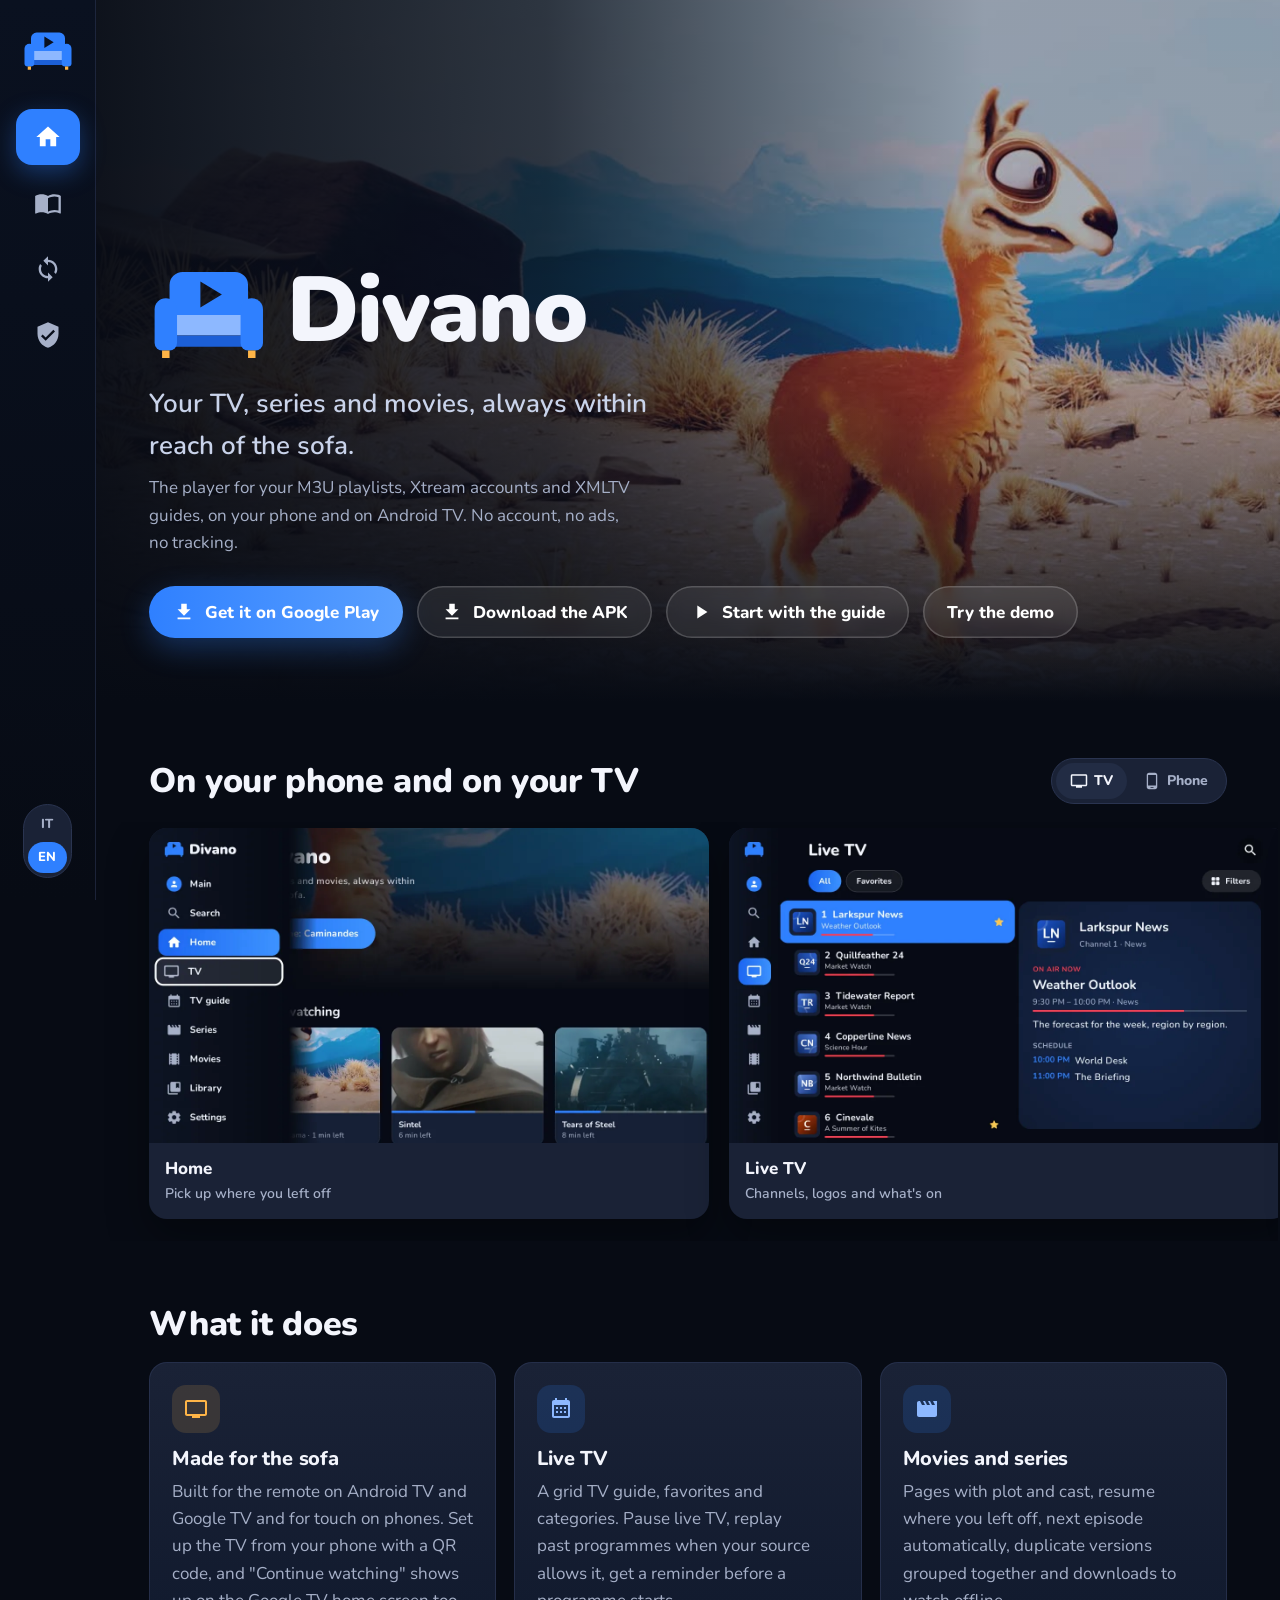
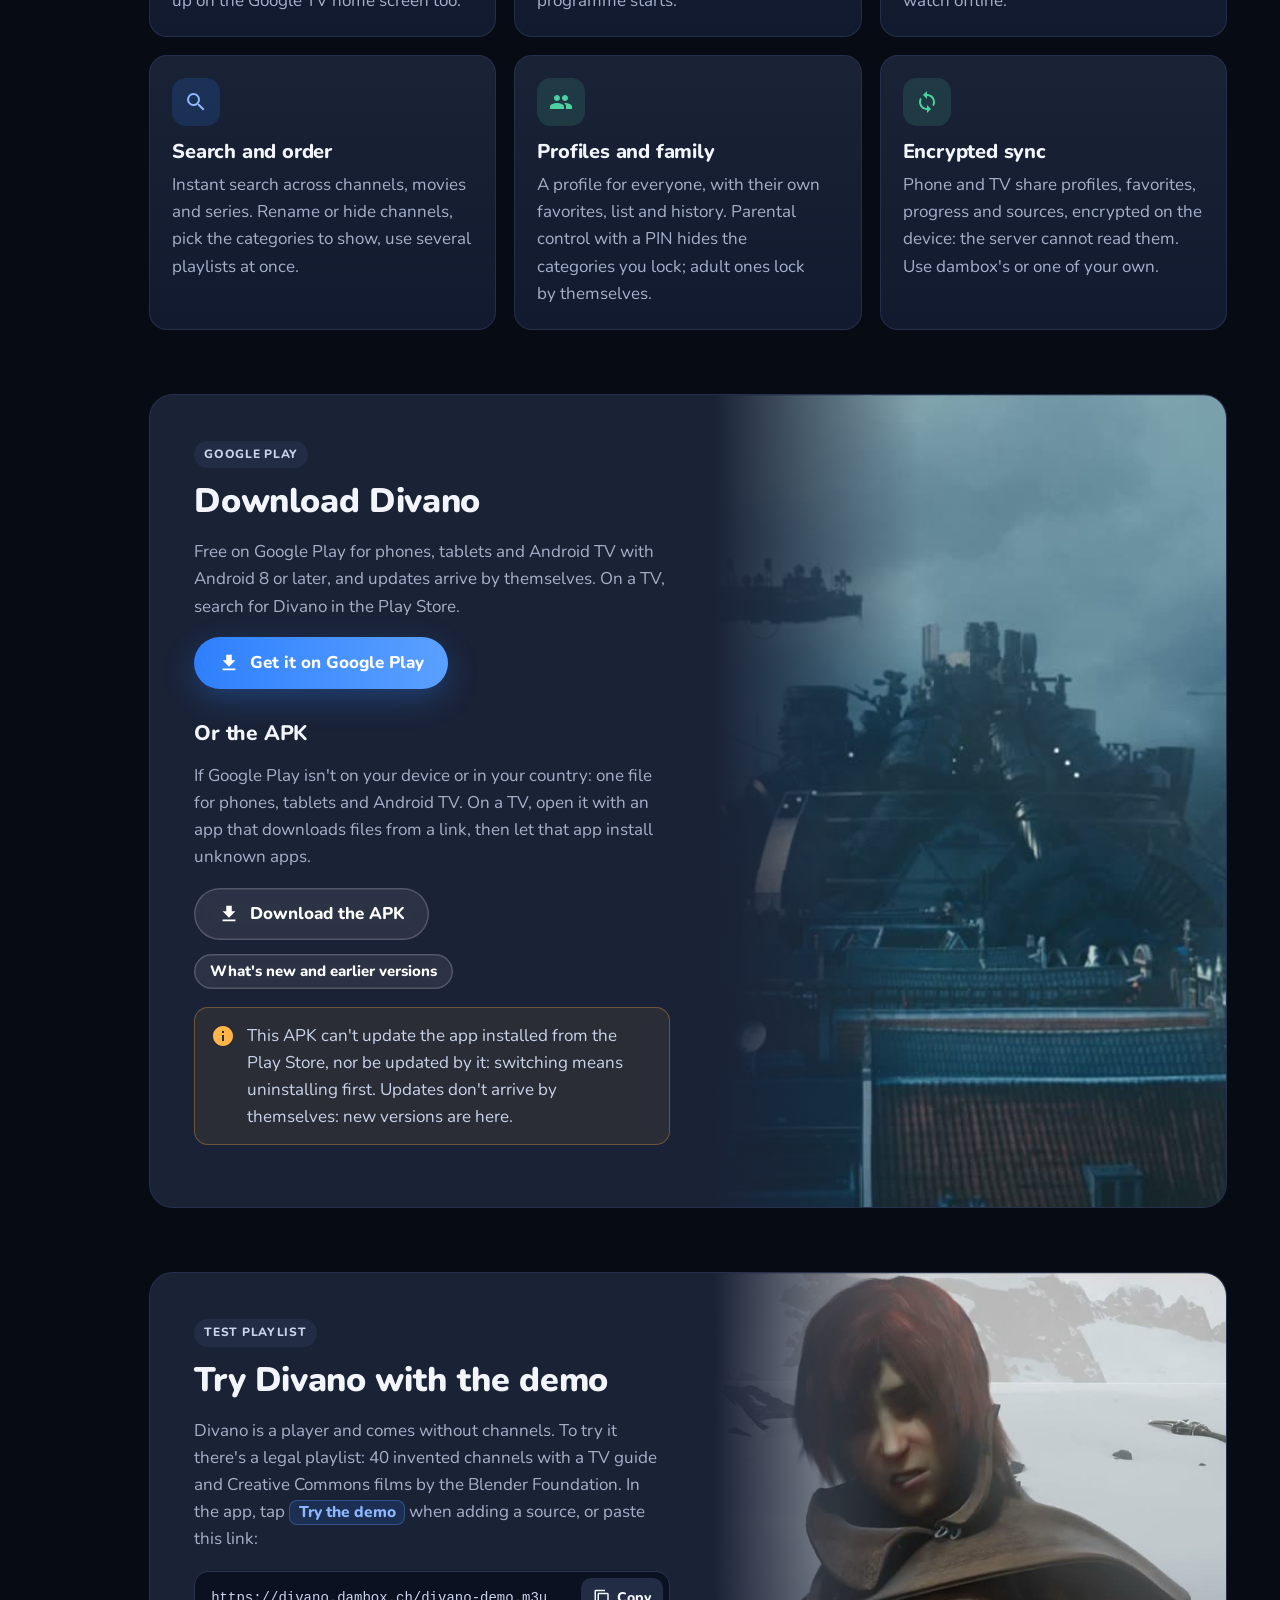
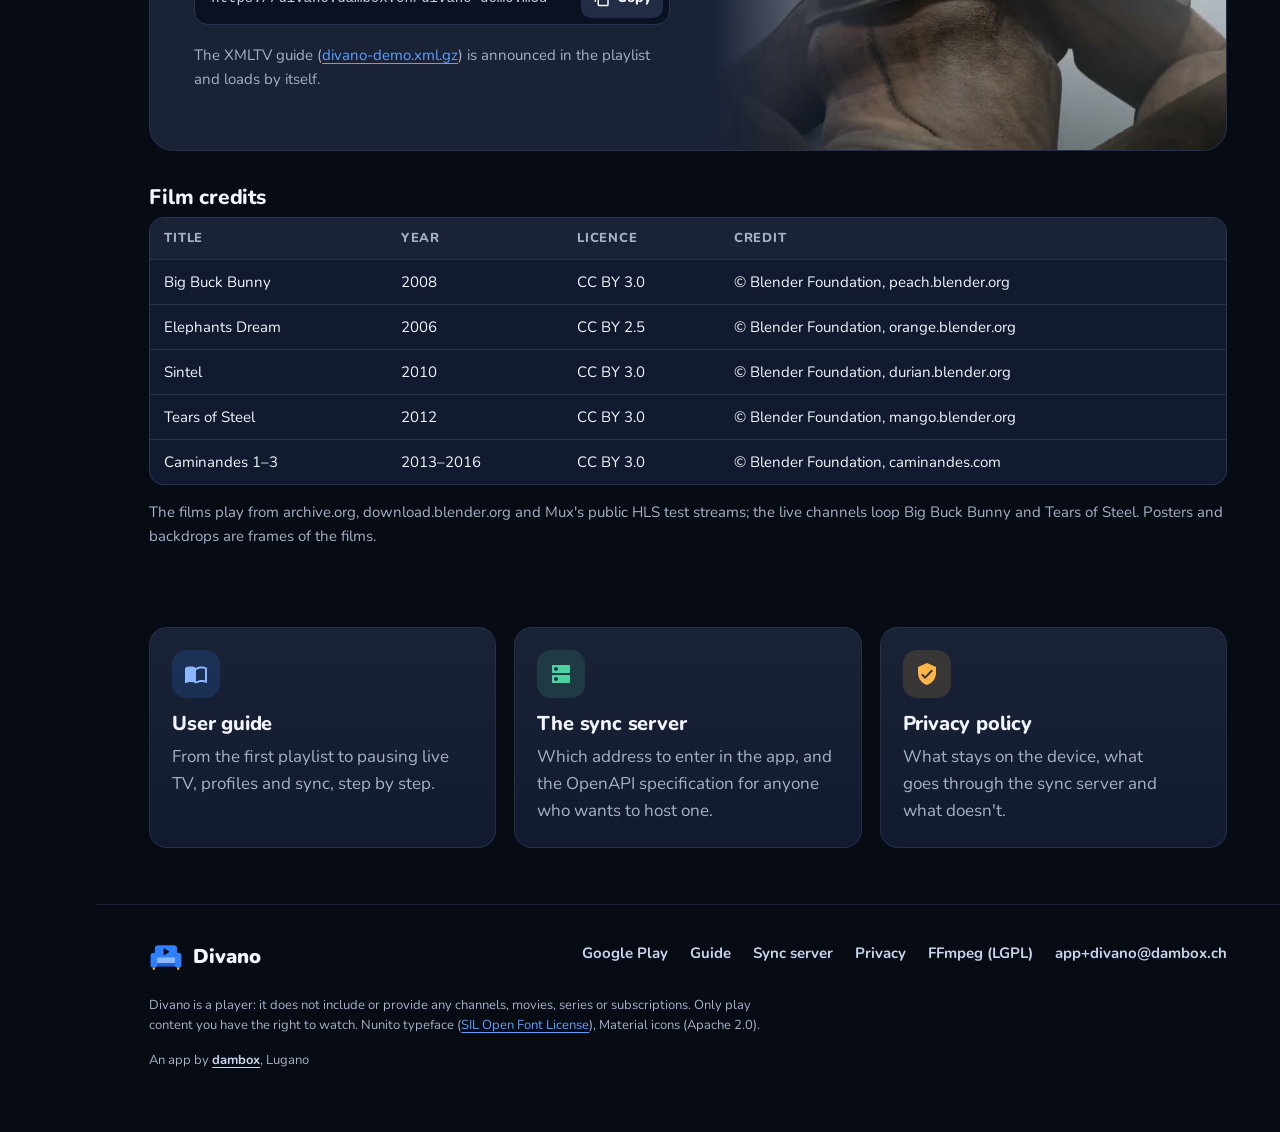
<file: index.html>
<!doctype html>
<html lang="it" data-title-it="Divano – Lettore IPTV per telefono e Android TV" data-title-en="Divano – IPTV player for phone and Android TV" data-description-it="Divano riproduce playlist M3U, account Xtream e guide XMLTV su telefono e Android TV. Gratis, senza account, pubblicità né tracciamento." data-description-en="Divano plays M3U playlists, Xtream accounts and XMLTV guides on phones and Android TV. Free, with no account, no ads and no tracking.">
<head>
<meta charset="utf-8">
<meta name="viewport" content="width=device-width, initial-scale=1, viewport-fit=cover">
<title>Divano – Lettore IPTV per telefono e Android TV</title>
<meta name="description" content="Divano riproduce playlist M3U, account Xtream e guide XMLTV su telefono e Android TV. Gratis, senza account, pubblicità né tracciamento.">
<meta name="theme-color" content="#070B14">
<link rel="alternate" hreflang="it" href="https://divano.dambox.ch/?lang=it">
<link rel="alternate" hreflang="en" href="https://divano.dambox.ch/?lang=en">
<link rel="alternate" hreflang="x-default" href="https://divano.dambox.ch/">
<meta property="og:type" content="website">
<meta property="og:site_name" content="Divano">
<meta property="og:url" content="https://divano.dambox.ch/">
<meta property="og:title" content="Divano – Lettore IPTV per telefono e Android TV">
<meta property="og:description" content="Divano riproduce playlist M3U, account Xtream e guide XMLTV su telefono e Android TV. Gratis, senza account, pubblicità né tracciamento.">
<meta property="og:locale" content="it_IT">
<meta property="og:locale:alternate" content="en_US">
<meta property="og:image" content="https://divano.dambox.ch/assets/og.jpg">
<meta property="og:image:width" content="1024">
<meta property="og:image:height" content="500">
<meta property="og:image:alt" content="Divano">
<meta name="twitter:card" content="summary_large_image">
<link rel="icon" href="assets/favicon-32.png" sizes="32x32">
<link rel="apple-touch-icon" href="assets/icon-180.png">
<link rel="preload" href="assets/nunito.ttf" as="font" type="font/ttf" crossorigin>
<link rel="stylesheet" href="assets/site.css?v=fe857396">
<script>!function(){var d=document.documentElement,q=new URLSearchParams(location.search).get("lang"),l=q;if(l!=="it"&&l!=="en"){try{l=localStorage.getItem("divano-lang")}catch(e){}}if(l!=="it"&&l!=="en")l=/^it\b/i.test(navigator.language||"")?"it":"en";d.dataset.lang=l;d.lang=l;var c=document.createElement("link"),a;c.rel="canonical";a=document.querySelector('link[hreflang="'+(q==="it"||q==="en"?q:"x-default")+'"]');if(a){c.href=a.href;document.head.appendChild(c)}}()</script>
<script src="assets/site.js?v=cee8cc9e" defer></script>
<script type="application/ld+json">{"@context": "https://schema.org", "@graph": [{"@type": "WebSite", "@id": "https://divano.dambox.ch/#website", "url": "https://divano.dambox.ch/", "name": "Divano", "inLanguage": ["it", "en"], "publisher": {"@id": "https://dambox.ch/#organization"}}, {"@type": "SoftwareApplication", "@id": "https://divano.dambox.ch/#app", "name": "Divano", "url": "https://divano.dambox.ch/", "description": "Divano riproduce playlist M3U, account Xtream e guide XMLTV su telefono e Android TV. Gratis, senza account, pubblicità né tracciamento.", "applicationCategory": "MultimediaApplication", "operatingSystem": "Android, Android TV", "installUrl": "https://play.google.com/store/apps/details?id=ch.dambox.divano", "offers": {"@type": "Offer", "price": "0", "priceCurrency": "CHF"}, "screenshot": ["https://divano.dambox.ch/assets/shots/it/tv-01-home.webp", "https://divano.dambox.ch/assets/shots/it/phone-01-home.webp"], "publisher": {"@id": "https://dambox.ch/#organization"}}, {"@type": "Organization", "@id": "https://dambox.ch/#organization", "name": "dambox Sagl", "url": "https://dambox.ch/"}]}</script>
</head>
<body>

<aside class="rail">
  <a class="brand" href="./" aria-label="Divano"><svg aria-hidden="true"><use href="assets/icons.svg#sofa"/></svg></a>
  <nav aria-label="Menu">
    <a class="tab" href="./" aria-current="page"><svg class="icon" aria-hidden="true"><use href="assets/icons.svg#home"/></svg><span class="tip"><span class="it">Home</span><span class="en">Home</span></span></a>
    <a class="tab" href="guide/"><svg class="icon" aria-hidden="true"><use href="assets/icons.svg#book"/></svg><span class="tip"><span class="it">Guida</span><span class="en">Guide</span></span></a>
    <a class="tab" href="sync/"><svg class="icon" aria-hidden="true"><use href="assets/icons.svg#sync"/></svg><span class="tip"><span class="it">Server di sincronizzazione</span><span class="en">Sync server</span></span></a>
    <a class="tab" href="privacy/"><svg class="icon" aria-hidden="true"><use href="assets/icons.svg#shield"/></svg><span class="tip">Privacy</span></a>
  </nav>
  <div class="spacer"></div>
  <div class="lang" role="group" aria-label="Lingua / Language"><button data-set-lang="it" aria-pressed="true">IT</button><button data-set-lang="en" aria-pressed="false">EN</button></div>
</aside>

<header class="topbar">
  <a class="brand" href="./"><svg aria-hidden="true"><use href="assets/icons.svg#sofa"/></svg>Divano</a>
  <div class="lang" role="group" aria-label="Lingua / Language"><button data-set-lang="it" aria-pressed="true">IT</button><button data-set-lang="en" aria-pressed="false">EN</button></div>
</header>

<main>
  <section class="hero">
    <div class="backdrop" style="background-image: url('art/backdrops/caminandes.jpg')"></div>
    <div class="wrap">
      <h1 class="logo"><svg aria-hidden="true"><use href="assets/icons.svg#sofa"/></svg>Divano</h1>
      <p class="tagline"><span class="it">TV, serie e film: sempre a portata di divano.</span><span class="en">Your TV, series and movies, always within reach of the sofa.</span></p>
      <p class="lead">
        <span class="it">Il lettore per le tue playlist M3U, i tuoi account Xtream e le guide XMLTV, sul telefono e su Android TV. Niente account, niente pubblicità, niente tracciamento.</span>
        <span class="en">The player for your M3U playlists, Xtream accounts and XMLTV guides, on your phone and on Android TV. No account, no ads, no tracking.</span>
      </p>
      <div class="actions">
        <a class="btn" href="https://play.google.com/store/apps/details?id=ch.dambox.divano"><svg class="icon" aria-hidden="true"><use href="assets/icons.svg#download"/></svg><span class="it">Scarica da Google Play</span><span class="en">Get it on Google Play</span></a>
        <a class="btn ghost" href="#apk"><svg class="icon" aria-hidden="true"><use href="assets/icons.svg#download"/></svg><span class="it">Scarica l'APK</span><span class="en">Download the APK</span></a>
        <a class="btn ghost" href="guide/"><svg class="icon" aria-hidden="true"><use href="assets/icons.svg#play"/></svg><span class="it">Inizia dalla guida</span><span class="en">Start with the guide</span></a>
        <a class="btn ghost" href="#demo"><span class="it">Prova la demo</span><span class="en">Try the demo</span></a>
      </div>
    </div>
  </section>

  <section class="block">
    <div class="wrap">
      <div class="row-title">
        <h2><span class="it">Sul telefono e sulla TV</span><span class="en">On your phone and on your TV</span></h2>
        <div class="segmented" role="group" data-shelf-switch="shots" aria-label="Device">
          <button data-device="tv" aria-pressed="true"><svg class="icon" aria-hidden="true"><use href="assets/icons.svg#tv"/></svg>TV</button>
          <button data-device="phone" aria-pressed="false"><svg class="icon" aria-hidden="true"><use href="assets/icons.svg#phone"/></svg><span class="it">Telefono</span><span class="en">Phone</span></button>
        </div>
      </div>
      <div class="shelf" id="shots">
        <figure class="shot tv" data-device="tv"><img loading="lazy" width="1280" height="720" src="assets/shots/it/tv-01-home.webp" data-shot="assets/shots/*/tv-01-home.webp" alt="La Home di Divano sulla TV: il menu laterale e Continua a guardare con Sintel e Tears of Steel" data-alt-it="La Home di Divano sulla TV: il menu laterale e Continua a guardare con Sintel e Tears of Steel" data-alt-en="Divano's Home on a TV: the side menu and Continue watching with Sintel and Tears of Steel"><figcaption>Home<small><span class="it">Riprendi da dove eri</span><span class="en">Pick up where you left off</span></small></figcaption></figure>
        <figure class="shot tv" data-device="tv"><img loading="lazy" width="1280" height="720" src="assets/shots/it/tv-02-live.webp" data-shot="assets/shots/*/tv-02-live.webp" alt="La lista dei canali in diretta sulla TV, con il programma in onda sul canale scelto" data-alt-it="La lista dei canali in diretta sulla TV, con il programma in onda sul canale scelto" data-alt-en="The live channel list on a TV, with what's on the selected channel"><figcaption><span class="it">TV in diretta</span><span class="en">Live TV</span><small><span class="it">Canali, loghi e cosa va in onda</span><span class="en">Channels, logos and what's on</span></small></figcaption></figure>
        <figure class="shot tv" data-device="tv"><img loading="lazy" width="1280" height="720" src="assets/shots/it/tv-03-guide.webp" data-shot="assets/shots/*/tv-03-guide.webp" alt="La guida TV a griglia sulla TV, con i programmi di ogni canale per orario" data-alt-it="La guida TV a griglia sulla TV, con i programmi di ogni canale per orario" data-alt-en="The grid TV guide on a TV, with each channel's programmes by time"><figcaption><span class="it">Guida TV</span><span class="en">TV guide</span><small><span class="it">La griglia dei programmi</span><span class="en">The programme grid</span></small></figcaption></figure>
        <figure class="shot tv" data-device="tv"><img loading="lazy" width="1280" height="720" src="assets/shots/it/tv-04-movie.webp" data-shot="assets/shots/*/tv-04-movie.webp" alt="La scheda del film Sintel sulla TV: trama, anno, genere, regia e cast" data-alt-it="La scheda del film Sintel sulla TV: trama, anno, genere, regia e cast" data-alt-en="The page of the film Sintel on a TV: plot, year, genre, director and cast"><figcaption><span class="it">Film</span><span class="en">Movies</span><small><span class="it">Trama, anno, genere e cast</span><span class="en">Plot, year, genre and cast</span></small></figcaption></figure>
        <figure class="shot tv" data-device="tv"><img loading="lazy" width="1280" height="720" src="assets/shots/it/tv-05-series.webp" data-shot="assets/shots/*/tv-05-series.webp" alt="La scheda della serie Caminandes sulla TV, con gli episodi visti e da vedere" data-alt-it="La scheda della serie Caminandes sulla TV, con gli episodi visti e da vedere" data-alt-en="The page of the series Caminandes on a TV, with watched and unwatched episodes"><figcaption><span class="it">Serie</span><span class="en">Series</span><small><span class="it">Stagioni ed episodi visti</span><span class="en">Seasons and watched episodes</span></small></figcaption></figure>
        <figure class="shot tv" data-device="tv"><img loading="lazy" width="1280" height="720" src="assets/shots/it/tv-08-profiles.webp" data-shot="assets/shots/*/tv-08-profiles.webp" alt="Chi guarda? sulla TV, con i profili Principale, Anna e Luca" data-alt-it="Chi guarda? sulla TV, con i profili Principale, Anna e Luca" data-alt-en="Who's watching? on a TV, with the profiles Main, Anna and Luca"><figcaption><span class="it">Profili</span><span class="en">Profiles</span><small><span class="it">Preferiti e cronologia per ognuno</span><span class="en">Favorites and history for everyone</span></small></figcaption></figure>
        <figure class="shot tv" data-device="tv"><img loading="lazy" width="1280" height="720" src="assets/shots/it/tv-09-together.webp" data-shot="assets/shots/*/tv-09-together.webp" alt="Una serie guardata insieme ad Anna sulla TV: Anna è avanti di un episodio" data-alt-it="Una serie guardata insieme ad Anna sulla TV: Anna è avanti di un episodio" data-alt-en="A series watched together with Anna on a TV: Anna is one episode ahead"><figcaption><span class="it">Guarda insieme</span><span class="en">Watch together</span><small><span class="it">Una serie, i progressi di tutti</span><span class="en">One series, everyone's progress</span></small></figcaption></figure>
        <figure class="shot tv" data-device="tv"><img loading="lazy" width="1280" height="720" src="assets/shots/it/tv-06-qr-setup.webp" data-shot="assets/shots/*/tv-06-qr-setup.webp" alt="La schermata Aggiungi una sorgente sulla TV, con il codice QR da inquadrare col telefono" data-alt-it="La schermata Aggiungi una sorgente sulla TV, con il codice QR da inquadrare col telefono" data-alt-en="The Add a source screen on a TV, with the QR code to scan with a phone"><figcaption><span class="it">Configura dal telefono</span><span class="en">Set up from your phone</span><small><span class="it">Un codice QR, niente telecomando</span><span class="en">A QR code, no remote typing</span></small></figcaption></figure>
        <figure class="shot tv" data-device="tv"><img loading="lazy" width="1280" height="720" src="assets/shots/it/tv-07-player.webp" data-shot="assets/shots/*/tv-07-player.webp" alt="Il player sulla TV durante la diretta: canale, programma ora e dopo, pausa e replay" data-alt-it="Il player sulla TV durante la diretta: canale, programma ora e dopo, pausa e replay" data-alt-en="The player on a TV during live TV: channel, now and next, pause and replay"><figcaption>Player<small><span class="it">Ora e dopo, pausa e replay</span><span class="en">Now and next, pause and replay</span></small></figcaption></figure>
        <figure class="shot phone" data-device="phone" hidden><img loading="lazy" width="540" height="960" src="assets/shots/it/phone-01-home.webp" data-shot="assets/shots/*/phone-01-home.webp" alt="La Home di Divano sul telefono, con Continua a guardare" data-alt-it="La Home di Divano sul telefono, con Continua a guardare" data-alt-en="Divano's Home on a phone, with Continue watching"><figcaption>Home</figcaption></figure>
        <figure class="shot phone" data-device="phone" hidden><img loading="lazy" width="540" height="960" src="assets/shots/it/phone-02-live.webp" data-shot="assets/shots/*/phone-02-live.webp" alt="La lista dei canali in diretta sul telefono" data-alt-it="La lista dei canali in diretta sul telefono" data-alt-en="The live channel list on a phone"><figcaption><span class="it">TV in diretta</span><span class="en">Live TV</span></figcaption></figure>
        <figure class="shot phone" data-device="phone" hidden><img loading="lazy" width="540" height="960" src="assets/shots/it/phone-03-guide.webp" data-shot="assets/shots/*/phone-03-guide.webp" alt="La guida TV a griglia sul telefono" data-alt-it="La guida TV a griglia sul telefono" data-alt-en="The grid TV guide on a phone"><figcaption><span class="it">Guida TV</span><span class="en">TV guide</span></figcaption></figure>
        <figure class="shot phone" data-device="phone" hidden><img loading="lazy" width="540" height="960" src="assets/shots/it/phone-04-movie.webp" data-shot="assets/shots/*/phone-04-movie.webp" alt="La scheda del film Sintel sul telefono" data-alt-it="La scheda del film Sintel sul telefono" data-alt-en="The page of the film Sintel on a phone"><figcaption><span class="it">Film</span><span class="en">Movies</span></figcaption></figure>
        <figure class="shot phone" data-device="phone" hidden><img loading="lazy" width="540" height="960" src="assets/shots/it/phone-05-series.webp" data-shot="assets/shots/*/phone-05-series.webp" alt="La scheda della serie Caminandes sul telefono, con gli episodi" data-alt-it="La scheda della serie Caminandes sul telefono, con gli episodi" data-alt-en="The page of the series Caminandes on a phone, with its episodes"><figcaption><span class="it">Serie</span><span class="en">Series</span></figcaption></figure>
        <figure class="shot phone" data-device="phone" hidden><img loading="lazy" width="540" height="960" src="assets/shots/it/phone-07-profiles.webp" data-shot="assets/shots/*/phone-07-profiles.webp" alt="Chi guarda? sul telefono, con tre profili" data-alt-it="Chi guarda? sul telefono, con tre profili" data-alt-en="Who's watching? on a phone, with three profiles"><figcaption><span class="it">Profili</span><span class="en">Profiles</span></figcaption></figure>
        <figure class="shot phone" data-device="phone" hidden><img loading="lazy" width="540" height="960" src="assets/shots/it/phone-08-together.webp" data-shot="assets/shots/*/phone-08-together.webp" alt="Una serie guardata insieme ad Anna sul telefono" data-alt-it="Una serie guardata insieme ad Anna sul telefono" data-alt-en="A series watched together with Anna on a phone"><figcaption><span class="it">Guarda insieme</span><span class="en">Watch together</span></figcaption></figure>
        <figure class="shot tv land" data-device="phone" hidden><div class="frame"><img class="ghost" loading="lazy" src="assets/shots/it/phone-06-player.webp" data-shot="assets/shots/*/phone-06-player.webp" alt="" aria-hidden="true"><img loading="lazy" width="1280" height="720" src="assets/shots/it/phone-06-player.webp" data-shot="assets/shots/*/phone-06-player.webp" alt="Il player sul telefono in orizzontale, durante la diretta" data-alt-it="Il player sul telefono in orizzontale, durante la diretta" data-alt-en="The player on a phone in landscape, during live TV"></div><figcaption>Player</figcaption></figure>
      </div>
    </div>
  </section>

  <section class="block">
    <div class="wrap">
      <div class="row-title"><h2><span class="it">Cosa fa</span><span class="en">What it does</span></h2></div>
      <div class="grid">
        <div class="card">
          <div class="glyph warm"><svg class="icon" aria-hidden="true"><use href="assets/icons.svg#tv"/></svg></div>
          <h3><span class="it">Comodo sul divano</span><span class="en">Made for the sofa</span></h3>
          <p class="it">Pensato per il telecomando su Android TV e Google TV e per il tocco sul telefono. Configuri la TV dal telefono con un codice QR, e "Continua a guardare" compare anche nella home di Google TV.</p>
          <p class="en">Built for the remote on Android TV and Google TV and for touch on phones. Set up the TV from your phone with a QR code, and "Continue watching" shows up on the Google TV home screen too.</p>
        </div>
        <div class="card">
          <div class="glyph"><svg class="icon" aria-hidden="true"><use href="assets/icons.svg#guide"/></svg></div>
          <h3><span class="it">TV in diretta</span><span class="en">Live TV</span></h3>
          <p class="it">Guida TV a griglia, preferiti e categorie. Metti in pausa la diretta, rivedi i programmi passati se la sorgente lo permette, ricevi un promemoria prima che inizi un programma.</p>
          <p class="en">A grid TV guide, favorites and categories. Pause live TV, replay past programmes when your source allows it, get a reminder before a programme starts.</p>
        </div>
        <div class="card">
          <div class="glyph"><svg class="icon" aria-hidden="true"><use href="assets/icons.svg#movie"/></svg></div>
          <h3><span class="it">Film e serie</span><span class="en">Movies and series</span></h3>
          <p class="it">Schede con trama e cast, ripresa da dove eri, episodio successivo automatico, versioni doppie raggruppate e download per guardare offline.</p>
          <p class="en">Pages with plot and cast, resume where you left off, next episode automatically, duplicate versions grouped together and downloads to watch offline.</p>
        </div>
        <div class="card">
          <div class="glyph"><svg class="icon" aria-hidden="true"><use href="assets/icons.svg#search"/></svg></div>
          <h3><span class="it">Ricerca e ordine</span><span class="en">Search and order</span></h3>
          <p class="it">Ricerca istantanea su canali, film e serie. Rinomina o nascondi canali, scegli le categorie da mostrare, usa più playlist insieme.</p>
          <p class="en">Instant search across channels, movies and series. Rename or hide channels, pick the categories to show, use several playlists at once.</p>
        </div>
        <div class="card">
          <div class="glyph green"><svg class="icon" aria-hidden="true"><use href="assets/icons.svg#people"/></svg></div>
          <h3><span class="it">Profili e famiglia</span><span class="en">Profiles and family</span></h3>
          <p class="it">Un profilo per ognuno, con preferiti, lista e cronologia propri. Il controllo parentale con PIN nasconde le categorie che blocchi; quelle per adulti si bloccano da sole.</p>
          <p class="en">A profile for everyone, with their own favorites, list and history. Parental control with a PIN hides the categories you lock; adult ones lock by themselves.</p>
        </div>
        <div class="card">
          <div class="glyph green"><svg class="icon" aria-hidden="true"><use href="assets/icons.svg#sync"/></svg></div>
          <h3><span class="it">Sincronizzazione cifrata</span><span class="en">Encrypted sync</span></h3>
          <p class="it">Telefono e TV condividono profili, preferiti, progressi e sorgenti, cifrati sul dispositivo: il server non può leggerli. Usa quello di dambox o uno tuo.</p>
          <p class="en">Phone and TV share profiles, favorites, progress and sources, encrypted on the device: the server cannot read them. Use dambox's or one of your own.</p>
        </div>
      </div>
    </div>
  </section>

  <section class="block" id="download">
    <div class="wrap">
      <div class="feature">
        <div class="text">
          <span class="badge">Google Play</span>
          <h2 style="margin-top:14px"><span class="it">Scarica Divano</span><span class="en">Download Divano</span></h2>
          <p class="it muted">Gratis su Google Play per telefoni, tablet e Android TV con Android 8 o successivo, e gli aggiornamenti arrivano da soli. Sulla TV cerca Divano nel Play Store.</p>
          <p class="en muted">Free on Google Play for phones, tablets and Android TV with Android 8 or later, and updates arrive by themselves. On a TV, search for Divano in the Play Store.</p>
          <div class="actions">
            <a class="btn" href="https://play.google.com/store/apps/details?id=ch.dambox.divano"><svg class="icon" aria-hidden="true"><use href="assets/icons.svg#download"/></svg><span class="it">Scarica da Google Play</span><span class="en">Get it on Google Play</span></a>
          </div>
          <h3 id="apk" style="margin-top:32px"><span class="it">Oppure l'APK</span><span class="en">Or the APK</span></h3>
          <p class="it muted">Se Google Play non c'è sul tuo dispositivo o nel tuo paese: un solo file per telefoni, tablet e Android TV. Sulla TV aprilo con un'app che scarica file da un link, poi consenti a quell'app di installare app sconosciute.</p>
          <p class="en muted">If Google Play isn't on your device or in your country: one file for phones, tablets and Android TV. On a TV, open it with an app that downloads files from a link, then let that app install unknown apps.</p>
          <div class="actions">
            <a class="btn ghost" href="https://github.com/davidnussio/divano-demo/releases/latest/download/divano.apk"><svg class="icon" aria-hidden="true"><use href="assets/icons.svg#download"/></svg><span class="it">Scarica l'APK</span><span class="en">Download the APK</span></a>
            <a class="btn ghost small" href="https://github.com/davidnussio/divano-demo/releases"><span class="it">Novità e versioni precedenti</span><span class="en">What's new and earlier versions</span></a>
          </div>
          <div class="note warm"><svg class="icon" aria-hidden="true"><use href="assets/icons.svg#info"/></svg><p><span class="it">Questo APK non aggiorna l'app installata dal Play Store e non viene aggiornato da essa: per passare dall'una all'altra va prima disinstallata. Gli aggiornamenti non arrivano da soli: le nuove versioni sono qui.</span><span class="en">This APK can't update the app installed from the Play Store, nor be updated by it: switching means uninstalling first. Updates don't arrive by themselves: new versions are here.</span></p></div>
        </div>
        <div class="art" style="background-image: url('art/backdrops/tos.jpg')"></div>
      </div>
    </div>
  </section>

  <section class="block" id="demo">
    <div class="wrap">
      <div class="feature">
        <div class="text">
          <span class="badge"><span class="it">Playlist di prova</span><span class="en">Test playlist</span></span>
          <h2 style="margin-top:14px"><span class="it">Prova Divano con la demo</span><span class="en">Try Divano with the demo</span></h2>
          <p class="it muted">Divano è un lettore e non contiene canali. Per provarlo c'è una playlist legale: 40 canali inventati con guida TV e film del Blender Foundation in Creative Commons. Nell'app tocca <span class="ui">Prova la demo</span> quando aggiungi una sorgente, oppure incolla questo link:</p>
          <p class="en muted">Divano is a player and comes without channels. To try it there's a legal playlist: 40 invented channels with a TV guide and Creative Commons films by the Blender Foundation. In the app, tap <span class="ui">Try the demo</span> when adding a source, or paste this link:</p>
          <div class="copy-field">
            <code>https://divano.dambox.ch/divano-demo.m3u</code>
            <button type="button" data-copy="https://divano.dambox.ch/divano-demo.m3u"><svg class="icon" aria-hidden="true"><use href="assets/icons.svg#copy"/></svg><span class="it">Copia</span><span class="en">Copy</span></button>
          </div>
          <p class="muted" style="font-size:15px"><span class="it">La guida XMLTV (<a href="divano-demo.xml.gz">divano-demo.xml.gz</a>) è annunciata nella playlist e si carica da sola.</span><span class="en">The XMLTV guide (<a href="divano-demo.xml.gz">divano-demo.xml.gz</a>) is announced in the playlist and loads by itself.</span></p>
        </div>
        <div class="art" style="background-image: url('art/backdrops/sintel.jpg')"></div>
      </div>

      <h3><span class="it">Crediti dei film</span><span class="en">Film credits</span></h3>
      <div class="table">
        <table>
          <thead><tr><th><span class="it">Titolo</span><span class="en">Title</span></th><th><span class="it">Anno</span><span class="en">Year</span></th><th><span class="it">Licenza</span><span class="en">Licence</span></th><th><span class="it">Crediti</span><span class="en">Credit</span></th></tr></thead>
          <tbody>
            <tr><td>Big Buck Bunny</td><td>2008</td><td>CC BY 3.0</td><td>© Blender Foundation, peach.blender.org</td></tr>
            <tr><td>Elephants Dream</td><td>2006</td><td>CC BY 2.5</td><td>© Blender Foundation, orange.blender.org</td></tr>
            <tr><td>Sintel</td><td>2010</td><td>CC BY 3.0</td><td>© Blender Foundation, durian.blender.org</td></tr>
            <tr><td>Tears of Steel</td><td>2012</td><td>CC BY 3.0</td><td>© Blender Foundation, mango.blender.org</td></tr>
            <tr><td>Caminandes 1–3</td><td>2013–2016</td><td>CC BY 3.0</td><td>© Blender Foundation, caminandes.com</td></tr>
          </tbody>
        </table>
      </div>
      <p class="muted" style="font-size:15px">
        <span class="it">I film vengono riprodotti da archive.org, download.blender.org e dai flussi HLS di prova pubblici di Mux; i canali in diretta ripetono Big Buck Bunny e Tears of Steel. Locandine e sfondi sono fotogrammi dei film.</span>
        <span class="en">The films play from archive.org, download.blender.org and Mux's public HLS test streams; the live channels loop Big Buck Bunny and Tears of Steel. Posters and backdrops are frames of the films.</span>
      </p>
    </div>
  </section>

  <section class="block">
    <div class="wrap">
      <div class="grid">
        <a class="card" href="guide/">
          <div class="glyph"><svg class="icon" aria-hidden="true"><use href="assets/icons.svg#book"/></svg></div>
          <h3><span class="it">Guida all'uso</span><span class="en">User guide</span></h3>
          <p class="it">Dalla prima playlist alla pausa della diretta, ai profili e alla sincronizzazione, passo per passo.</p>
          <p class="en">From the first playlist to pausing live TV, profiles and sync, step by step.</p>
        </a>
        <a class="card" href="sync/">
          <div class="glyph green"><svg class="icon" aria-hidden="true"><use href="assets/icons.svg#server"/></svg></div>
          <h3><span class="it">Il server di sincronizzazione</span><span class="en">The sync server</span></h3>
          <p class="it">Quale indirizzo scrivere nell'app, e la specifica OpenAPI per chi vuole ospitarne uno da sé.</p>
          <p class="en">Which address to enter in the app, and the OpenAPI specification for anyone who wants to host one.</p>
        </a>
        <a class="card" href="privacy/">
          <div class="glyph warm"><svg class="icon" aria-hidden="true"><use href="assets/icons.svg#shield"/></svg></div>
          <h3><span class="it">Informativa sulla privacy</span><span class="en">Privacy policy</span></h3>
          <p class="it">Quali dati restano sul dispositivo, cosa passa dal server di sincronizzazione e cosa no.</p>
          <p class="en">What stays on the device, what goes through the sync server and what doesn't.</p>
        </a>
      </div>
    </div>
  </section>

  <footer class="site">
    <div class="wrap">
      <div class="cols">
        <div class="brandline"><svg aria-hidden="true"><use href="assets/icons.svg#sofa"/></svg>Divano</div>
        <nav aria-label="Footer">
          <a href="https://play.google.com/store/apps/details?id=ch.dambox.divano">Google Play</a>
          <a href="guide/"><span class="it">Guida</span><span class="en">Guide</span></a>
          <a href="sync/"><span class="it">Server di sincronizzazione</span><span class="en">Sync server</span></a>
          <a href="privacy/">Privacy</a>
          <a href="ffmpeg/">FFmpeg (LGPL)</a>
          <a href="mailto:app+divano@dambox.ch">app+divano@dambox.ch</a>
        </nav>
      </div>
      <p class="fine">
        <span class="it">Divano è un lettore: non contiene e non fornisce canali, film, serie o abbonamenti. Usa solo contenuti che hai il diritto di guardare.</span>
        <span class="en">Divano is a player: it does not include or provide any channels, movies, series or subscriptions. Only play content you have the right to watch.</span>
        <span class="it">Carattere Nunito (<a href="assets/NUNITO_OFL.txt">SIL Open Font License</a>), icone Material (Apache 2.0).</span>
        <span class="en">Nunito typeface (<a href="assets/NUNITO_OFL.txt">SIL Open Font License</a>), Material icons (Apache 2.0).</span>
      </p>
      <p class="by"><span class="it">Un'app di</span><span class="en">An app by</span> <a href="https://dambox.ch/">dambox</a>, Lugano</p>
    </div>
  </footer>
</main>

<nav class="tabbar" aria-label="Menu">
  <a href="./" aria-current="page"><span class="pill"><svg class="icon" aria-hidden="true"><use href="assets/icons.svg#home"/></svg></span>Home</a>
  <a href="guide/"><span class="pill"><svg class="icon" aria-hidden="true"><use href="assets/icons.svg#book"/></svg></span><span class="it">Guida</span><span class="en">Guide</span></a>
  <a href="sync/"><span class="pill"><svg class="icon" aria-hidden="true"><use href="assets/icons.svg#sync"/></svg></span>Sync</a>
  <a href="privacy/"><span class="pill"><svg class="icon" aria-hidden="true"><use href="assets/icons.svg#shield"/></svg></span>Privacy</a>
</nav>
</body>
</html>
</file>
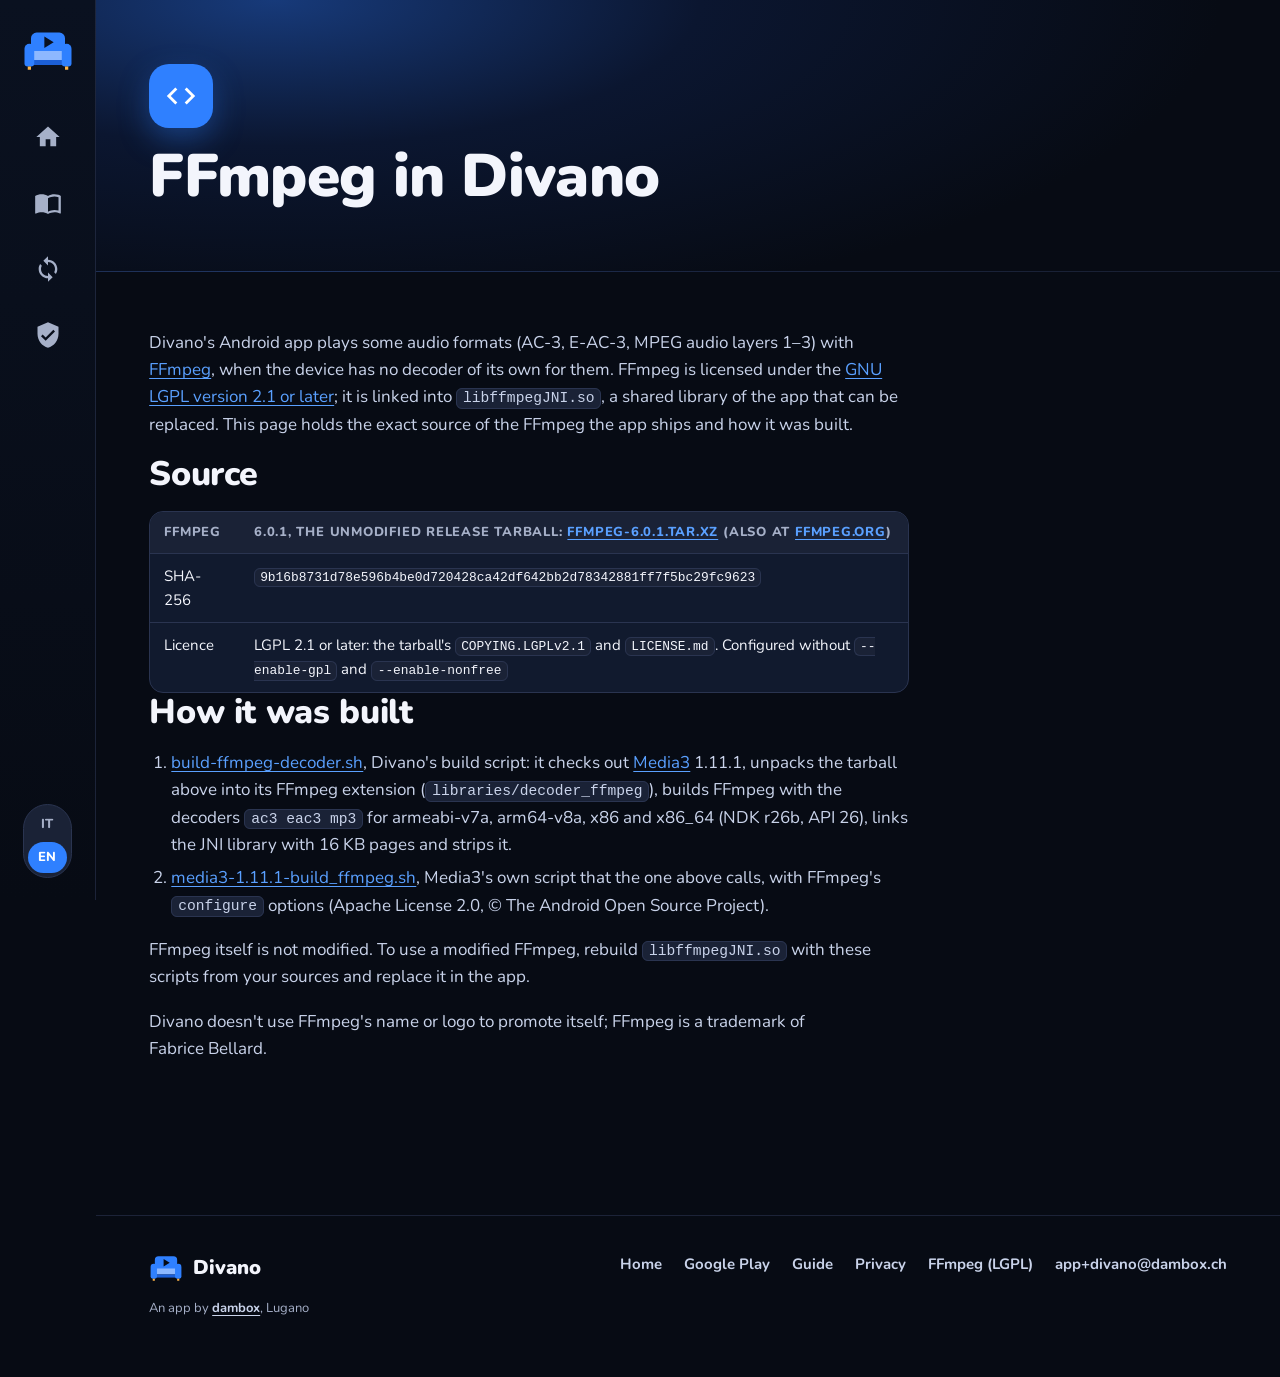
<file: ffmpeg/index.html>
<!doctype html>
<html lang="it" data-title-it="FFmpeg in Divano: LGPL source" data-title-en="FFmpeg in Divano: LGPL source" data-description-it="The exact LGPL source of the FFmpeg that Divano ships, and how it was built." data-description-en="The exact LGPL source of the FFmpeg that Divano ships, and how it was built.">
<head>
<meta charset="utf-8">
<meta name="viewport" content="width=device-width, initial-scale=1, viewport-fit=cover">
<title>FFmpeg in Divano: LGPL source</title>
<meta name="description" content="The exact LGPL source of the FFmpeg that Divano ships, and how it was built.">
<meta name="theme-color" content="#070B14">
<link rel="canonical" href="https://divano.dambox.ch/ffmpeg/">
<meta property="og:type" content="website">
<meta property="og:site_name" content="Divano">
<meta property="og:url" content="https://divano.dambox.ch/ffmpeg/">
<meta property="og:title" content="FFmpeg in Divano: LGPL source">
<meta property="og:description" content="The exact LGPL source of the FFmpeg that Divano ships, and how it was built.">
<meta property="og:locale" content="en_US">
<meta property="og:image" content="https://divano.dambox.ch/assets/og.jpg">
<meta property="og:image:width" content="1024">
<meta property="og:image:height" content="500">
<meta property="og:image:alt" content="Divano">
<meta name="twitter:card" content="summary_large_image">
<link rel="icon" href="../assets/favicon-32.png" sizes="32x32">
<link rel="apple-touch-icon" href="../assets/icon-180.png">
<link rel="preload" href="../assets/nunito.ttf" as="font" type="font/ttf" crossorigin>
<link rel="stylesheet" href="../assets/site.css?v=fe857396">
<script>!function(){var d=document.documentElement,q=new URLSearchParams(location.search).get("lang"),l=q;if(l!=="it"&&l!=="en"){try{l=localStorage.getItem("divano-lang")}catch(e){}}if(l!=="it"&&l!=="en")l=/^it\b/i.test(navigator.language||"")?"it":"en";d.dataset.lang=l;d.lang=l;var c=document.createElement("link"),a;c.rel="canonical";a=document.querySelector('link[hreflang="'+(q==="it"||q==="en"?q:"x-default")+'"]');if(a){c.href=a.href;document.head.appendChild(c)}}()</script>
<script src="../assets/site.js?v=cee8cc9e" defer></script>
</head>
<body>

<aside class="rail">
  <a class="brand" href="../" aria-label="Divano"><svg aria-hidden="true"><use href="../assets/icons.svg#sofa"/></svg></a>
  <nav aria-label="Menu">
    <a class="tab" href="../"><svg class="icon" aria-hidden="true"><use href="../assets/icons.svg#home"/></svg><span class="tip">Home</span></a>
    <a class="tab" href="../guide/"><svg class="icon" aria-hidden="true"><use href="../assets/icons.svg#book"/></svg><span class="tip"><span class="it">Guida</span><span class="en">Guide</span></span></a>
    <a class="tab" href="../sync/"><svg class="icon" aria-hidden="true"><use href="../assets/icons.svg#sync"/></svg><span class="tip"><span class="it">Server di sincronizzazione</span><span class="en">Sync server</span></span></a>
    <a class="tab" href="../privacy/"><svg class="icon" aria-hidden="true"><use href="../assets/icons.svg#shield"/></svg><span class="tip">Privacy</span></a>
  </nav>
  <div class="spacer"></div>
  <div class="lang" role="group" aria-label="Lingua / Language"><button data-set-lang="it" aria-pressed="true">IT</button><button data-set-lang="en" aria-pressed="false">EN</button></div>
</aside>

<header class="topbar">
  <a class="brand" href="../"><svg aria-hidden="true"><use href="../assets/icons.svg#sofa"/></svg>Divano</a>
  <div class="lang" role="group" aria-label="Lingua / Language"><button data-set-lang="it" aria-pressed="true">IT</button><button data-set-lang="en" aria-pressed="false">EN</button></div>
</header>

<main>
  <section class="page-hero">
    <div class="wrap">
      <div class="icon-badge"><svg class="icon" aria-hidden="true"><use href="../assets/icons.svg#code"/></svg></div>
      <h1>FFmpeg in Divano</h1>
    </div>
  </section>
  <div class="wrap"><div class="prose" style="padding-top:40px;padding-bottom:72px">
<section lang="en"><p>Divano's Android app plays some audio formats (AC-3, E-AC-3, MPEG audio layers 1–3) with <a href="https://ffmpeg.org">FFmpeg</a>, when the device has no decoder of its own for them. FFmpeg is licensed under the <a href="https://www.gnu.org/licenses/old-licenses/lgpl-2.1.html">GNU LGPL version 2.1 or later</a>; it is linked into <code>libffmpegJNI.so</code>, a shared library of the app that can be replaced. This page holds the exact source of the FFmpeg the app ships and how it was built.</p>
<h2>Source</h2>
<div class="table"><table><thead><tr><th>FFmpeg</th><th>6.0.1, the unmodified release tarball: <a href="ffmpeg-6.0.1.tar.xz">ffmpeg-6.0.1.tar.xz</a> (also at <a href="https://ffmpeg.org/releases/ffmpeg-6.0.1.tar.xz">ffmpeg.org</a>)</th></tr></thead><tbody><tr><td>SHA-256</td><td><code>9b16b8731d78e596b4be0d720428ca42df642bb2d78342881ff7f5bc29fc9623</code></td></tr><tr><td>Licence</td><td>LGPL 2.1 or later: the tarball's <code>COPYING.LGPLv2.1</code> and <code>LICENSE.md</code>. Configured without <code>--enable-gpl</code> and <code>--enable-nonfree</code></td></tr></tbody></table></div>
<h2>How it was built</h2>
<ol><li><a href="build-ffmpeg-decoder.sh">build-ffmpeg-decoder.sh</a>, Divano's build script: it checks out <a href="https://github.com/androidx/media">Media3</a> 1.11.1, unpacks the tarball above into its FFmpeg extension (<code>libraries/decoder_ffmpeg</code>), builds FFmpeg with the decoders <code>ac3 eac3 mp3</code> for armeabi-v7a, arm64-v8a, x86 and x86_64 (NDK r26b, API 26), links the JNI library with 16 KB pages and strips it.</li><li><a href="media3-1.11.1-build_ffmpeg.sh">media3-1.11.1-build_ffmpeg.sh</a>, Media3's own script that the one above calls, with FFmpeg's <code>configure</code> options (Apache License 2.0, © The Android Open Source Project).</li></ol>
<p>FFmpeg itself is not modified. To use a modified FFmpeg, rebuild <code>libffmpegJNI.so</code> with these scripts from your sources and replace it in the app.</p>
<p>Divano doesn't use FFmpeg's name or logo to promote itself; FFmpeg is a trademark of Fabrice Bellard.</p></section>
  </div></div>

  <footer class="site">
    <div class="wrap">
      <div class="cols">
        <div class="brandline"><svg aria-hidden="true"><use href="../assets/icons.svg#sofa"/></svg>Divano</div>
        <nav aria-label="Footer">
          <a href="../">Home</a>
          <a href="https://play.google.com/store/apps/details?id=ch.dambox.divano">Google Play</a>
          <a href="../guide/"><span class="it">Guida</span><span class="en">Guide</span></a>
          <a href="../privacy/">Privacy</a>
          <a href="../ffmpeg/">FFmpeg (LGPL)</a>
          <a href="mailto:app+divano@dambox.ch">app+divano@dambox.ch</a>
        </nav>
      </div>
      <p class="by"><span class="it">Un'app di</span><span class="en">An app by</span> <a href="https://dambox.ch/">dambox</a>, Lugano</p>
    </div>
  </footer>
</main>

<nav class="tabbar" aria-label="Menu">
  <a href="../"><span class="pill"><svg class="icon" aria-hidden="true"><use href="../assets/icons.svg#home"/></svg></span>Home</a>
  <a href="../guide/"><span class="pill"><svg class="icon" aria-hidden="true"><use href="../assets/icons.svg#book"/></svg></span><span class="it">Guida</span><span class="en">Guide</span></a>
  <a href="../sync/"><span class="pill"><svg class="icon" aria-hidden="true"><use href="../assets/icons.svg#sync"/></svg></span>Sync</a>
  <a href="../privacy/"><span class="pill"><svg class="icon" aria-hidden="true"><use href="../assets/icons.svg#shield"/></svg></span>Privacy</a>
</nav>
</body>
</html>
</file>
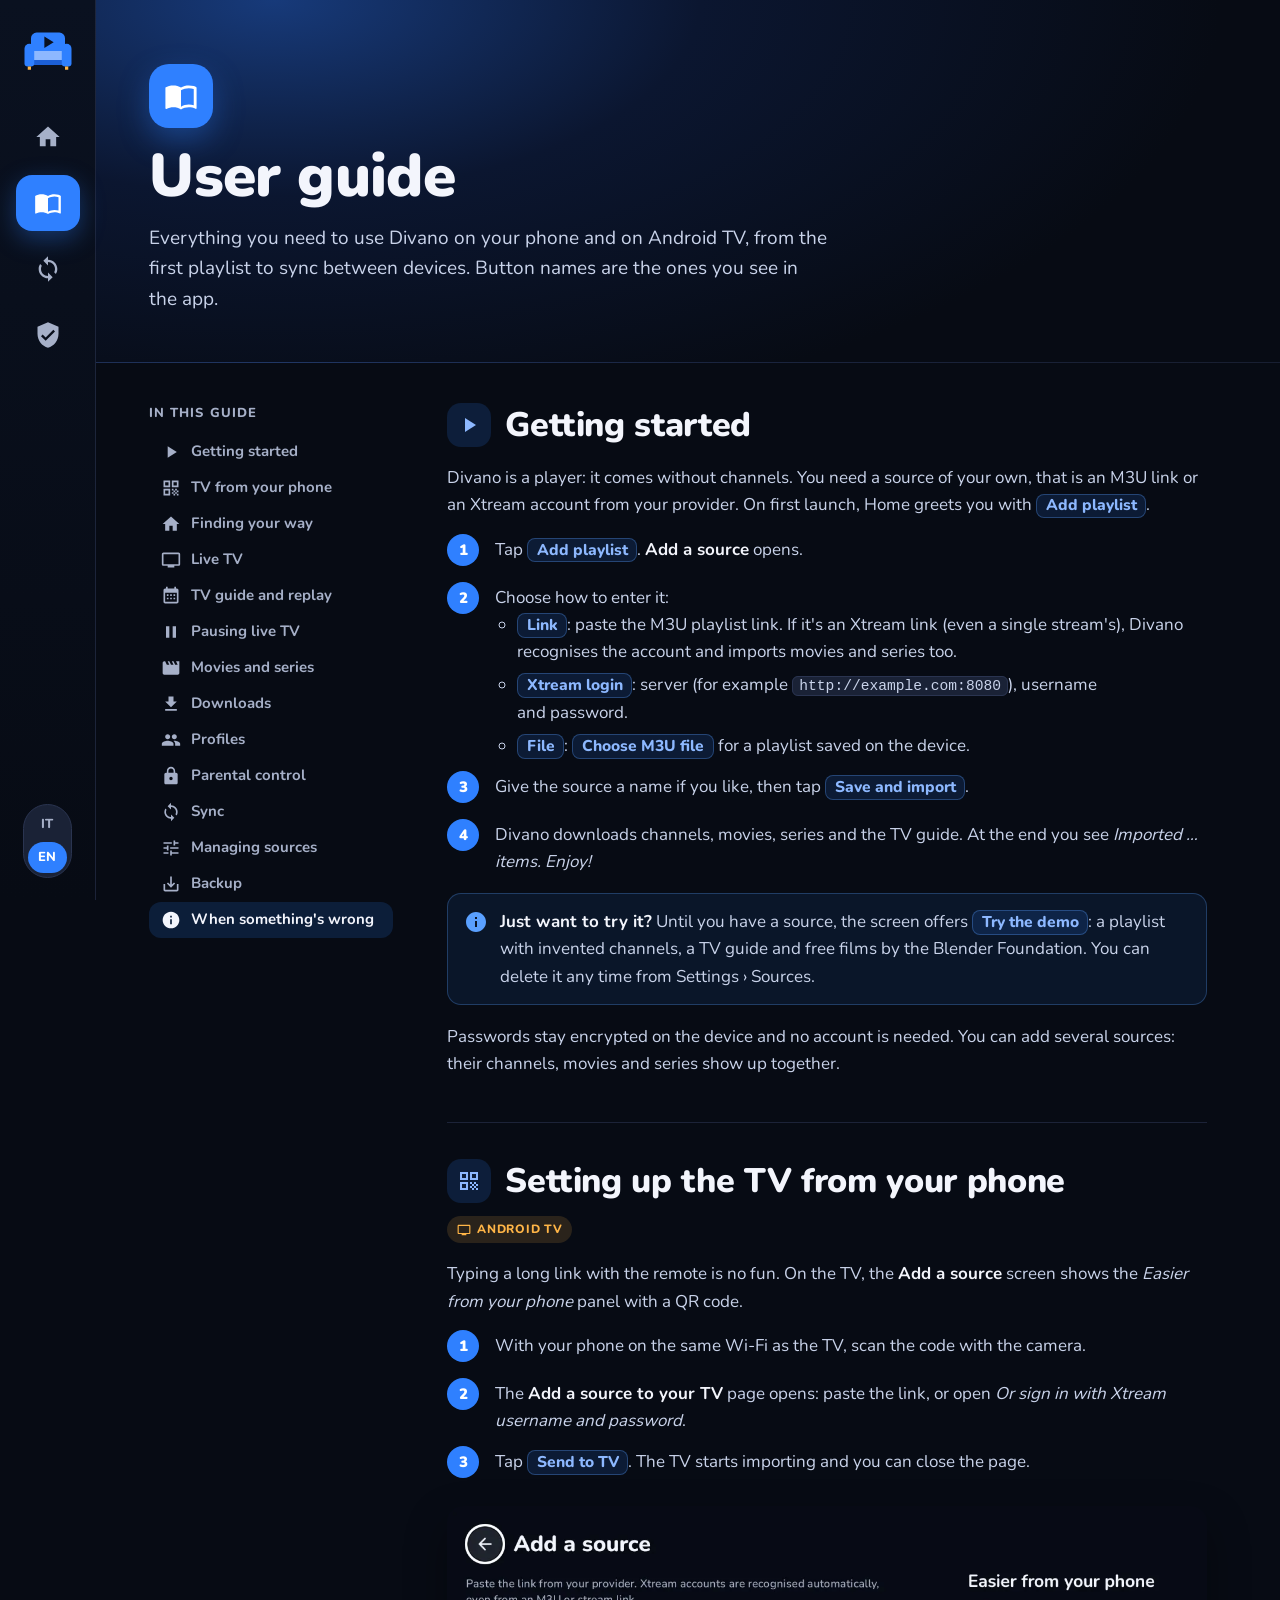
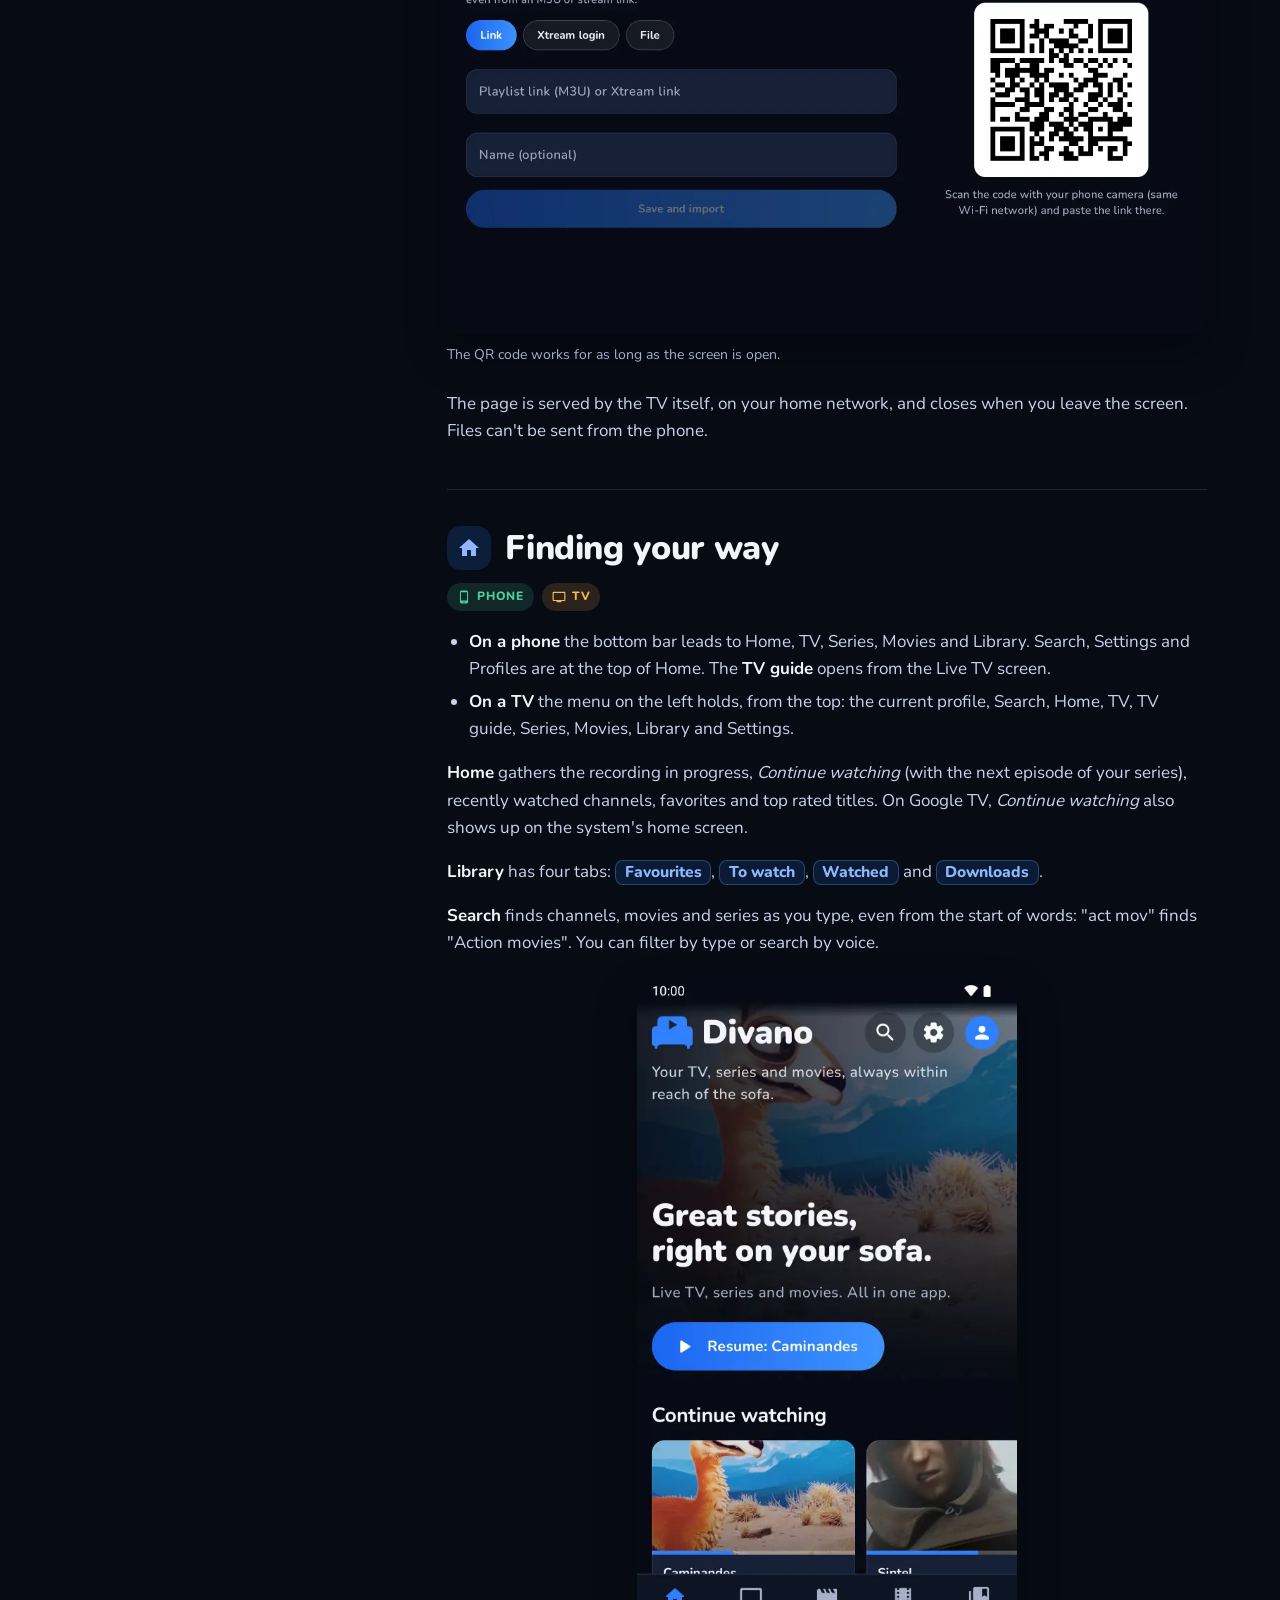
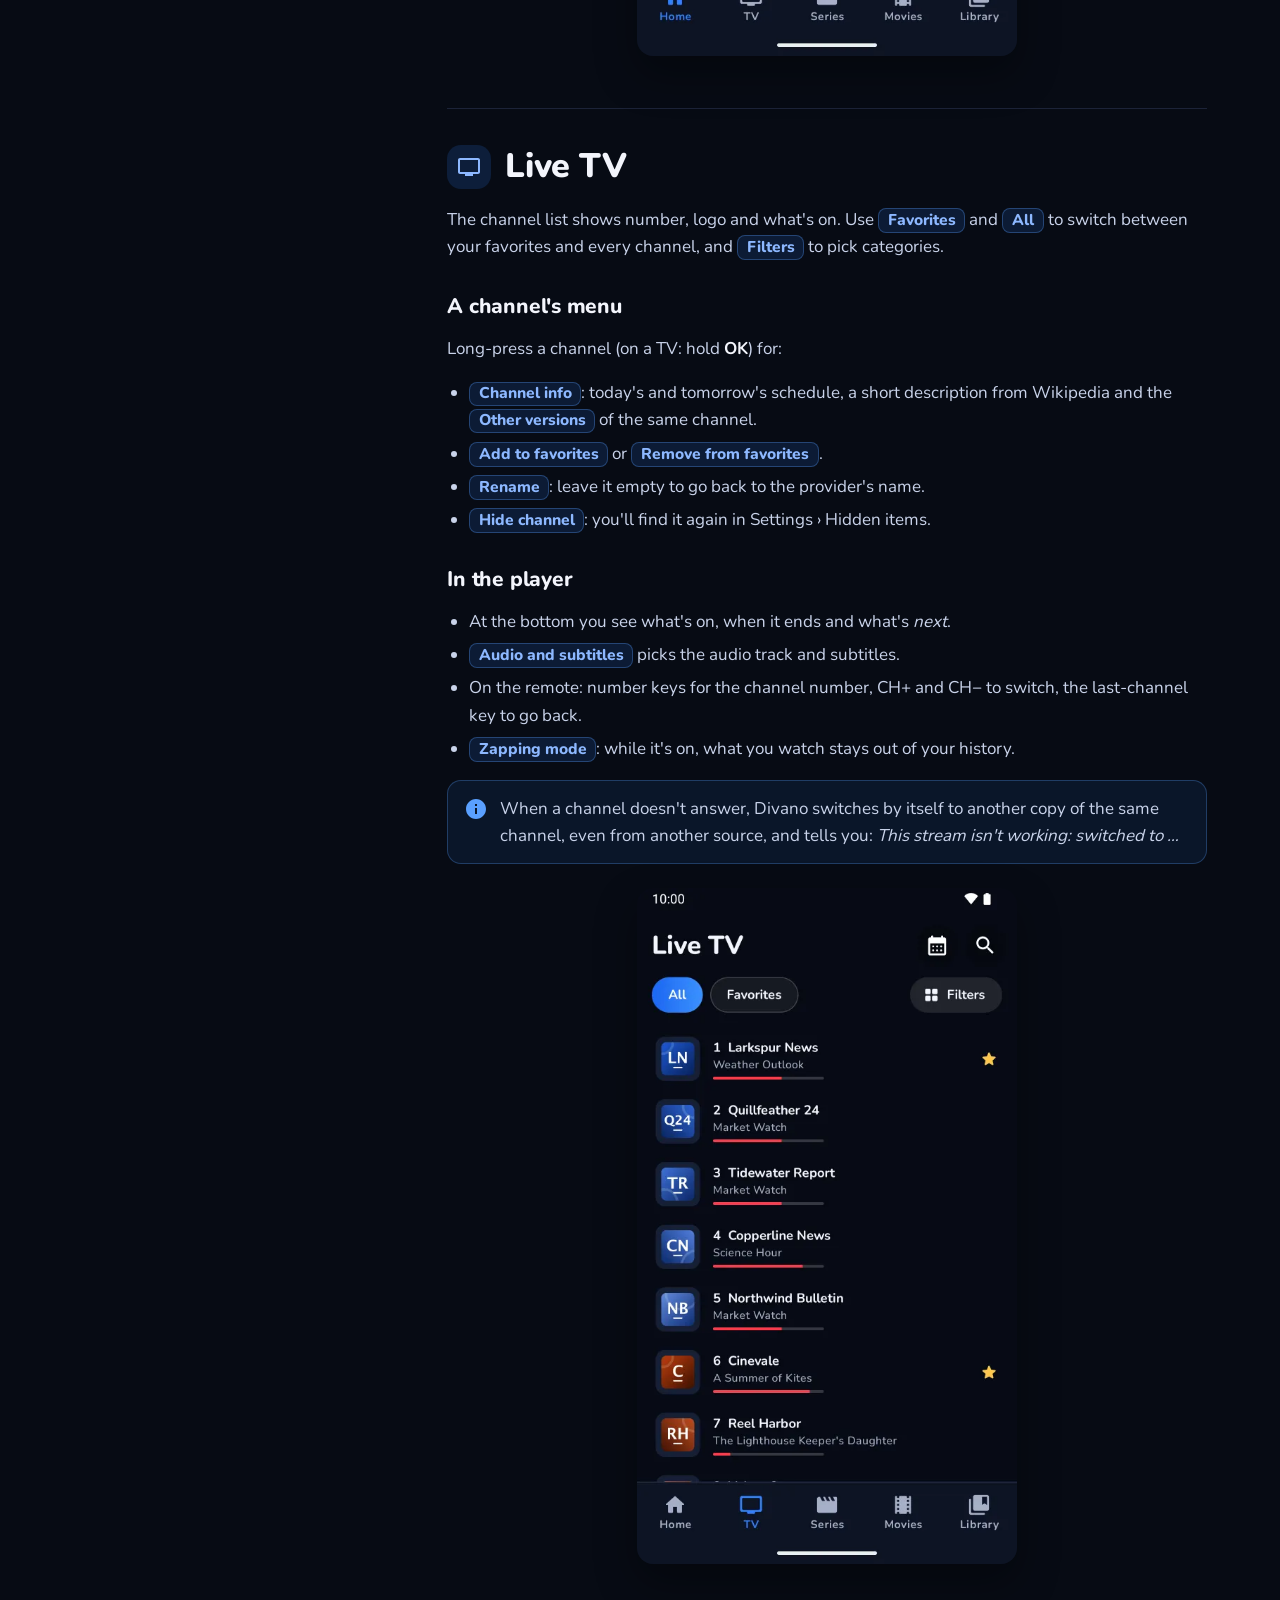
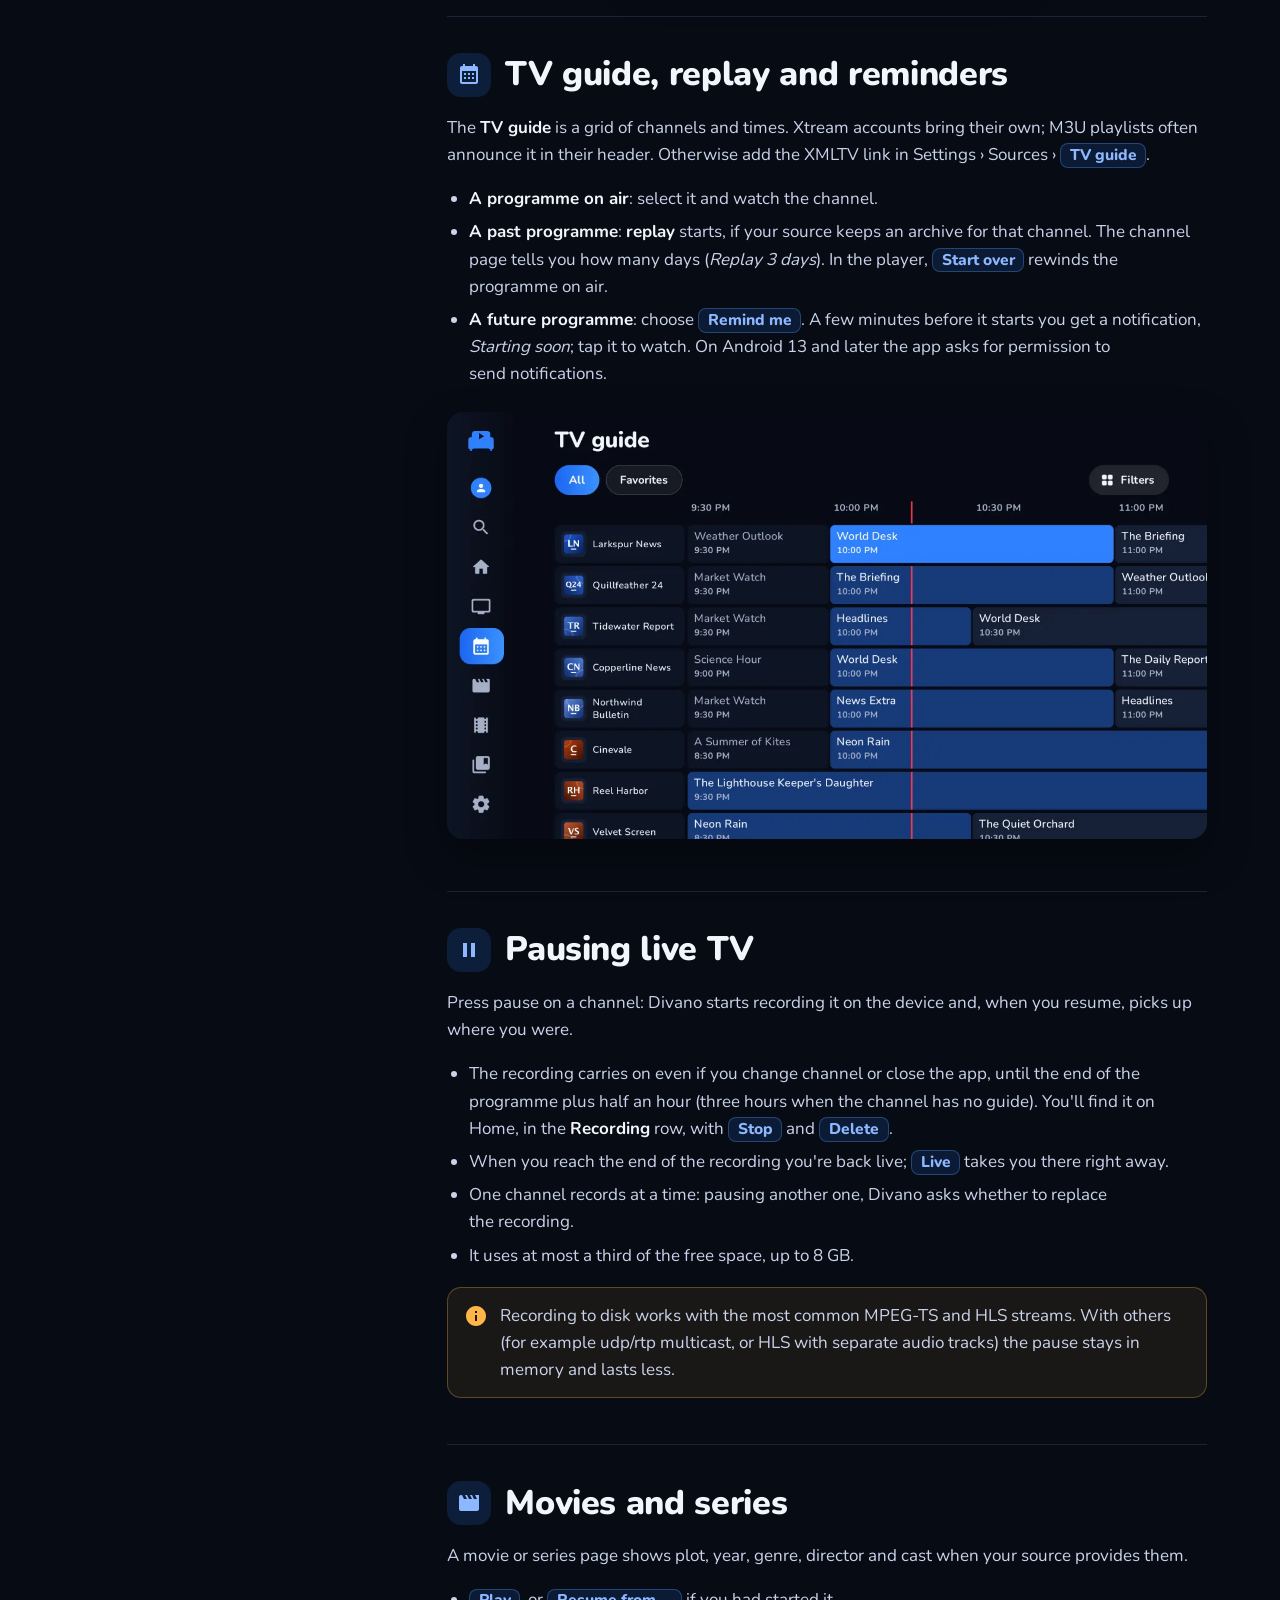
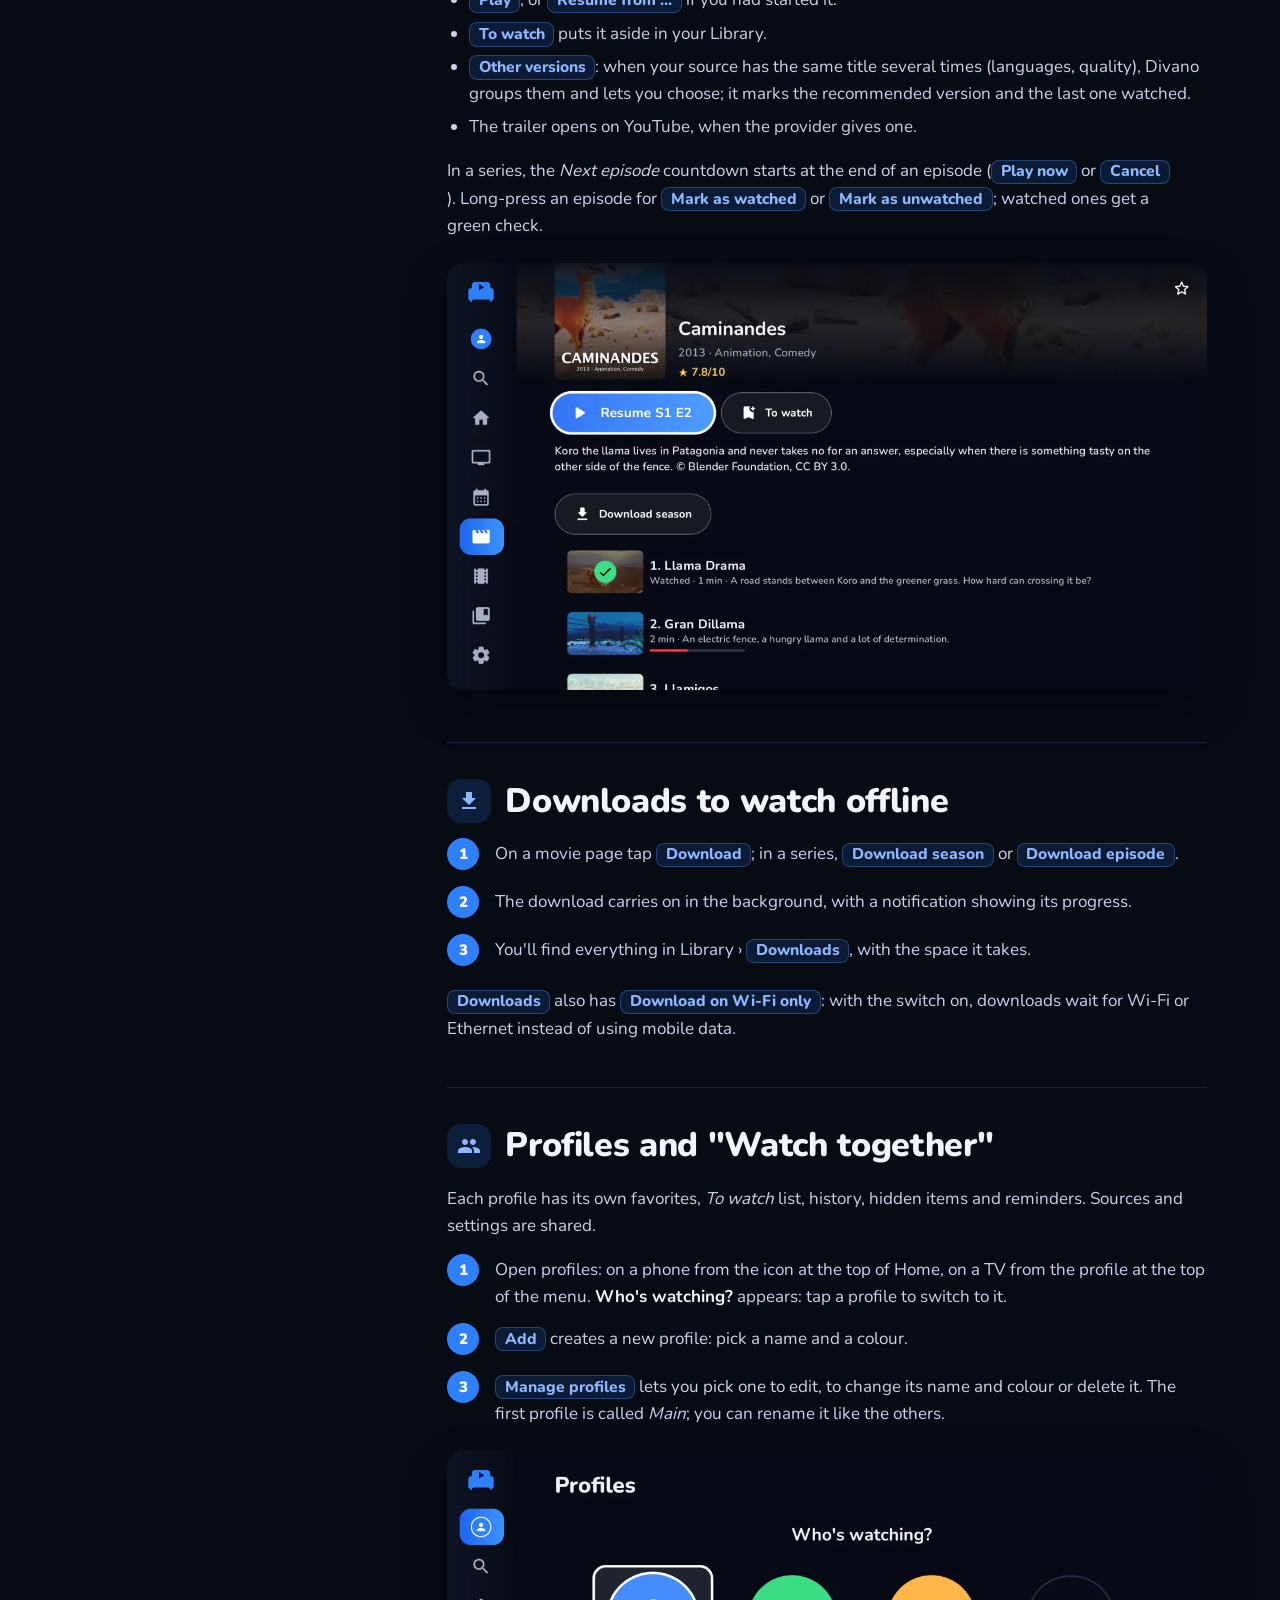
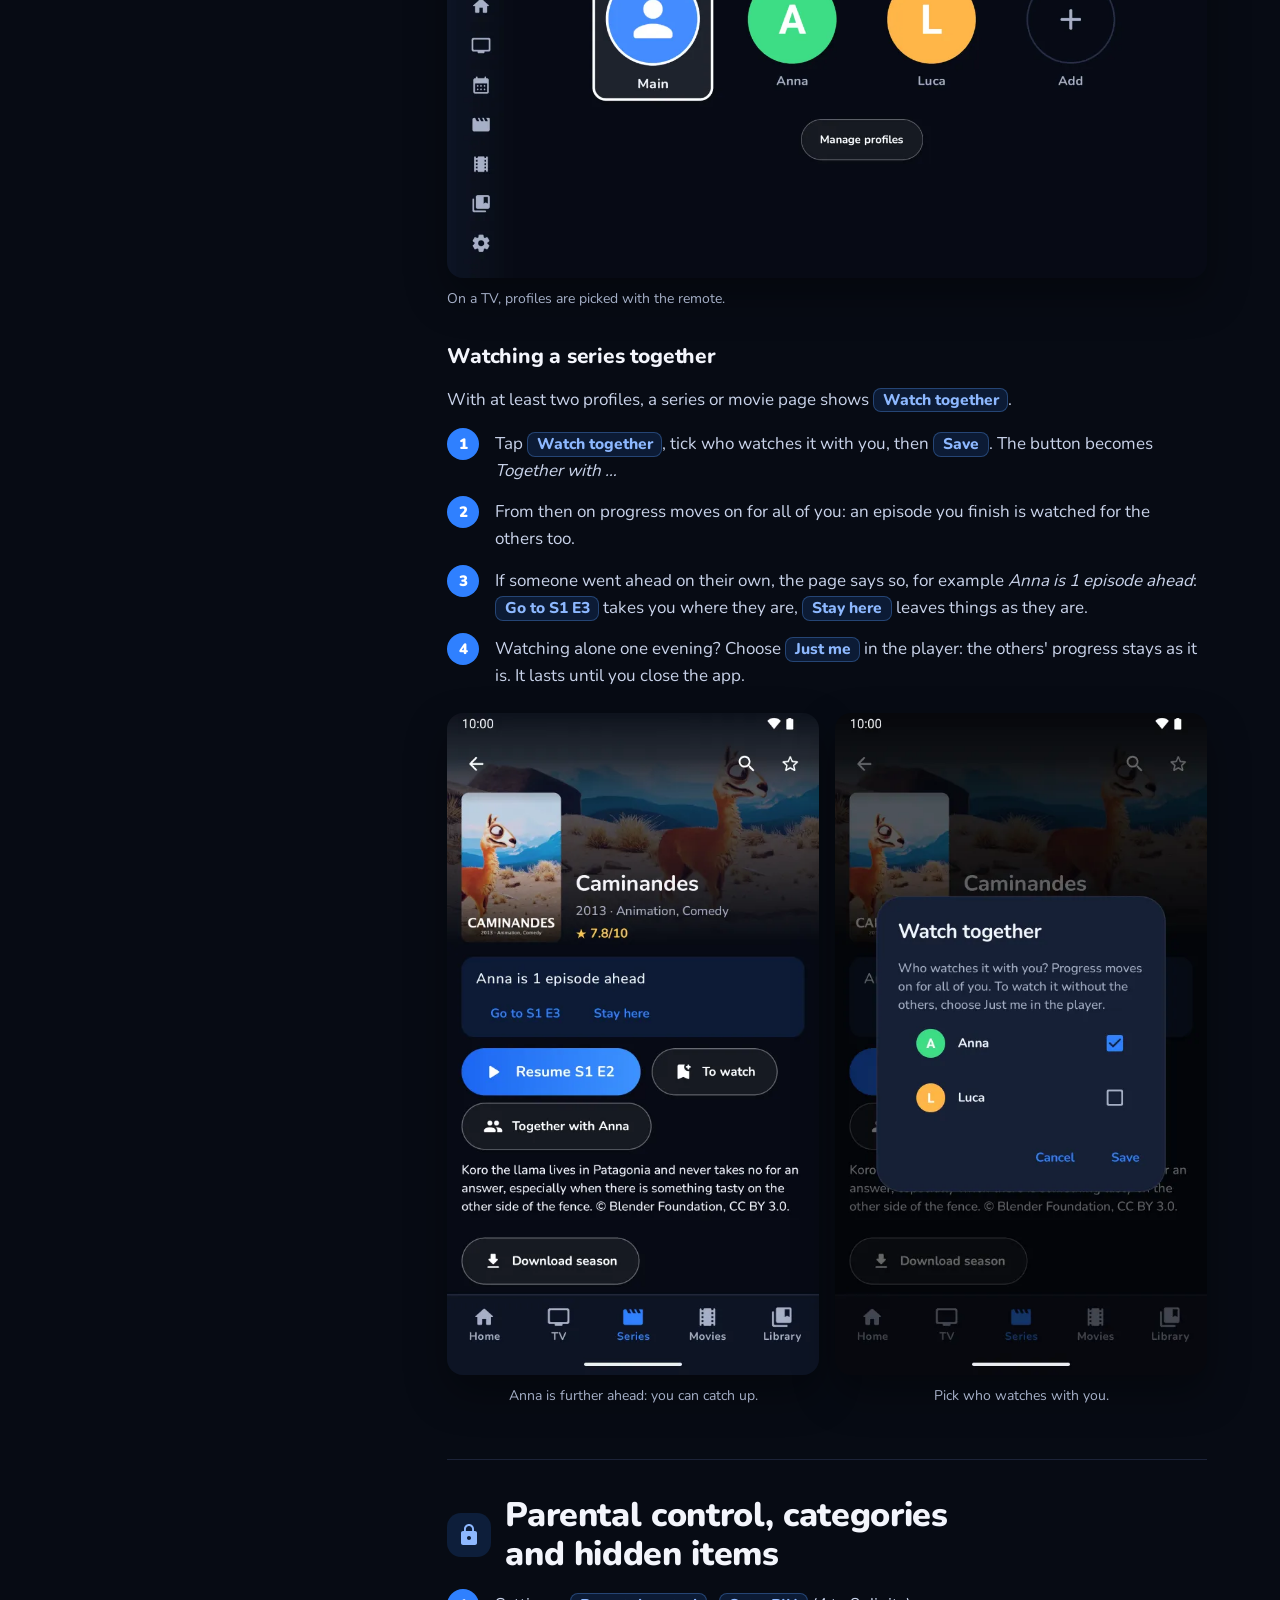
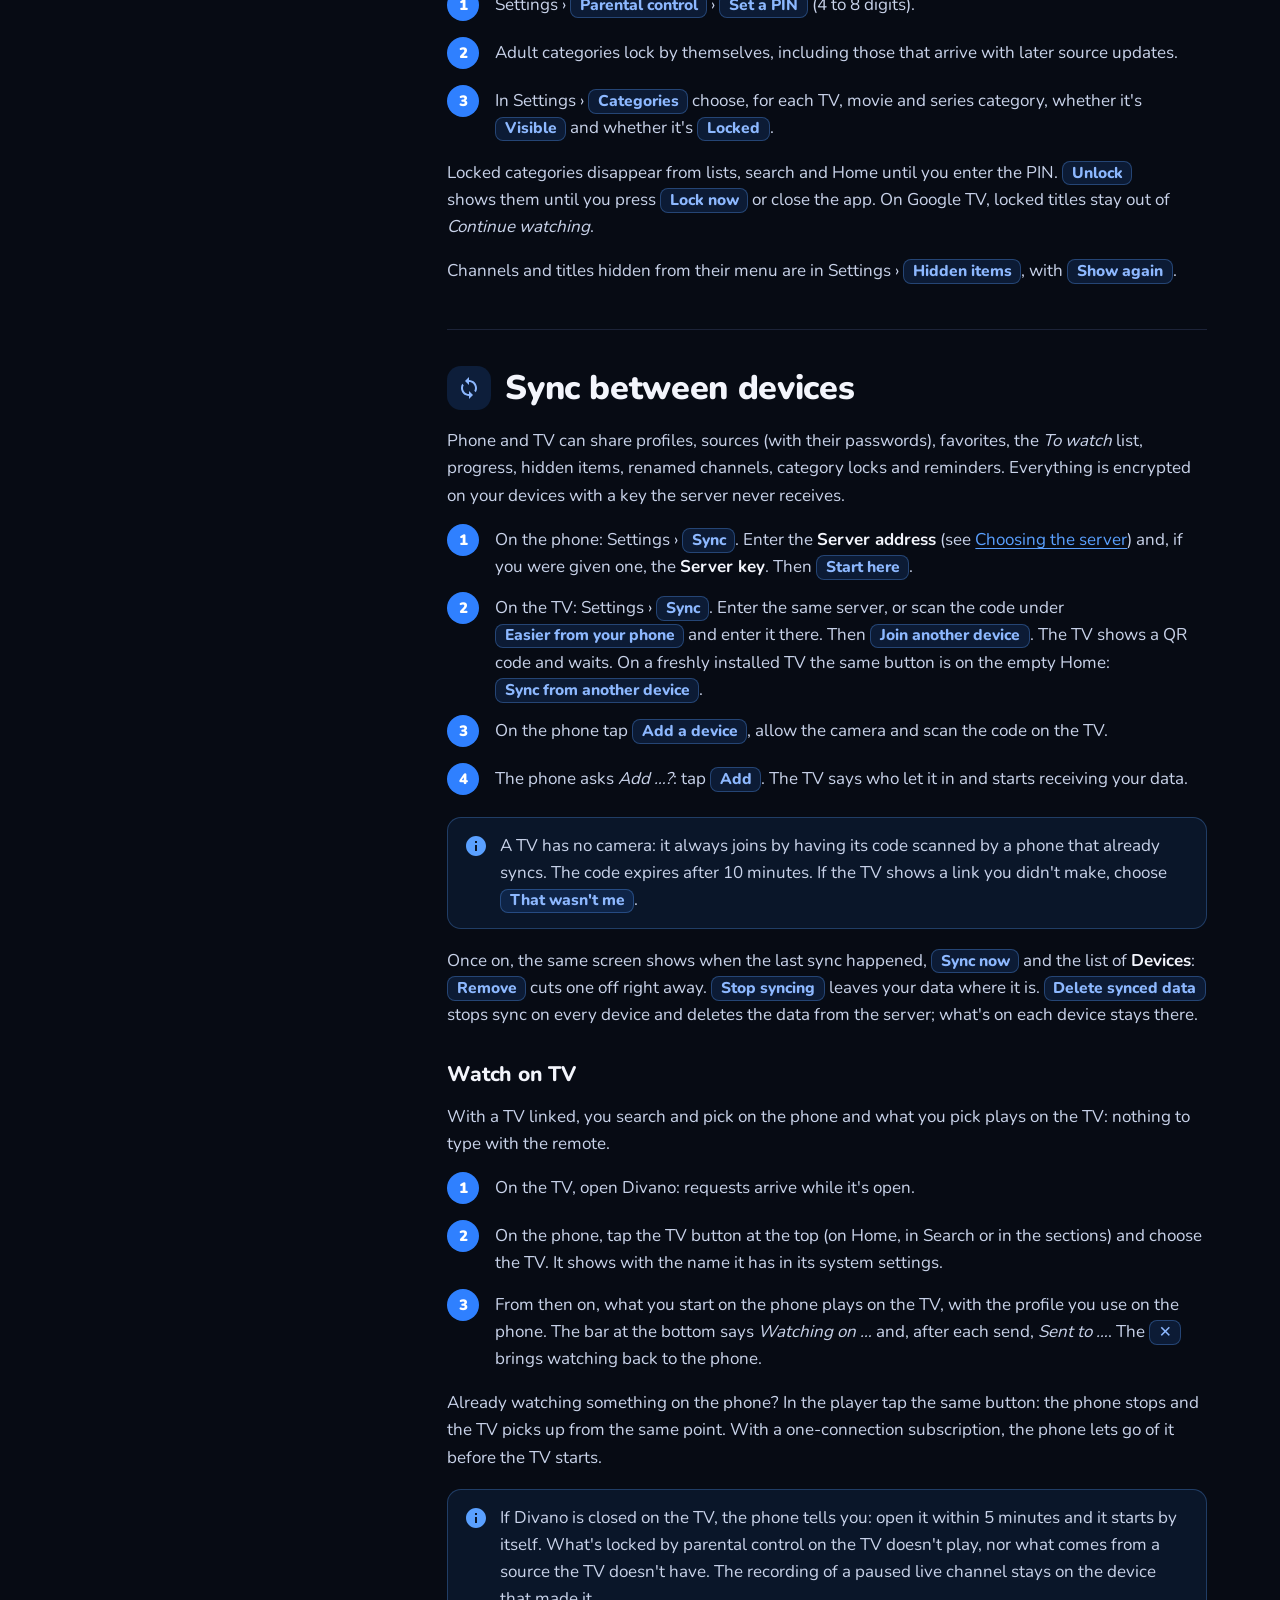
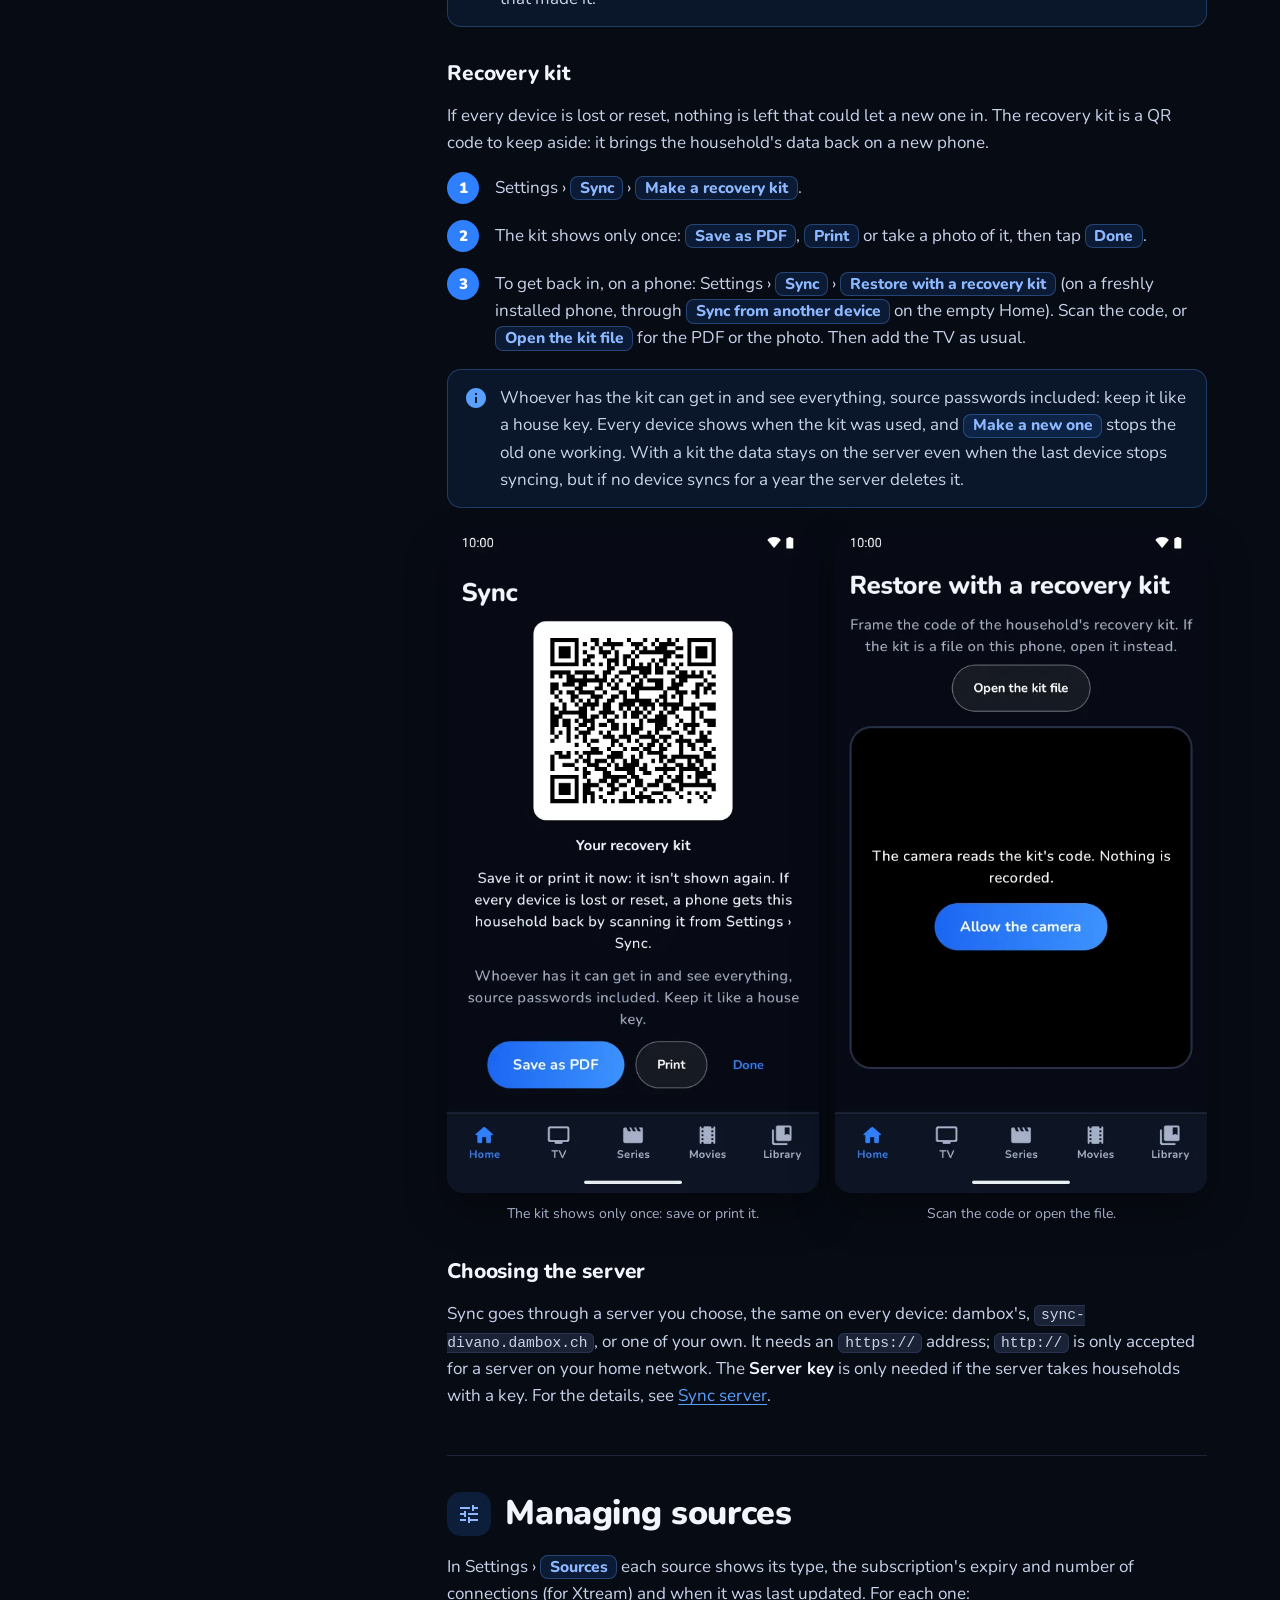
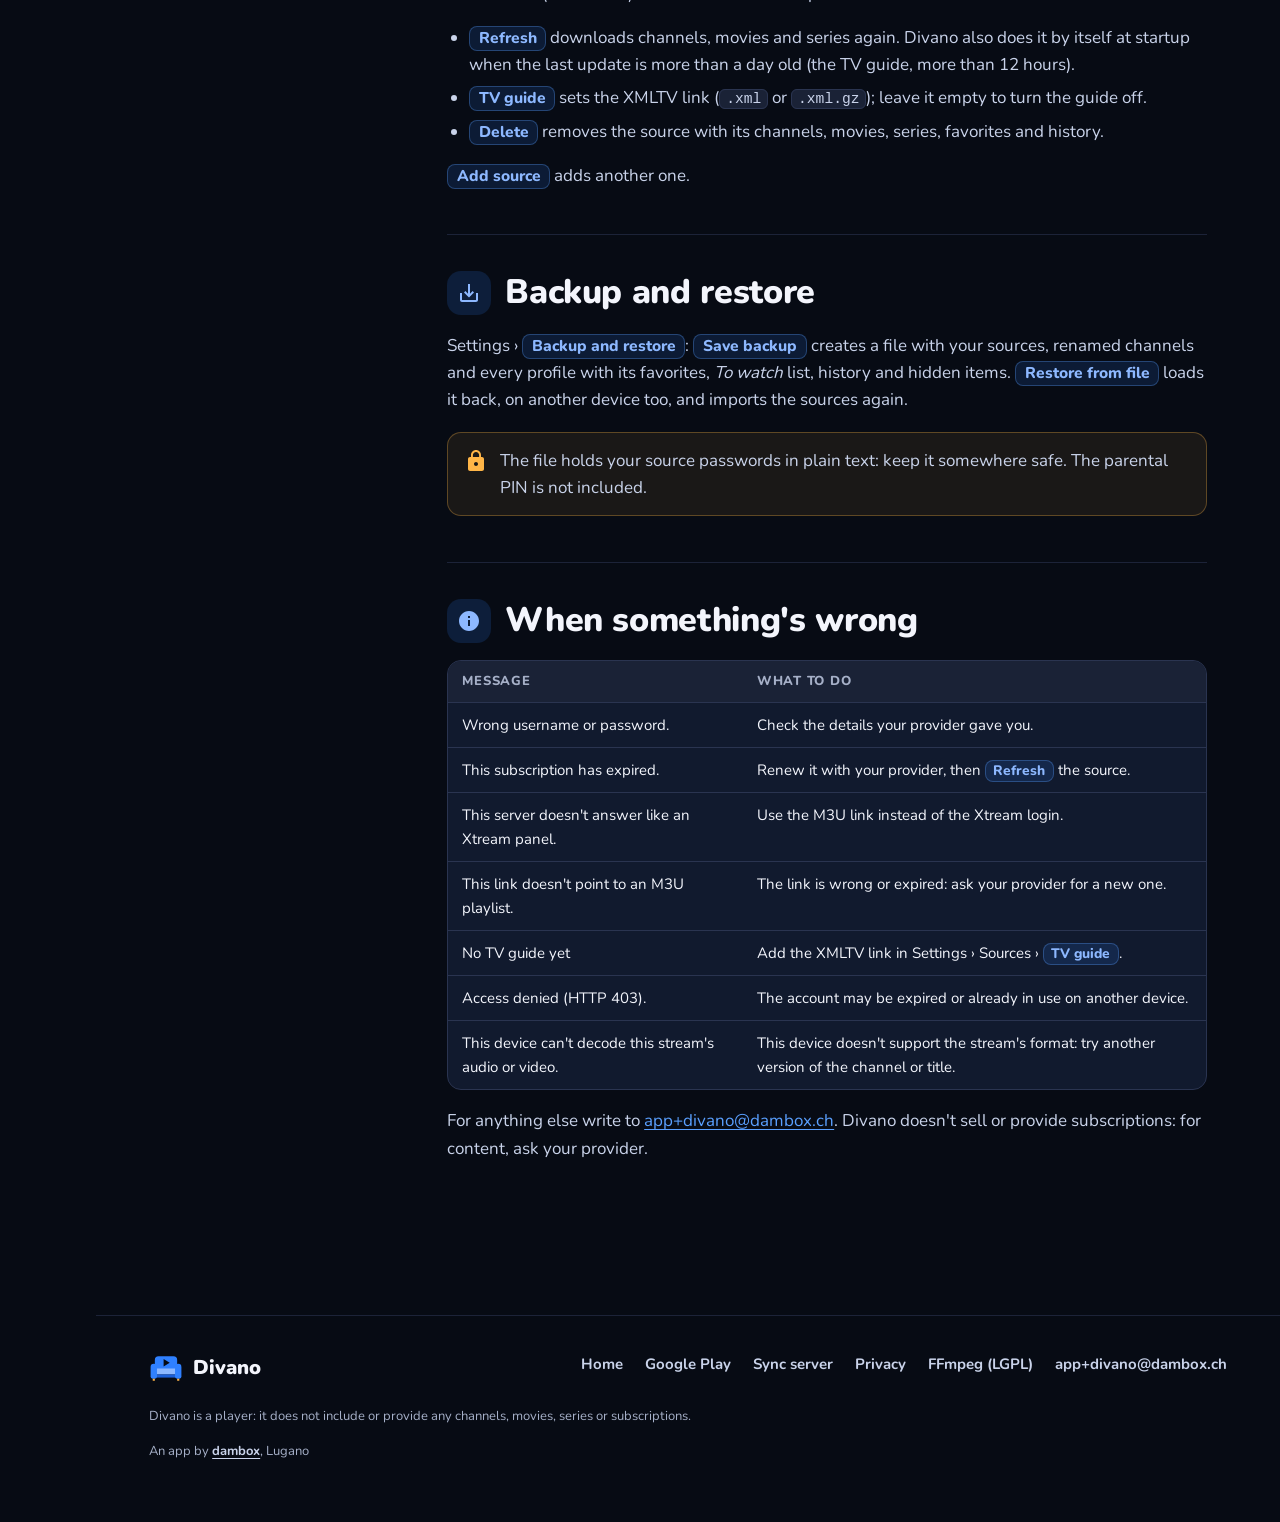
<file: guide/index.html>
<!doctype html>
<html lang="it" data-title-it="Guida all'uso – Divano, lettore IPTV" data-title-en="User guide – Divano IPTV player" data-description-it="Come usare Divano su telefono e Android TV: aggiungere una playlist, guida TV, pausa della diretta, film e serie, profili e sincronizzazione." data-description-en="How to use Divano on phones and Android TV: adding a playlist, the TV guide, pausing live TV, movies and series, profiles and sync.">
<head>
<meta charset="utf-8">
<meta name="viewport" content="width=device-width, initial-scale=1, viewport-fit=cover">
<title>Guida all'uso – Divano, lettore IPTV</title>
<meta name="description" content="Come usare Divano su telefono e Android TV: aggiungere una playlist, guida TV, pausa della diretta, film e serie, profili e sincronizzazione.">
<meta name="theme-color" content="#070B14">
<link rel="alternate" hreflang="it" href="https://divano.dambox.ch/guide/?lang=it">
<link rel="alternate" hreflang="en" href="https://divano.dambox.ch/guide/?lang=en">
<link rel="alternate" hreflang="x-default" href="https://divano.dambox.ch/guide/">
<meta property="og:type" content="website">
<meta property="og:site_name" content="Divano">
<meta property="og:url" content="https://divano.dambox.ch/guide/">
<meta property="og:title" content="Guida all'uso – Divano, lettore IPTV">
<meta property="og:description" content="Come usare Divano su telefono e Android TV: aggiungere una playlist, guida TV, pausa della diretta, film e serie, profili e sincronizzazione.">
<meta property="og:locale" content="it_IT">
<meta property="og:locale:alternate" content="en_US">
<meta property="og:image" content="https://divano.dambox.ch/assets/og.jpg">
<meta property="og:image:width" content="1024">
<meta property="og:image:height" content="500">
<meta property="og:image:alt" content="Divano">
<meta name="twitter:card" content="summary_large_image">
<link rel="icon" href="../assets/favicon-32.png" sizes="32x32">
<link rel="apple-touch-icon" href="../assets/icon-180.png">
<link rel="preload" href="../assets/nunito.ttf" as="font" type="font/ttf" crossorigin>
<link rel="stylesheet" href="../assets/site.css?v=fe857396">
<script>!function(){var d=document.documentElement,q=new URLSearchParams(location.search).get("lang"),l=q;if(l!=="it"&&l!=="en"){try{l=localStorage.getItem("divano-lang")}catch(e){}}if(l!=="it"&&l!=="en")l=/^it\b/i.test(navigator.language||"")?"it":"en";d.dataset.lang=l;d.lang=l;var c=document.createElement("link"),a;c.rel="canonical";a=document.querySelector('link[hreflang="'+(q==="it"||q==="en"?q:"x-default")+'"]');if(a){c.href=a.href;document.head.appendChild(c)}}()</script>
<script src="../assets/site.js?v=cee8cc9e" defer></script>
</head>
<body>

<aside class="rail">
  <a class="brand" href="../" aria-label="Divano"><svg aria-hidden="true"><use href="../assets/icons.svg#sofa"/></svg></a>
  <nav aria-label="Menu">
    <a class="tab" href="../"><svg class="icon" aria-hidden="true"><use href="../assets/icons.svg#home"/></svg><span class="tip">Home</span></a>
    <a class="tab" href="./" aria-current="page"><svg class="icon" aria-hidden="true"><use href="../assets/icons.svg#book"/></svg><span class="tip"><span class="it">Guida</span><span class="en">Guide</span></span></a>
    <a class="tab" href="../sync/"><svg class="icon" aria-hidden="true"><use href="../assets/icons.svg#sync"/></svg><span class="tip"><span class="it">Server di sincronizzazione</span><span class="en">Sync server</span></span></a>
    <a class="tab" href="../privacy/"><svg class="icon" aria-hidden="true"><use href="../assets/icons.svg#shield"/></svg><span class="tip">Privacy</span></a>
  </nav>
  <div class="spacer"></div>
  <div class="lang" role="group" aria-label="Lingua / Language"><button data-set-lang="it" aria-pressed="true">IT</button><button data-set-lang="en" aria-pressed="false">EN</button></div>
</aside>

<header class="topbar">
  <a class="brand" href="../"><svg aria-hidden="true"><use href="../assets/icons.svg#sofa"/></svg>Divano</a>
  <div class="lang" role="group" aria-label="Lingua / Language"><button data-set-lang="it" aria-pressed="true">IT</button><button data-set-lang="en" aria-pressed="false">EN</button></div>
</header>

<main>
  <section class="page-hero">
    <div class="wrap">
      <div class="icon-badge"><svg class="icon" aria-hidden="true"><use href="../assets/icons.svg#book"/></svg></div>
      <h1><span class="it">Guida all'uso</span><span class="en">User guide</span></h1>
      <p class="it">Tutto quello che serve per usare Divano sul telefono e su Android TV, dalla prima playlist alla sincronizzazione tra dispositivi. I nomi dei pulsanti sono quelli che vedi nell'app.</p>
      <p class="en">Everything you need to use Divano on your phone and on Android TV, from the first playlist to sync between devices. Button names are the ones you see in the app.</p>
    </div>
  </section>

  <div class="wrap doc">
    <nav class="toc" aria-label="Indice / Contents">
      <p><span class="it">In questa guida</span><span class="en">In this guide</span></p>
      <ol>
        <li><a href="#start"><svg class="icon" aria-hidden="true"><use href="../assets/icons.svg#play"/></svg><span class="it">Primi passi</span><span class="en">Getting started</span></a></li>
        <li><a href="#phone-setup"><svg class="icon" aria-hidden="true"><use href="../assets/icons.svg#qr"/></svg><span class="it">TV dal telefono</span><span class="en">TV from your phone</span></a></li>
        <li><a href="#navigation"><svg class="icon" aria-hidden="true"><use href="../assets/icons.svg#home"/></svg><span class="it">Muoversi nell'app</span><span class="en">Finding your way</span></a></li>
        <li><a href="#live"><svg class="icon" aria-hidden="true"><use href="../assets/icons.svg#tv"/></svg><span class="it">TV in diretta</span><span class="en">Live TV</span></a></li>
        <li><a href="#epg"><svg class="icon" aria-hidden="true"><use href="../assets/icons.svg#guide"/></svg><span class="it">Guida TV e replay</span><span class="en">TV guide and replay</span></a></li>
        <li><a href="#pause"><svg class="icon" aria-hidden="true"><use href="../assets/icons.svg#pause"/></svg><span class="it">Pausa della diretta</span><span class="en">Pausing live TV</span></a></li>
        <li><a href="#vod"><svg class="icon" aria-hidden="true"><use href="../assets/icons.svg#movie"/></svg><span class="it">Film e serie</span><span class="en">Movies and series</span></a></li>
        <li><a href="#downloads"><svg class="icon" aria-hidden="true"><use href="../assets/icons.svg#download"/></svg><span class="it">Download</span><span class="en">Downloads</span></a></li>
        <li><a href="#profiles"><svg class="icon" aria-hidden="true"><use href="../assets/icons.svg#people"/></svg><span class="it">Profili</span><span class="en">Profiles</span></a></li>
        <li><a href="#parental"><svg class="icon" aria-hidden="true"><use href="../assets/icons.svg#lock"/></svg><span class="it">Controllo parentale</span><span class="en">Parental control</span></a></li>
        <li><a href="#sync"><svg class="icon" aria-hidden="true"><use href="../assets/icons.svg#sync"/></svg><span class="it">Sincronizzazione</span><span class="en">Sync</span></a></li>
        <li><a href="#sources"><svg class="icon" aria-hidden="true"><use href="../assets/icons.svg#tune"/></svg><span class="it">Gestire le sorgenti</span><span class="en">Managing sources</span></a></li>
        <li><a href="#backup"><svg class="icon" aria-hidden="true"><use href="../assets/icons.svg#backup"/></svg><span class="it">Backup</span><span class="en">Backup</span></a></li>
        <li><a href="#problems"><svg class="icon" aria-hidden="true"><use href="../assets/icons.svg#info"/></svg><span class="it">Se qualcosa non va</span><span class="en">When something's wrong</span></a></li>
      </ol>
    </nav>

    <div class="prose">

      <!-- 1 -->
      <section id="start">
        <div class="it" lang="it">
          <h2><span class="glyph"><svg class="icon" aria-hidden="true"><use href="../assets/icons.svg#play"/></svg></span>Primi passi</h2>
          <p>Divano è un lettore: non contiene canali. Ti serve una sorgente tua, cioè un link M3U o un account Xtream del tuo fornitore. Al primo avvio la Home ti accoglie con <span class="ui">Aggiungi playlist</span>.</p>
          <ol class="steps">
            <li>Tocca <span class="ui">Aggiungi playlist</span>. Si apre <strong>Aggiungi una sorgente</strong>.</li>
            <li>Scegli come inserirla:
              <ul>
                <li><span class="ui">Link</span>: incolla il link della playlist M3U. Se è un link Xtream (anche quello di uno stream), Divano riconosce l'account da solo e importa anche film e serie.</li>
                <li><span class="ui">Login Xtream</span>: server (per esempio <code>http://esempio.com:8080</code>), nome utente e password.</li>
                <li><span class="ui">File</span>: <span class="ui">Scegli file M3U</span> per una playlist salvata sul dispositivo.</li>
              </ul>
            </li>
            <li>Se vuoi, dai un nome alla sorgente, poi tocca <span class="ui">Salva e importa</span>.</li>
            <li>Divano scarica canali, film, serie e guida TV. Alla fine vedi <em>Importati … elementi. Buona visione!</em></li>
          </ol>
          <div class="note"><svg class="icon" aria-hidden="true"><use href="../assets/icons.svg#info"/></svg><p><strong>Vuoi solo provare?</strong> Finché non hai sorgenti, la schermata offre <span class="ui">Prova la demo</span>: una playlist con canali inventati, guida TV e film liberi del Blender Foundation. Puoi eliminarla quando vuoi da Impostazioni › Sorgenti.</p></div>
          <p>Le password restano cifrate sul dispositivo e non serve nessun account. Puoi aggiungere più sorgenti: canali, film e serie compaiono insieme.</p>
        </div>
        <div class="en" lang="en">
          <h2><span class="glyph"><svg class="icon" aria-hidden="true"><use href="../assets/icons.svg#play"/></svg></span>Getting started</h2>
          <p>Divano is a player: it comes without channels. You need a source of your own, that is an M3U link or an Xtream account from your provider. On first launch, Home greets you with <span class="ui">Add playlist</span>.</p>
          <ol class="steps">
            <li>Tap <span class="ui">Add playlist</span>. <strong>Add a source</strong> opens.</li>
            <li>Choose how to enter it:
              <ul>
                <li><span class="ui">Link</span>: paste the M3U playlist link. If it's an Xtream link (even a single stream's), Divano recognises the account and imports movies and series too.</li>
                <li><span class="ui">Xtream login</span>: server (for example <code>http://example.com:8080</code>), username and password.</li>
                <li><span class="ui">File</span>: <span class="ui">Choose M3U file</span> for a playlist saved on the device.</li>
              </ul>
            </li>
            <li>Give the source a name if you like, then tap <span class="ui">Save and import</span>.</li>
            <li>Divano downloads channels, movies, series and the TV guide. At the end you see <em>Imported … items. Enjoy!</em></li>
          </ol>
          <div class="note"><svg class="icon" aria-hidden="true"><use href="../assets/icons.svg#info"/></svg><p><strong>Just want to try it?</strong> Until you have a source, the screen offers <span class="ui">Try the demo</span>: a playlist with invented channels, a TV guide and free films by the Blender Foundation. You can delete it any time from Settings › Sources.</p></div>
          <p>Passwords stay encrypted on the device and no account is needed. You can add several sources: their channels, movies and series show up together.</p>
        </div>
      </section>

      <!-- 2 -->
      <section id="phone-setup">
        <div class="it" lang="it">
          <h2><span class="glyph"><svg class="icon" aria-hidden="true"><use href="../assets/icons.svg#qr"/></svg></span>Configurare la TV dal telefono</h2>
          <div class="platforms"><span class="badge tv"><svg class="icon" aria-hidden="true"><use href="../assets/icons.svg#tv"/></svg>Android TV</span></div>
          <p>Scrivere un link lungo con il telecomando è scomodo. Sulla TV, la schermata <strong>Aggiungi una sorgente</strong> mostra il riquadro <em>Più comodo dal telefono</em> con un codice QR.</p>
          <ol class="steps">
            <li>Con il telefono sulla stessa rete Wi-Fi della TV, inquadra il codice con la fotocamera.</li>
            <li>Si apre la pagina <strong>Aggiungi una sorgente alla TV</strong>: incolla il link, oppure apri <em>Oppure accedi con utente e password Xtream</em>.</li>
            <li>Tocca <span class="ui">Invia alla TV</span>. Sulla TV parte l'importazione e puoi chiudere la pagina.</li>
          </ol>
          <figure><img loading="lazy" width="1280" height="720" src="../assets/shots/it/tv-06-qr-setup.webp" data-shot="../assets/shots/*/tv-06-qr-setup.webp" alt="La schermata Aggiungi una sorgente sulla TV, con il codice QR"><figcaption>Il codice QR resta valido finché la schermata è aperta.</figcaption></figure>
          <p>La pagina è servita dalla TV stessa, sulla rete di casa, e si chiude quando esci dalla schermata. Dal telefono non si possono inviare file.</p>
        </div>
        <div class="en" lang="en">
          <h2><span class="glyph"><svg class="icon" aria-hidden="true"><use href="../assets/icons.svg#qr"/></svg></span>Setting up the TV from your phone</h2>
          <div class="platforms"><span class="badge tv"><svg class="icon" aria-hidden="true"><use href="../assets/icons.svg#tv"/></svg>Android TV</span></div>
          <p>Typing a long link with the remote is no fun. On the TV, the <strong>Add a source</strong> screen shows the <em>Easier from your phone</em> panel with a QR code.</p>
          <ol class="steps">
            <li>With your phone on the same Wi-Fi as the TV, scan the code with the camera.</li>
            <li>The <strong>Add a source to your TV</strong> page opens: paste the link, or open <em>Or sign in with Xtream username and password</em>.</li>
            <li>Tap <span class="ui">Send to TV</span>. The TV starts importing and you can close the page.</li>
          </ol>
          <figure><img loading="lazy" width="1280" height="720" src="../assets/shots/it/tv-06-qr-setup.webp" data-shot="../assets/shots/*/tv-06-qr-setup.webp" alt="The Add a source screen on the TV, with the QR code"><figcaption>The QR code works for as long as the screen is open.</figcaption></figure>
          <p>The page is served by the TV itself, on your home network, and closes when you leave the screen. Files can't be sent from the phone.</p>
        </div>
      </section>

      <!-- 3 -->
      <section id="navigation">
        <div class="it" lang="it">
          <h2><span class="glyph"><svg class="icon" aria-hidden="true"><use href="../assets/icons.svg#home"/></svg></span>Muoversi nell'app</h2>
          <div class="platforms"><span class="badge phone"><svg class="icon" aria-hidden="true"><use href="../assets/icons.svg#phone"/></svg>Telefono</span><span class="badge tv"><svg class="icon" aria-hidden="true"><use href="../assets/icons.svg#tv"/></svg>TV</span></div>
          <ul>
            <li><strong>Sul telefono</strong> la barra in basso porta a Home, TV, Serie TV, Film e Libreria. In cima alla Home trovi Cerca, Impostazioni e i Profili. La <strong>Guida TV</strong> si apre dalla schermata TV in diretta.</li>
            <li><strong>Sulla TV</strong> il menu a sinistra contiene, dall'alto: il profilo in uso, Cerca, Home, TV, Guida TV, Serie TV, Film, Libreria e Impostazioni.</li>
          </ul>
          <p><strong>Home</strong> raccoglie la registrazione in corso, <em>Continua a guardare</em> (con il prossimo episodio delle serie), i canali visti di recente, i preferiti e i titoli più votati. Su Google TV, <em>Continua a guardare</em> compare anche nella home del sistema.</p>
          <p><strong>Libreria</strong> ha quattro schede: <span class="ui">Preferiti</span>, <span class="ui">Da vedere</span>, <span class="ui">Visti</span> e <span class="ui">Scaricati</span>.</p>
          <p><strong>Cerca</strong> trova canali, film e serie mentre scrivi, anche con l'inizio delle parole: "film az" trova "Film d'azione". Puoi filtrare per tipo o cercare con la voce.</p>
          <figure class="phone"><img loading="lazy" width="540" height="960" src="../assets/shots/it/phone-01-home.webp" data-shot="../assets/shots/*/phone-01-home.webp" alt="La Home sul telefono"></figure>
        </div>
        <div class="en" lang="en">
          <h2><span class="glyph"><svg class="icon" aria-hidden="true"><use href="../assets/icons.svg#home"/></svg></span>Finding your way</h2>
          <div class="platforms"><span class="badge phone"><svg class="icon" aria-hidden="true"><use href="../assets/icons.svg#phone"/></svg>Phone</span><span class="badge tv"><svg class="icon" aria-hidden="true"><use href="../assets/icons.svg#tv"/></svg>TV</span></div>
          <ul>
            <li><strong>On a phone</strong> the bottom bar leads to Home, TV, Series, Movies and Library. Search, Settings and Profiles are at the top of Home. The <strong>TV guide</strong> opens from the Live TV screen.</li>
            <li><strong>On a TV</strong> the menu on the left holds, from the top: the current profile, Search, Home, TV, TV guide, Series, Movies, Library and Settings.</li>
          </ul>
          <p><strong>Home</strong> gathers the recording in progress, <em>Continue watching</em> (with the next episode of your series), recently watched channels, favorites and top rated titles. On Google TV, <em>Continue watching</em> also shows up on the system's home screen.</p>
          <p><strong>Library</strong> has four tabs: <span class="ui">Favourites</span>, <span class="ui">To watch</span>, <span class="ui">Watched</span> and <span class="ui">Downloads</span>.</p>
          <p><strong>Search</strong> finds channels, movies and series as you type, even from the start of words: "act mov" finds "Action movies". You can filter by type or search by voice.</p>
          <figure class="phone"><img loading="lazy" width="540" height="960" src="../assets/shots/it/phone-01-home.webp" data-shot="../assets/shots/*/phone-01-home.webp" alt="Home on a phone"></figure>
        </div>
      </section>

      <!-- 4 -->
      <section id="live">
        <div class="it" lang="it">
          <h2><span class="glyph"><svg class="icon" aria-hidden="true"><use href="../assets/icons.svg#tv"/></svg></span>TV in diretta</h2>
          <p>La lista dei canali mostra numero, logo e programma in onda. Usa <span class="ui">Preferiti</span> e <span class="ui">Tutti</span> per passare dai preferiti a tutti i canali, e <span class="ui">Filtri</span> per scegliere le categorie.</p>
          <h3>Il menu di un canale</h3>
          <p>Tieni premuto su un canale (sulla TV: tieni premuto <strong>OK</strong>) per:</p>
          <ul>
            <li><span class="ui">Info canale</span>: programmazione di oggi e domani, una breve descrizione da Wikipedia e le <span class="ui">Altre versioni</span> dello stesso canale.</li>
            <li><span class="ui">Aggiungi ai preferiti</span> o <span class="ui">Rimuovi dai preferiti</span>.</li>
            <li><span class="ui">Rinomina</span>: lascia vuoto per tornare al nome del fornitore.</li>
            <li><span class="ui">Nascondi canale</span>: lo ritrovi in Impostazioni › Elementi nascosti.</li>
          </ul>
          <h3>Nel player</h3>
          <ul>
            <li>In basso vedi cosa va in onda, quando finisce e cosa viene <em>dopo</em>.</li>
            <li><span class="ui">Audio e sottotitoli</span> sceglie la traccia audio e i sottotitoli.</li>
            <li>Sul telecomando: tasti numerici per il numero del canale, CH+ e CH− per cambiare, il tasto dell'ultimo canale per tornare indietro.</li>
            <li><span class="ui">Modalità zapping</span>: mentre è attiva, quello che guardi non finisce nella cronologia.</li>
          </ul>
          <div class="note"><svg class="icon" aria-hidden="true"><use href="../assets/icons.svg#info"/></svg><p>Se un canale non risponde, Divano passa da solo a un'altra copia dello stesso canale, anche di un'altra sorgente, e te lo dice: <em>Questo stream non funziona, passo a …</em></p></div>
          <figure class="phone"><img loading="lazy" width="540" height="960" src="../assets/shots/it/phone-02-live.webp" data-shot="../assets/shots/*/phone-02-live.webp" alt="La lista dei canali sul telefono"></figure>
        </div>
        <div class="en" lang="en">
          <h2><span class="glyph"><svg class="icon" aria-hidden="true"><use href="../assets/icons.svg#tv"/></svg></span>Live TV</h2>
          <p>The channel list shows number, logo and what's on. Use <span class="ui">Favorites</span> and <span class="ui">All</span> to switch between your favorites and every channel, and <span class="ui">Filters</span> to pick categories.</p>
          <h3>A channel's menu</h3>
          <p>Long-press a channel (on a TV: hold <strong>OK</strong>) for:</p>
          <ul>
            <li><span class="ui">Channel info</span>: today's and tomorrow's schedule, a short description from Wikipedia and the <span class="ui">Other versions</span> of the same channel.</li>
            <li><span class="ui">Add to favorites</span> or <span class="ui">Remove from favorites</span>.</li>
            <li><span class="ui">Rename</span>: leave it empty to go back to the provider's name.</li>
            <li><span class="ui">Hide channel</span>: you'll find it again in Settings › Hidden items.</li>
          </ul>
          <h3>In the player</h3>
          <ul>
            <li>At the bottom you see what's on, when it ends and what's <em>next</em>.</li>
            <li><span class="ui">Audio and subtitles</span> picks the audio track and subtitles.</li>
            <li>On the remote: number keys for the channel number, CH+ and CH− to switch, the last-channel key to go back.</li>
            <li><span class="ui">Zapping mode</span>: while it's on, what you watch stays out of your history.</li>
          </ul>
          <div class="note"><svg class="icon" aria-hidden="true"><use href="../assets/icons.svg#info"/></svg><p>When a channel doesn't answer, Divano switches by itself to another copy of the same channel, even from another source, and tells you: <em>This stream isn't working: switched to …</em></p></div>
          <figure class="phone"><img loading="lazy" width="540" height="960" src="../assets/shots/it/phone-02-live.webp" data-shot="../assets/shots/*/phone-02-live.webp" alt="The channel list on a phone"></figure>
        </div>
      </section>

      <!-- 5 -->
      <section id="epg">
        <div class="it" lang="it">
          <h2><span class="glyph"><svg class="icon" aria-hidden="true"><use href="../assets/icons.svg#guide"/></svg></span>Guida TV, replay e promemoria</h2>
          <p>La <strong>Guida TV</strong> è una griglia di canali e orari. Gli account Xtream la portano con sé; le playlist M3U spesso la annunciano nell'intestazione. Altrimenti aggiungi il link XMLTV in Impostazioni › Sorgenti › <span class="ui">Guida TV</span>.</p>
          <ul>
            <li><strong>Un programma in onda</strong>: lo selezioni e guardi il canale.</li>
            <li><strong>Un programma passato</strong>: parte il <strong>replay</strong>, se la sorgente conserva l'archivio di quel canale. Nella scheda del canale vedi per quanti giorni (<em>Replay 3 giorni</em>). Nel player, <span class="ui">Dall'inizio</span> riavvolge il programma in corso.</li>
            <li><strong>Un programma futuro</strong>: scegli <span class="ui">Ricordamelo</span>. Pochi minuti prima arriva una notifica, <em>Sta per iniziare</em>; toccala per guardare. Su Android 13 e successivi l'app chiede il permesso per le notifiche.</li>
          </ul>
          <figure><img loading="lazy" width="1280" height="720" src="../assets/shots/it/tv-03-guide.webp" data-shot="../assets/shots/*/tv-03-guide.webp" alt="La guida TV a griglia sulla TV"></figure>
        </div>
        <div class="en" lang="en">
          <h2><span class="glyph"><svg class="icon" aria-hidden="true"><use href="../assets/icons.svg#guide"/></svg></span>TV guide, replay and reminders</h2>
          <p>The <strong>TV guide</strong> is a grid of channels and times. Xtream accounts bring their own; M3U playlists often announce it in their header. Otherwise add the XMLTV link in Settings › Sources › <span class="ui">TV guide</span>.</p>
          <ul>
            <li><strong>A programme on air</strong>: select it and watch the channel.</li>
            <li><strong>A past programme</strong>: <strong>replay</strong> starts, if your source keeps an archive for that channel. The channel page tells you how many days (<em>Replay 3 days</em>). In the player, <span class="ui">Start over</span> rewinds the programme on air.</li>
            <li><strong>A future programme</strong>: choose <span class="ui">Remind me</span>. A few minutes before it starts you get a notification, <em>Starting soon</em>; tap it to watch. On Android 13 and later the app asks for permission to send notifications.</li>
          </ul>
          <figure><img loading="lazy" width="1280" height="720" src="../assets/shots/it/tv-03-guide.webp" data-shot="../assets/shots/*/tv-03-guide.webp" alt="The grid TV guide on a TV"></figure>
        </div>
      </section>

      <!-- 6 -->
      <section id="pause">
        <div class="it" lang="it">
          <h2><span class="glyph"><svg class="icon" aria-hidden="true"><use href="../assets/icons.svg#pause"/></svg></span>Mettere in pausa la diretta</h2>
          <p>Premi pausa su un canale: Divano inizia a registrarlo sul dispositivo e, quando riprendi, riparte da dove eri.</p>
          <ul>
            <li>La registrazione continua anche se cambi canale o chiudi l'app, fino alla fine del programma più mezz'ora (tre ore se il canale non ha guida). La ritrovi in Home, nella riga <strong>Registrazione</strong>, con <span class="ui">Interrompi</span> ed <span class="ui">Elimina</span>.</li>
            <li>Arrivato alla fine della registrazione torni in diretta; <span class="ui">Diretta</span> ci torna subito.</li>
            <li>Si registra un canale alla volta: mettendone in pausa un altro, Divano chiede se sostituire la registrazione.</li>
            <li>Usa al massimo un terzo dello spazio libero, fino a 8 GB.</li>
          </ul>
          <div class="note warm"><svg class="icon" aria-hidden="true"><use href="../assets/icons.svg#info"/></svg><p>La registrazione su disco funziona con i flussi MPEG-TS e HLS più comuni. Con gli altri (per esempio multicast udp/rtp, o HLS con tracce audio separate) la pausa resta in memoria e dura meno.</p></div>
        </div>
        <div class="en" lang="en">
          <h2><span class="glyph"><svg class="icon" aria-hidden="true"><use href="../assets/icons.svg#pause"/></svg></span>Pausing live TV</h2>
          <p>Press pause on a channel: Divano starts recording it on the device and, when you resume, picks up where you were.</p>
          <ul>
            <li>The recording carries on even if you change channel or close the app, until the end of the programme plus half an hour (three hours when the channel has no guide). You'll find it on Home, in the <strong>Recording</strong> row, with <span class="ui">Stop</span> and <span class="ui">Delete</span>.</li>
            <li>When you reach the end of the recording you're back live; <span class="ui">Live</span> takes you there right away.</li>
            <li>One channel records at a time: pausing another one, Divano asks whether to replace the recording.</li>
            <li>It uses at most a third of the free space, up to 8 GB.</li>
          </ul>
          <div class="note warm"><svg class="icon" aria-hidden="true"><use href="../assets/icons.svg#info"/></svg><p>Recording to disk works with the most common MPEG-TS and HLS streams. With others (for example udp/rtp multicast, or HLS with separate audio tracks) the pause stays in memory and lasts less.</p></div>
        </div>
      </section>

      <!-- 7 -->
      <section id="vod">
        <div class="it" lang="it">
          <h2><span class="glyph"><svg class="icon" aria-hidden="true"><use href="../assets/icons.svg#movie"/></svg></span>Film e serie</h2>
          <p>La scheda di un film o di una serie mostra trama, anno, genere, regia e cast quando la sorgente li fornisce.</p>
          <ul>
            <li><span class="ui">Riproduci</span>, oppure <span class="ui">Riprendi da …</span> se l'avevi iniziato.</li>
            <li><span class="ui">Da vedere</span> lo mette da parte nella Libreria.</li>
            <li><span class="ui">Altre versioni</span>: se la sorgente ha lo stesso titolo più volte (lingue, qualità), Divano li raggruppa e ti fa scegliere; segna la versione consigliata e l'ultima vista.</li>
            <li>Il trailer si apre su YouTube, se il fornitore lo indica.</li>
          </ul>
          <p>Nelle serie, a fine episodio parte il conto alla rovescia del <em>Prossimo episodio</em> (<span class="ui">Guarda ora</span> o <span class="ui">Annulla</span>). Tieni premuto un episodio per <span class="ui">Segna come visto</span> o <span class="ui">Segna come non visto</span>; quelli visti hanno la spunta verde.</p>
          <figure><img loading="lazy" width="1280" height="720" src="../assets/shots/it/tv-05-series.webp" data-shot="../assets/shots/*/tv-05-series.webp" alt="La scheda di una serie sulla TV"></figure>
        </div>
        <div class="en" lang="en">
          <h2><span class="glyph"><svg class="icon" aria-hidden="true"><use href="../assets/icons.svg#movie"/></svg></span>Movies and series</h2>
          <p>A movie or series page shows plot, year, genre, director and cast when your source provides them.</p>
          <ul>
            <li><span class="ui">Play</span>, or <span class="ui">Resume from …</span> if you had started it.</li>
            <li><span class="ui">To watch</span> puts it aside in your Library.</li>
            <li><span class="ui">Other versions</span>: when your source has the same title several times (languages, quality), Divano groups them and lets you choose; it marks the recommended version and the last one watched.</li>
            <li>The trailer opens on YouTube, when the provider gives one.</li>
          </ul>
          <p>In a series, the <em>Next episode</em> countdown starts at the end of an episode (<span class="ui">Play now</span> or <span class="ui">Cancel</span>). Long-press an episode for <span class="ui">Mark as watched</span> or <span class="ui">Mark as unwatched</span>; watched ones get a green check.</p>
          <figure><img loading="lazy" width="1280" height="720" src="../assets/shots/it/tv-05-series.webp" data-shot="../assets/shots/*/tv-05-series.webp" alt="A series page on a TV"></figure>
        </div>
      </section>

      <!-- 8 -->
      <section id="downloads">
        <div class="it" lang="it">
          <h2><span class="glyph"><svg class="icon" aria-hidden="true"><use href="../assets/icons.svg#download"/></svg></span>Download per guardare offline</h2>
          <ol class="steps">
            <li>Nella scheda di un film tocca <span class="ui">Scarica</span>; in una serie, <span class="ui">Scarica la stagione</span> o <span class="ui">Scarica l'episodio</span>.</li>
            <li>Il download continua anche in background, con una notifica che mostra l'avanzamento.</li>
            <li>Ritrovi tutto in Libreria › <span class="ui">Scaricati</span>, con lo spazio occupato.</li>
          </ol>
          <p>In <span class="ui">Scaricati</span> c'è anche <span class="ui">Scarica solo con Wi-Fi</span>: con l'interruttore acceso, i download aspettano il Wi-Fi o la rete via cavo invece di usare i dati mobili.</p>
        </div>
        <div class="en" lang="en">
          <h2><span class="glyph"><svg class="icon" aria-hidden="true"><use href="../assets/icons.svg#download"/></svg></span>Downloads to watch offline</h2>
          <ol class="steps">
            <li>On a movie page tap <span class="ui">Download</span>; in a series, <span class="ui">Download season</span> or <span class="ui">Download episode</span>.</li>
            <li>The download carries on in the background, with a notification showing its progress.</li>
            <li>You'll find everything in Library › <span class="ui">Downloads</span>, with the space it takes.</li>
          </ol>
          <p><span class="ui">Downloads</span> also has <span class="ui">Download on Wi-Fi only</span>: with the switch on, downloads wait for Wi-Fi or Ethernet instead of using mobile data.</p>
        </div>
      </section>

      <!-- 9 -->
      <section id="profiles">
        <div class="it" lang="it">
          <h2><span class="glyph"><svg class="icon" aria-hidden="true"><use href="../assets/icons.svg#people"/></svg></span>Profili e "Guarda insieme"</h2>
          <p>Ogni profilo ha i suoi preferiti, la sua lista <em>Da vedere</em>, la cronologia, gli elementi nascosti e i promemoria. Le sorgenti e le impostazioni sono in comune.</p>
          <ol class="steps">
            <li>Apri i profili: sul telefono dall'icona in cima alla Home, sulla TV dal profilo in cima al menu. Compare <strong>Chi guarda?</strong>: tocca un profilo per passare a quello.</li>
            <li><span class="ui">Aggiungi</span> crea un profilo nuovo: scegli nome e colore.</li>
            <li><span class="ui">Gestisci profili</span> ti fa scegliere quale modificare, per cambiarne nome e colore o eliminarlo. Il primo profilo si chiama <em>Principale</em>; puoi rinominarlo come gli altri.</li>
          </ol>
          <figure><img loading="lazy" width="1280" height="720" src="../assets/shots/it/tv-08-profiles.webp" data-shot="../assets/shots/*/tv-08-profiles.webp" alt="Chi guarda? sulla TV, con tre profili"><figcaption>Sulla TV i profili si scelgono con il telecomando.</figcaption></figure>
          <h3>Guardare una serie insieme</h3>
          <p>Con almeno due profili, la scheda di una serie o di un film mostra <span class="ui">Guarda insieme</span>.</p>
          <ol class="steps">
            <li>Tocca <span class="ui">Guarda insieme</span> e spunta chi la guarda con te, poi <span class="ui">Salva</span>. Il pulsante diventa <em>Insieme a …</em></li>
            <li>Da quel momento i progressi avanzano per tutti: l'episodio che finisci risulta visto anche per gli altri.</li>
            <li>Se qualcuno è andato avanti da solo, la scheda lo dice, per esempio <em>Anna è avanti di 1 episodio</em>: <span class="ui">Vai a S1 E3</span> ti porta al suo punto, <span class="ui">Resta qui</span> lascia le cose come sono.</li>
            <li>Una sera guardi da solo? Nel player scegli <span class="ui">Solo io</span>: i progressi degli altri non cambiano. Vale finché non chiudi l'app.</li>
          </ol>
          <div class="pair">
            <figure class="phone"><img loading="lazy" width="540" height="960" src="../assets/shots/it/phone-08-together.webp" data-shot="../assets/shots/*/phone-08-together.webp" alt="La scheda di una serie guardata insieme ad Anna"><figcaption>Anna è più avanti: puoi raggiungerla.</figcaption></figure>
            <figure class="phone"><img loading="lazy" width="540" height="960" src="../assets/shots/it/phone-08-together-dialog.webp" data-shot="../assets/shots/*/phone-08-together-dialog.webp" alt="La finestra Guarda insieme con i profili da scegliere"><figcaption>Scegli chi guarda con te.</figcaption></figure>
          </div>
        </div>
        <div class="en" lang="en">
          <h2><span class="glyph"><svg class="icon" aria-hidden="true"><use href="../assets/icons.svg#people"/></svg></span>Profiles and "Watch together"</h2>
          <p>Each profile has its own favorites, <em>To watch</em> list, history, hidden items and reminders. Sources and settings are shared.</p>
          <ol class="steps">
            <li>Open profiles: on a phone from the icon at the top of Home, on a TV from the profile at the top of the menu. <strong>Who's watching?</strong> appears: tap a profile to switch to it.</li>
            <li><span class="ui">Add</span> creates a new profile: pick a name and a colour.</li>
            <li><span class="ui">Manage profiles</span> lets you pick one to edit, to change its name and colour or delete it. The first profile is called <em>Main</em>; you can rename it like the others.</li>
          </ol>
          <figure><img loading="lazy" width="1280" height="720" src="../assets/shots/it/tv-08-profiles.webp" data-shot="../assets/shots/*/tv-08-profiles.webp" alt="Who's watching? on a TV, with three profiles"><figcaption>On a TV, profiles are picked with the remote.</figcaption></figure>
          <h3>Watching a series together</h3>
          <p>With at least two profiles, a series or movie page shows <span class="ui">Watch together</span>.</p>
          <ol class="steps">
            <li>Tap <span class="ui">Watch together</span>, tick who watches it with you, then <span class="ui">Save</span>. The button becomes <em>Together with …</em></li>
            <li>From then on progress moves on for all of you: an episode you finish is watched for the others too.</li>
            <li>If someone went ahead on their own, the page says so, for example <em>Anna is 1 episode ahead</em>: <span class="ui">Go to S1 E3</span> takes you where they are, <span class="ui">Stay here</span> leaves things as they are.</li>
            <li>Watching alone one evening? Choose <span class="ui">Just me</span> in the player: the others' progress stays as it is. It lasts until you close the app.</li>
          </ol>
          <div class="pair">
            <figure class="phone"><img loading="lazy" width="540" height="960" src="../assets/shots/it/phone-08-together.webp" data-shot="../assets/shots/*/phone-08-together.webp" alt="A series page watched together with Anna"><figcaption>Anna is further ahead: you can catch up.</figcaption></figure>
            <figure class="phone"><img loading="lazy" width="540" height="960" src="../assets/shots/it/phone-08-together-dialog.webp" data-shot="../assets/shots/*/phone-08-together-dialog.webp" alt="The Watch together dialog with the profiles to pick"><figcaption>Pick who watches with you.</figcaption></figure>
          </div>
        </div>
      </section>

      <!-- 10 -->
      <section id="parental">
        <div class="it" lang="it">
          <h2><span class="glyph"><svg class="icon" aria-hidden="true"><use href="../assets/icons.svg#lock"/></svg></span>Controllo parentale, categorie ed elementi nascosti</h2>
          <ol class="steps">
            <li>Impostazioni › <span class="ui">Controllo parentale</span> › <span class="ui">Imposta un PIN</span> (da 4 a 8 cifre).</li>
            <li>Le categorie per adulti si bloccano da sole, anche quelle che arrivano con gli aggiornamenti della sorgente.</li>
            <li>In Impostazioni › <span class="ui">Categorie</span> scegli per ogni categoria di TV, film e serie se è <span class="ui">Visibile</span> e se è <span class="ui">Bloccata</span>.</li>
          </ol>
          <p>Le categorie bloccate spariscono da liste, ricerca e Home finché non inserisci il PIN. <span class="ui">Sblocca</span> le mostra fino a quando premi <span class="ui">Blocca ora</span> o chiudi l'app. Su Google TV i titoli bloccati restano fuori da <em>Continua a guardare</em>.</p>
          <p>Canali e titoli nascosti dal loro menu si ritrovano in Impostazioni › <span class="ui">Elementi nascosti</span>, con <span class="ui">Mostra di nuovo</span>.</p>
        </div>
        <div class="en" lang="en">
          <h2><span class="glyph"><svg class="icon" aria-hidden="true"><use href="../assets/icons.svg#lock"/></svg></span>Parental control, categories and hidden items</h2>
          <ol class="steps">
            <li>Settings › <span class="ui">Parental control</span> › <span class="ui">Set a PIN</span> (4 to 8 digits).</li>
            <li>Adult categories lock by themselves, including those that arrive with later source updates.</li>
            <li>In Settings › <span class="ui">Categories</span> choose, for each TV, movie and series category, whether it's <span class="ui">Visible</span> and whether it's <span class="ui">Locked</span>.</li>
          </ol>
          <p>Locked categories disappear from lists, search and Home until you enter the PIN. <span class="ui">Unlock</span> shows them until you press <span class="ui">Lock now</span> or close the app. On Google TV, locked titles stay out of <em>Continue watching</em>.</p>
          <p>Channels and titles hidden from their menu are in Settings › <span class="ui">Hidden items</span>, with <span class="ui">Show again</span>.</p>
        </div>
      </section>

      <!-- 11 -->
      <section id="sync">
        <div class="it" lang="it">
          <h2><span class="glyph"><svg class="icon" aria-hidden="true"><use href="../assets/icons.svg#sync"/></svg></span>Sincronizzazione tra dispositivi</h2>
          <p>Telefono e TV possono condividere profili, sorgenti (con le password), preferiti, lista <em>Da vedere</em>, progressi, elementi nascosti, canali rinominati, blocchi delle categorie e promemoria. Tutto è cifrato sui tuoi dispositivi con una chiave che il server non riceve mai.</p>
          <ol class="steps">
            <li>Sul telefono: Impostazioni › <span class="ui">Sincronizzazione</span>. Scrivi l'<strong>Indirizzo del server</strong> (vedi <a href="#sync-server">Scegliere il server</a>) e, se te ne hanno data una, la <strong>Chiave del server</strong>. Poi <span class="ui">Inizia qui</span>.</li>
            <li>Sulla TV: Impostazioni › <span class="ui">Sincronizzazione</span>. Scrivi lo stesso server, oppure inquadra il codice di <span class="ui">Più comodo dal telefono</span> e scrivilo lì. Poi <span class="ui">Collega a un altro dispositivo</span>. La TV mostra un codice QR e aspetta. Su una TV appena installata trovi lo stesso pulsante nella Home vuota: <span class="ui">Sincronizza da un altro dispositivo</span>.</li>
            <li>Sul telefono tocca <span class="ui">Aggiungi dispositivo</span>, consenti la fotocamera e inquadra il codice sulla TV.</li>
            <li>Il telefono chiede <em>Aggiungere …?</em>: tocca <span class="ui">Aggiungi</span>. La TV dice chi l'ha fatta entrare e inizia a ricevere i dati.</li>
          </ol>
          <div class="note"><svg class="icon" aria-hidden="true"><use href="../assets/icons.svg#info"/></svg><p>Una TV non ha fotocamera: si collega sempre facendo inquadrare il suo codice da un telefono che sincronizza già. Il codice scade dopo 10 minuti. Se sulla TV compare un collegamento che non hai fatto tu, scegli <span class="ui">Non sono stato io</span>.</p></div>
          <p>Quando è attiva, la stessa schermata mostra l'ora dell'ultima sincronizzazione, <span class="ui">Sincronizza ora</span> e l'elenco dei <strong>Dispositivi</strong>: <span class="ui">Rimuovi</span> ne scollega uno subito. <span class="ui">Disattiva la sincronizzazione</span> lascia i dati dove sono. <span class="ui">Elimina i dati sincronizzati</span> ferma la sincronizzazione su tutti i dispositivi e cancella i dati dal server; quello che c'è su ogni dispositivo resta lì.</p>
          <h3>Guarda sulla TV</h3>
          <p>Con una TV collegata cerchi e scegli sul telefono, e quello che scegli parte sulla TV: niente da scrivere col telecomando.</p>
          <ol class="steps">
            <li>Sulla TV apri Divano: le richieste arrivano mentre è aperto.</li>
            <li>Sul telefono tocca il pulsante della TV in alto (nella Home, in Cerca o nelle sezioni) e scegli la TV. Compare col nome che ha nelle sue impostazioni di sistema.</li>
            <li>Da quel momento quello che fai partire sul telefono parte sulla TV, col profilo che usi sul telefono. La barra in basso dice <em>Si guarda su …</em> e, dopo ogni invio, <em>Inviato a …</em>. La <span class="ui">✕</span> riporta la visione sul telefono.</li>
          </ol>
          <p>Stai già guardando qualcosa sul telefono? Nel player tocca lo stesso pulsante: il telefono si ferma e la TV riprende dallo stesso punto. Con un abbonamento a una sola connessione, il telefono la libera prima che la TV parta.</p>
          <div class="note"><svg class="icon" aria-hidden="true"><use href="../assets/icons.svg#info"/></svg><p>Se Divano è chiuso sulla TV, il telefono te lo dice: aprilo entro 5 minuti e parte da solo. Non parte quello che sulla TV è bloccato dal controllo parentale, né quello di una sorgente che la TV non ha. La registrazione di una diretta messa in pausa resta sul dispositivo che l'ha fatta.</p></div>
          <h3>Kit di recupero</h3>
          <p>Se tutti i dispositivi vanno persi o vengono ripristinati, non resta nessuno che possa farne entrare uno nuovo. Il kit di recupero è un codice QR da tenere da parte: riporta indietro i dati della famiglia su un telefono nuovo.</p>
          <ol class="steps">
            <li>Impostazioni › <span class="ui">Sincronizzazione</span> › <span class="ui">Crea un kit di recupero</span>.</li>
            <li>Il kit compare una volta sola: <span class="ui">Salva come PDF</span>, <span class="ui">Stampa</span> oppure fotografalo, poi tocca <span class="ui">Fatto</span>.</li>
            <li>Per rientrare, su un telefono: Impostazioni › <span class="ui">Sincronizzazione</span> › <span class="ui">Ripristina con il kit di recupero</span> (su un telefono appena installato ci arrivi da <span class="ui">Sincronizza da un altro dispositivo</span> nella Home vuota). Inquadra il codice, oppure <span class="ui">Apri il file del kit</span> per il PDF o la foto. Poi aggiungi la TV come sempre.</li>
          </ol>
          <div class="note"><svg class="icon" aria-hidden="true"><use href="../assets/icons.svg#info"/></svg><p>Chi ha il kit può entrare e vedere tutto, comprese le password delle sorgenti: custodiscilo come una chiave di casa. Ogni dispositivo mostra quando il kit è stato usato, e <span class="ui">Creane uno nuovo</span> fa smettere di funzionare il vecchio. Con un kit, i dati restano sul server anche quando l'ultimo dispositivo disattiva la sincronizzazione, ma se per un anno nessun dispositivo sincronizza il server li elimina.</p></div>
          <div class="pair">
            <figure class="phone"><img loading="lazy" width="540" height="960" src="../assets/shots/it/phone-09-recovery-kit.webp" data-shot="../assets/shots/*/phone-09-recovery-kit.webp" alt="Il kit di recupero appena creato, con il codice QR e i pulsanti Salva come PDF e Stampa"><figcaption>Il kit si vede una volta sola: salvalo o stampalo.</figcaption></figure>
            <figure class="phone"><img loading="lazy" width="540" height="960" src="../assets/shots/it/phone-10-recovery-restore.webp" data-shot="../assets/shots/*/phone-10-recovery-restore.webp" alt="La schermata Ripristina con il kit di recupero, con la fotocamera e Apri il file del kit"><figcaption>Inquadra il codice o apri il file.</figcaption></figure>
          </div>
          <h3 id="sync-server">Scegliere il server</h3>
          <p>La sincronizzazione passa da un server che scegli tu, lo stesso su tutti i dispositivi: quello di dambox, <code>sync-divano.dambox.ch</code>, oppure uno tuo. Serve un indirizzo <code>https://</code>; <code>http://</code> è accettato solo per un server sulla rete di casa. La <strong>Chiave del server</strong> serve solo se il server accetta famiglie con una chiave. Per tutti i dettagli, vedi <a href="../sync/">Server di sincronizzazione</a>.</p>
        </div>
        <div class="en" lang="en">
          <h2><span class="glyph"><svg class="icon" aria-hidden="true"><use href="../assets/icons.svg#sync"/></svg></span>Sync between devices</h2>
          <p>Phone and TV can share profiles, sources (with their passwords), favorites, the <em>To watch</em> list, progress, hidden items, renamed channels, category locks and reminders. Everything is encrypted on your devices with a key the server never receives.</p>
          <ol class="steps">
            <li>On the phone: Settings › <span class="ui">Sync</span>. Enter the <strong>Server address</strong> (see <a href="#sync-server-en">Choosing the server</a>) and, if you were given one, the <strong>Server key</strong>. Then <span class="ui">Start here</span>.</li>
            <li>On the TV: Settings › <span class="ui">Sync</span>. Enter the same server, or scan the code under <span class="ui">Easier from your phone</span> and enter it there. Then <span class="ui">Join another device</span>. The TV shows a QR code and waits. On a freshly installed TV the same button is on the empty Home: <span class="ui">Sync from another device</span>.</li>
            <li>On the phone tap <span class="ui">Add a device</span>, allow the camera and scan the code on the TV.</li>
            <li>The phone asks <em>Add …?</em>: tap <span class="ui">Add</span>. The TV says who let it in and starts receiving your data.</li>
          </ol>
          <div class="note"><svg class="icon" aria-hidden="true"><use href="../assets/icons.svg#info"/></svg><p>A TV has no camera: it always joins by having its code scanned by a phone that already syncs. The code expires after 10 minutes. If the TV shows a link you didn't make, choose <span class="ui">That wasn't me</span>.</p></div>
          <p>Once on, the same screen shows when the last sync happened, <span class="ui">Sync now</span> and the list of <strong>Devices</strong>: <span class="ui">Remove</span> cuts one off right away. <span class="ui">Stop syncing</span> leaves your data where it is. <span class="ui">Delete synced data</span> stops sync on every device and deletes the data from the server; what's on each device stays there.</p>
          <h3>Watch on TV</h3>
          <p>With a TV linked, you search and pick on the phone and what you pick plays on the TV: nothing to type with the remote.</p>
          <ol class="steps">
            <li>On the TV, open Divano: requests arrive while it's open.</li>
            <li>On the phone, tap the TV button at the top (on Home, in Search or in the sections) and choose the TV. It shows with the name it has in its system settings.</li>
            <li>From then on, what you start on the phone plays on the TV, with the profile you use on the phone. The bar at the bottom says <em>Watching on …</em> and, after each send, <em>Sent to …</em>. The <span class="ui">✕</span> brings watching back to the phone.</li>
          </ol>
          <p>Already watching something on the phone? In the player tap the same button: the phone stops and the TV picks up from the same point. With a one-connection subscription, the phone lets go of it before the TV starts.</p>
          <div class="note"><svg class="icon" aria-hidden="true"><use href="../assets/icons.svg#info"/></svg><p>If Divano is closed on the TV, the phone tells you: open it within 5 minutes and it starts by itself. What's locked by parental control on the TV doesn't play, nor what comes from a source the TV doesn't have. The recording of a paused live channel stays on the device that made it.</p></div>
          <h3>Recovery kit</h3>
          <p>If every device is lost or reset, nothing is left that could let a new one in. The recovery kit is a QR code to keep aside: it brings the household's data back on a new phone.</p>
          <ol class="steps">
            <li>Settings › <span class="ui">Sync</span> › <span class="ui">Make a recovery kit</span>.</li>
            <li>The kit shows only once: <span class="ui">Save as PDF</span>, <span class="ui">Print</span> or take a photo of it, then tap <span class="ui">Done</span>.</li>
            <li>To get back in, on a phone: Settings › <span class="ui">Sync</span> › <span class="ui">Restore with a recovery kit</span> (on a freshly installed phone, through <span class="ui">Sync from another device</span> on the empty Home). Scan the code, or <span class="ui">Open the kit file</span> for the PDF or the photo. Then add the TV as usual.</li>
          </ol>
          <div class="note"><svg class="icon" aria-hidden="true"><use href="../assets/icons.svg#info"/></svg><p>Whoever has the kit can get in and see everything, source passwords included: keep it like a house key. Every device shows when the kit was used, and <span class="ui">Make a new one</span> stops the old one working. With a kit the data stays on the server even when the last device stops syncing, but if no device syncs for a year the server deletes it.</p></div>
          <div class="pair">
            <figure class="phone"><img loading="lazy" width="540" height="960" src="../assets/shots/it/phone-09-recovery-kit.webp" data-shot="../assets/shots/*/phone-09-recovery-kit.webp" alt="A recovery kit just made, with its QR code and the Save as PDF and Print buttons"><figcaption>The kit shows only once: save or print it.</figcaption></figure>
            <figure class="phone"><img loading="lazy" width="540" height="960" src="../assets/shots/it/phone-10-recovery-restore.webp" data-shot="../assets/shots/*/phone-10-recovery-restore.webp" alt="The Restore with a recovery kit screen, with the camera and Open the kit file"><figcaption>Scan the code or open the file.</figcaption></figure>
          </div>
          <h3 id="sync-server-en">Choosing the server</h3>
          <p>Sync goes through a server you choose, the same on every device: dambox's, <code>sync-divano.dambox.ch</code>, or one of your own. It needs an <code>https://</code> address; <code>http://</code> is only accepted for a server on your home network. The <strong>Server key</strong> is only needed if the server takes households with a key. For the details, see <a href="../sync/">Sync server</a>.</p>
        </div>
      </section>

      <!-- 12 -->
      <section id="sources">
        <div class="it" lang="it">
          <h2><span class="glyph"><svg class="icon" aria-hidden="true"><use href="../assets/icons.svg#tune"/></svg></span>Gestire le sorgenti</h2>
          <p>In Impostazioni › <span class="ui">Sorgenti</span> ogni sorgente mostra il tipo, la scadenza dell'abbonamento e il numero di connessioni (per Xtream) e quando è stata aggiornata. Per ognuna:</p>
          <ul>
            <li><span class="ui">Aggiorna</span> scarica di nuovo canali, film e serie. Divano lo fa anche da solo all'avvio, se l'ultimo aggiornamento ha più di un giorno (la guida TV più di 12 ore).</li>
            <li><span class="ui">Guida TV</span> imposta il link XMLTV (<code>.xml</code> o <code>.xml.gz</code>); lascialo vuoto per disattivare la guida.</li>
            <li><span class="ui">Elimina</span> toglie la sorgente con i suoi canali, film, serie, preferiti e cronologia.</li>
          </ul>
          <p><span class="ui">Aggiungi sorgente</span> ne aggiunge un'altra.</p>
        </div>
        <div class="en" lang="en">
          <h2><span class="glyph"><svg class="icon" aria-hidden="true"><use href="../assets/icons.svg#tune"/></svg></span>Managing sources</h2>
          <p>In Settings › <span class="ui">Sources</span> each source shows its type, the subscription's expiry and number of connections (for Xtream) and when it was last updated. For each one:</p>
          <ul>
            <li><span class="ui">Refresh</span> downloads channels, movies and series again. Divano also does it by itself at startup when the last update is more than a day old (the TV guide, more than 12 hours).</li>
            <li><span class="ui">TV guide</span> sets the XMLTV link (<code>.xml</code> or <code>.xml.gz</code>); leave it empty to turn the guide off.</li>
            <li><span class="ui">Delete</span> removes the source with its channels, movies, series, favorites and history.</li>
          </ul>
          <p><span class="ui">Add source</span> adds another one.</p>
        </div>
      </section>

      <!-- 13 -->
      <section id="backup">
        <div class="it" lang="it">
          <h2><span class="glyph"><svg class="icon" aria-hidden="true"><use href="../assets/icons.svg#backup"/></svg></span>Backup e ripristino</h2>
          <p>Impostazioni › <span class="ui">Backup e ripristino</span>: <span class="ui">Salva backup</span> crea un file con le sorgenti, i canali rinominati e ogni profilo con preferiti, lista <em>Da vedere</em>, cronologia ed elementi nascosti. <span class="ui">Ripristina da file</span> lo ricarica, anche su un altro dispositivo, e reimporta le sorgenti.</p>
          <div class="note warm"><svg class="icon" aria-hidden="true"><use href="../assets/icons.svg#lock"/></svg><p>Il file contiene le password delle sorgenti in chiaro: conservalo in un posto sicuro. Il PIN del controllo parentale non è incluso.</p></div>
        </div>
        <div class="en" lang="en">
          <h2><span class="glyph"><svg class="icon" aria-hidden="true"><use href="../assets/icons.svg#backup"/></svg></span>Backup and restore</h2>
          <p>Settings › <span class="ui">Backup and restore</span>: <span class="ui">Save backup</span> creates a file with your sources, renamed channels and every profile with its favorites, <em>To watch</em> list, history and hidden items. <span class="ui">Restore from file</span> loads it back, on another device too, and imports the sources again.</p>
          <div class="note warm"><svg class="icon" aria-hidden="true"><use href="../assets/icons.svg#lock"/></svg><p>The file holds your source passwords in plain text: keep it somewhere safe. The parental PIN is not included.</p></div>
        </div>
      </section>

      <!-- 14 -->
      <section id="problems">
        <div class="it" lang="it">
          <h2><span class="glyph"><svg class="icon" aria-hidden="true"><use href="../assets/icons.svg#info"/></svg></span>Se qualcosa non va</h2>
          <div class="table"><table>
            <thead><tr><th>Messaggio</th><th>Cosa fare</th></tr></thead>
            <tbody>
              <tr><td>Nome utente o password errati.</td><td>Controlla i dati che ti ha dato il fornitore.</td></tr>
              <tr><td>L'abbonamento è scaduto.</td><td>Rinnovalo presso il fornitore, poi <span class="ui">Aggiorna</span> la sorgente.</td></tr>
              <tr><td>Questo server non risponde come un pannello Xtream.</td><td>Usa il link M3U invece del login Xtream.</td></tr>
              <tr><td>Questo link non porta a una playlist M3U.</td><td>Il link è sbagliato o scaduto: chiedine uno nuovo al fornitore.</td></tr>
              <tr><td>Ancora nessuna guida TV</td><td>Aggiungi il link XMLTV in Impostazioni › Sorgenti › <span class="ui">Guida TV</span>.</td></tr>
              <tr><td>Accesso negato (HTTP 403).</td><td>L'abbonamento potrebbe essere scaduto o già in uso su un altro dispositivo.</td></tr>
              <tr><td>Questo dispositivo non riesce a decodificare l'audio o il video dello stream.</td><td>Il formato del flusso non è supportato da questo dispositivo: prova un'altra versione del canale o del titolo.</td></tr>
            </tbody>
          </table></div>
          <p>Per tutto il resto scrivi a <a href="mailto:app+divano@dambox.ch">app+divano@dambox.ch</a>. Divano non vende né fornisce abbonamenti: per i contenuti rivolgiti al tuo fornitore.</p>
        </div>
        <div class="en" lang="en">
          <h2><span class="glyph"><svg class="icon" aria-hidden="true"><use href="../assets/icons.svg#info"/></svg></span>When something's wrong</h2>
          <div class="table"><table>
            <thead><tr><th>Message</th><th>What to do</th></tr></thead>
            <tbody>
              <tr><td>Wrong username or password.</td><td>Check the details your provider gave you.</td></tr>
              <tr><td>This subscription has expired.</td><td>Renew it with your provider, then <span class="ui">Refresh</span> the source.</td></tr>
              <tr><td>This server doesn't answer like an Xtream panel.</td><td>Use the M3U link instead of the Xtream login.</td></tr>
              <tr><td>This link doesn't point to an M3U playlist.</td><td>The link is wrong or expired: ask your provider for a new one.</td></tr>
              <tr><td>No TV guide yet</td><td>Add the XMLTV link in Settings › Sources › <span class="ui">TV guide</span>.</td></tr>
              <tr><td>Access denied (HTTP 403).</td><td>The account may be expired or already in use on another device.</td></tr>
              <tr><td>This device can't decode this stream's audio or video.</td><td>This device doesn't support the stream's format: try another version of the channel or title.</td></tr>
            </tbody>
          </table></div>
          <p>For anything else write to <a href="mailto:app+divano@dambox.ch">app+divano@dambox.ch</a>. Divano doesn't sell or provide subscriptions: for content, ask your provider.</p>
        </div>
      </section>
    </div>
  </div>

  <footer class="site">
    <div class="wrap">
      <div class="cols">
        <div class="brandline"><svg aria-hidden="true"><use href="../assets/icons.svg#sofa"/></svg>Divano</div>
        <nav aria-label="Footer">
          <a href="../">Home</a>
          <a href="https://play.google.com/store/apps/details?id=ch.dambox.divano">Google Play</a>
          <a href="../sync/"><span class="it">Server di sincronizzazione</span><span class="en">Sync server</span></a>
          <a href="../privacy/">Privacy</a>
          <a href="../ffmpeg/">FFmpeg (LGPL)</a>
          <a href="mailto:app+divano@dambox.ch">app+divano@dambox.ch</a>
        </nav>
      </div>
      <p class="fine"><span class="it">Divano è un lettore: non contiene e non fornisce canali, film, serie o abbonamenti.</span><span class="en">Divano is a player: it does not include or provide any channels, movies, series or subscriptions.</span></p>
      <p class="by"><span class="it">Un'app di</span><span class="en">An app by</span> <a href="https://dambox.ch/">dambox</a>, Lugano</p>
    </div>
  </footer>
</main>

<nav class="tabbar" aria-label="Menu">
  <a href="../"><span class="pill"><svg class="icon" aria-hidden="true"><use href="../assets/icons.svg#home"/></svg></span>Home</a>
  <a href="./" aria-current="page"><span class="pill"><svg class="icon" aria-hidden="true"><use href="../assets/icons.svg#book"/></svg></span><span class="it">Guida</span><span class="en">Guide</span></a>
  <a href="../sync/"><span class="pill"><svg class="icon" aria-hidden="true"><use href="../assets/icons.svg#sync"/></svg></span>Sync</a>
  <a href="../privacy/"><span class="pill"><svg class="icon" aria-hidden="true"><use href="../assets/icons.svg#shield"/></svg></span>Privacy</a>
</nav>
</body>
</html>
</file>
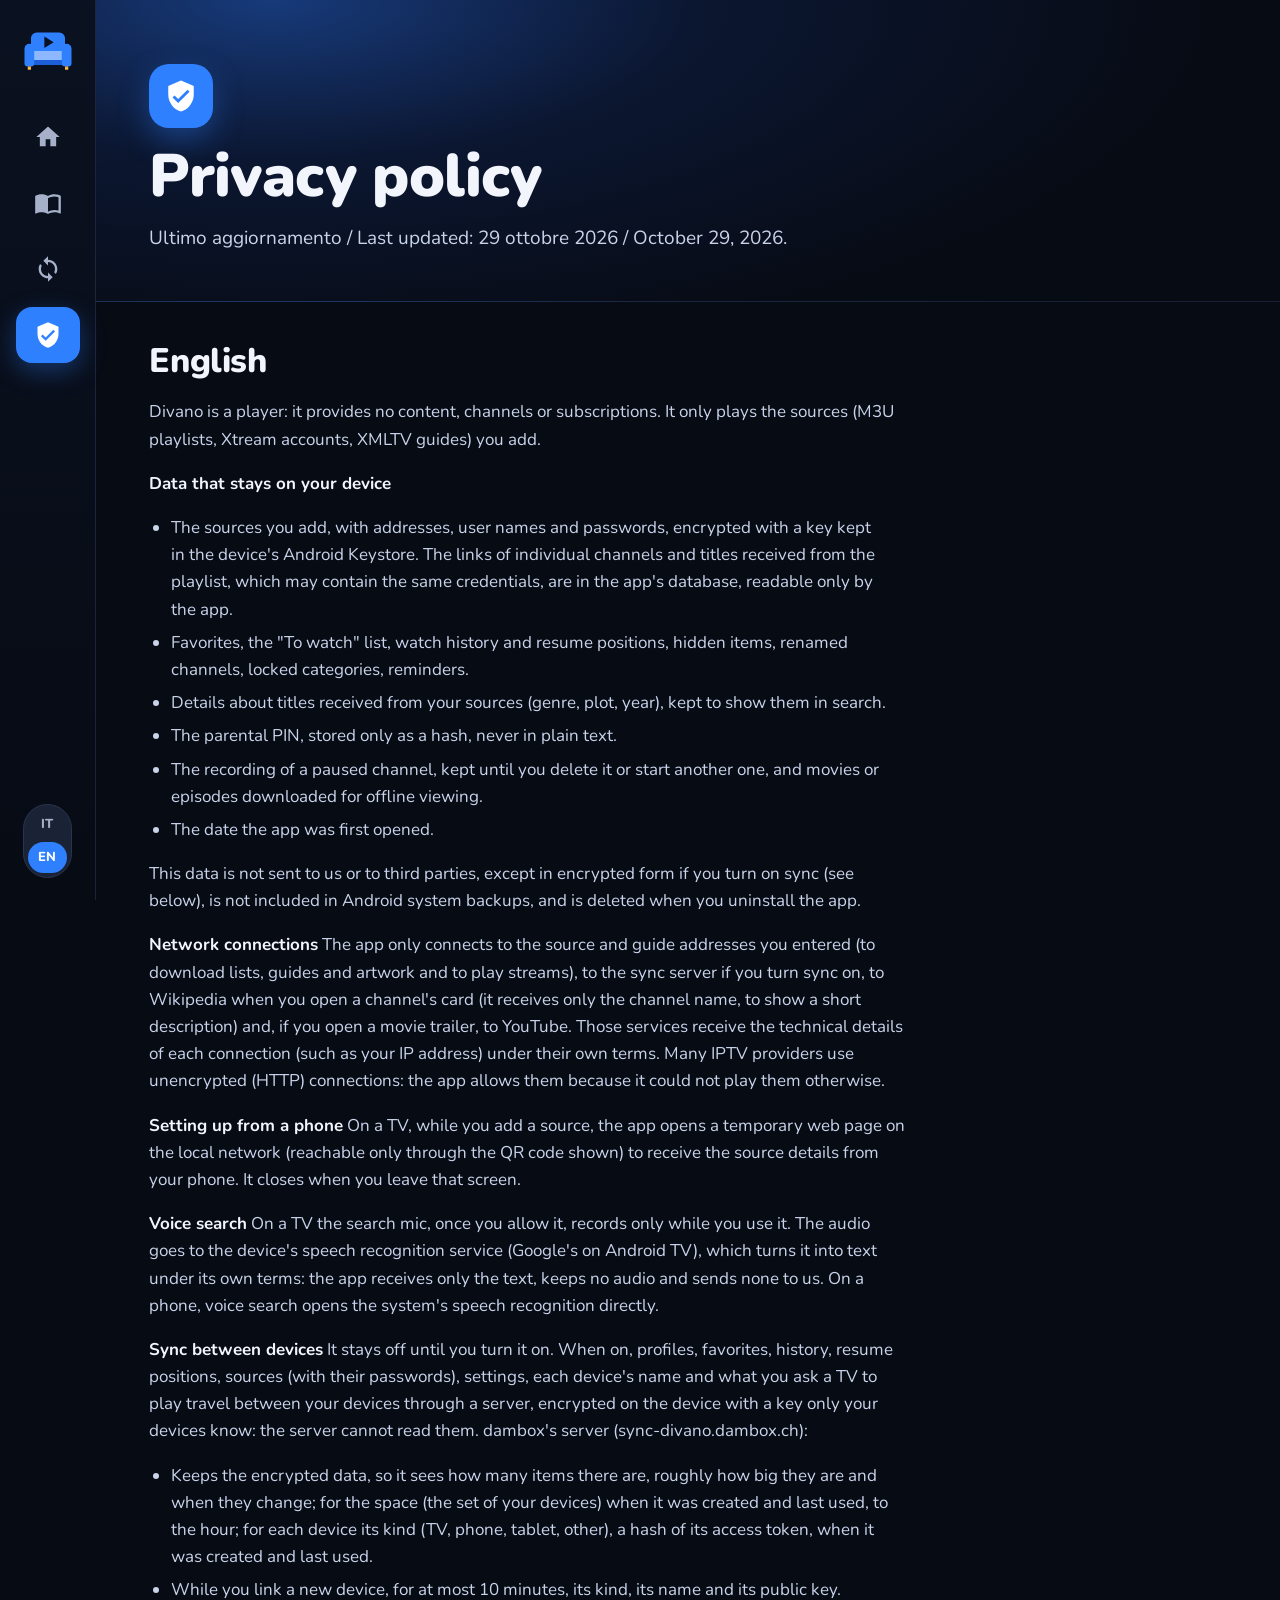
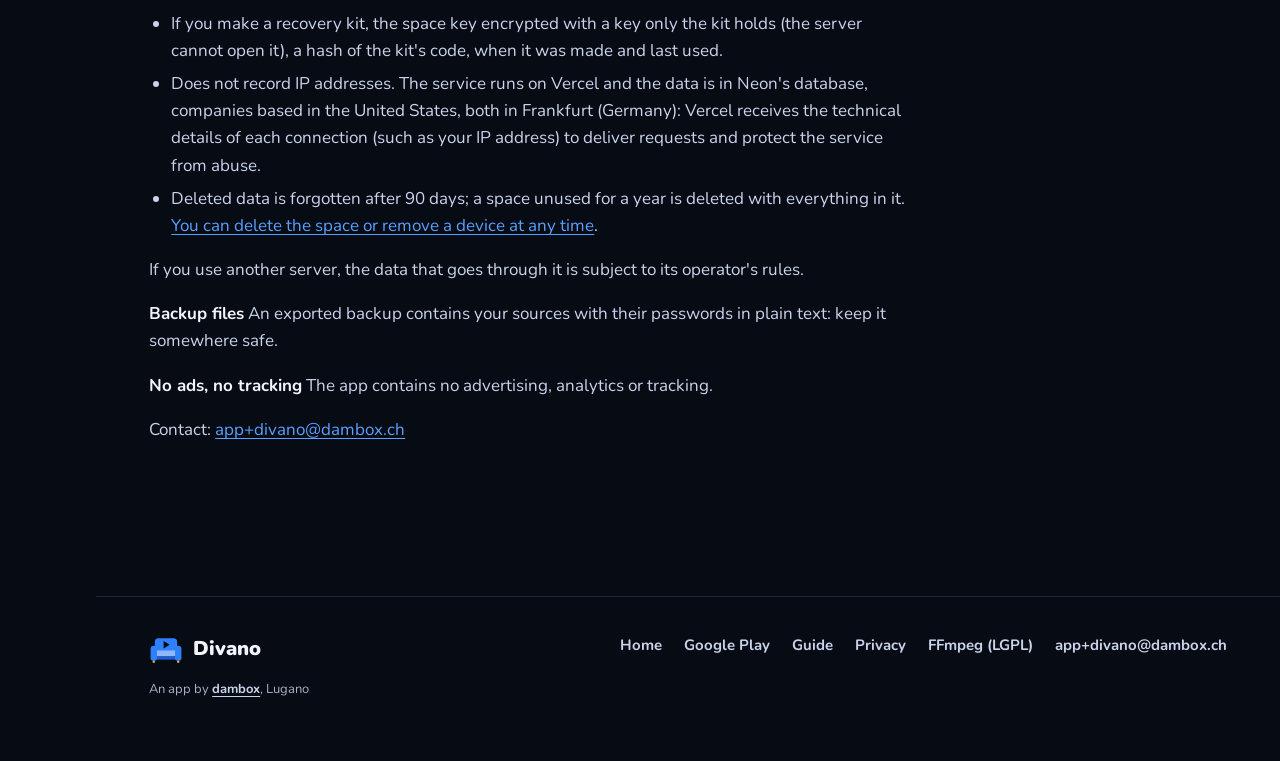
<file: privacy/index.html>
<!doctype html>
<html lang="it" data-title-it="Informativa sulla privacy – Divano" data-title-en="Privacy policy – Divano" data-description-it="Informativa sulla privacy di Divano: cosa resta sul dispositivo, cosa passa dal server di sincronizzazione, cifrato, e cosa no." data-description-en="Divano's privacy policy: what stays on the device, what goes through the sync server, encrypted, and what doesn't.">
<head>
<meta charset="utf-8">
<meta name="viewport" content="width=device-width, initial-scale=1, viewport-fit=cover">
<title>Informativa sulla privacy – Divano</title>
<meta name="description" content="Informativa sulla privacy di Divano: cosa resta sul dispositivo, cosa passa dal server di sincronizzazione, cifrato, e cosa no.">
<meta name="theme-color" content="#070B14">
<link rel="alternate" hreflang="it" href="https://divano.dambox.ch/privacy/?lang=it">
<link rel="alternate" hreflang="en" href="https://divano.dambox.ch/privacy/?lang=en">
<link rel="alternate" hreflang="x-default" href="https://divano.dambox.ch/privacy/">
<meta property="og:type" content="website">
<meta property="og:site_name" content="Divano">
<meta property="og:url" content="https://divano.dambox.ch/privacy/">
<meta property="og:title" content="Informativa sulla privacy – Divano">
<meta property="og:description" content="Informativa sulla privacy di Divano: cosa resta sul dispositivo, cosa passa dal server di sincronizzazione, cifrato, e cosa no.">
<meta property="og:locale" content="it_IT">
<meta property="og:locale:alternate" content="en_US">
<meta property="og:image" content="https://divano.dambox.ch/assets/og.jpg">
<meta property="og:image:width" content="1024">
<meta property="og:image:height" content="500">
<meta property="og:image:alt" content="Divano">
<meta name="twitter:card" content="summary_large_image">
<link rel="icon" href="../assets/favicon-32.png" sizes="32x32">
<link rel="apple-touch-icon" href="../assets/icon-180.png">
<link rel="preload" href="../assets/nunito.ttf" as="font" type="font/ttf" crossorigin>
<link rel="stylesheet" href="../assets/site.css?v=fe857396">
<script>!function(){var d=document.documentElement,q=new URLSearchParams(location.search).get("lang"),l=q;if(l!=="it"&&l!=="en"){try{l=localStorage.getItem("divano-lang")}catch(e){}}if(l!=="it"&&l!=="en")l=/^it\b/i.test(navigator.language||"")?"it":"en";d.dataset.lang=l;d.lang=l;var c=document.createElement("link"),a;c.rel="canonical";a=document.querySelector('link[hreflang="'+(q==="it"||q==="en"?q:"x-default")+'"]');if(a){c.href=a.href;document.head.appendChild(c)}}()</script>
<script src="../assets/site.js?v=cee8cc9e" defer></script>
</head>
<body>

<aside class="rail">
  <a class="brand" href="../" aria-label="Divano"><svg aria-hidden="true"><use href="../assets/icons.svg#sofa"/></svg></a>
  <nav aria-label="Menu">
    <a class="tab" href="../"><svg class="icon" aria-hidden="true"><use href="../assets/icons.svg#home"/></svg><span class="tip">Home</span></a>
    <a class="tab" href="../guide/"><svg class="icon" aria-hidden="true"><use href="../assets/icons.svg#book"/></svg><span class="tip"><span class="it">Guida</span><span class="en">Guide</span></span></a>
    <a class="tab" href="../sync/"><svg class="icon" aria-hidden="true"><use href="../assets/icons.svg#sync"/></svg><span class="tip"><span class="it">Server di sincronizzazione</span><span class="en">Sync server</span></span></a>
    <a class="tab" href="./" aria-current="page"><svg class="icon" aria-hidden="true"><use href="../assets/icons.svg#shield"/></svg><span class="tip">Privacy</span></a>
  </nav>
  <div class="spacer"></div>
  <div class="lang" role="group" aria-label="Lingua / Language"><button data-set-lang="it" aria-pressed="true">IT</button><button data-set-lang="en" aria-pressed="false">EN</button></div>
</aside>

<header class="topbar">
  <a class="brand" href="../"><svg aria-hidden="true"><use href="../assets/icons.svg#sofa"/></svg>Divano</a>
  <div class="lang" role="group" aria-label="Lingua / Language"><button data-set-lang="it" aria-pressed="true">IT</button><button data-set-lang="en" aria-pressed="false">EN</button></div>
</header>

<main>
  <section class="page-hero">
    <div class="wrap">
      <div class="icon-badge"><svg class="icon" aria-hidden="true"><use href="../assets/icons.svg#shield"/></svg></div>
      <h1><span class="it">Informativa sulla privacy</span><span class="en">Privacy policy</span></h1>
      <p>Ultimo aggiornamento / Last updated: 29 ottobre 2026 / October 29, 2026.</p>
    </div>
  </section>
  <div class="wrap"><div class="prose" style="padding-top:40px;padding-bottom:72px">
<section class="it" lang="it">
<h2>Italiano</h2>
<p>Divano è un lettore: non fornisce contenuti, canali o abbonamenti. Riproduce soltanto le sorgenti (playlist M3U, account Xtream, guide XMLTV) che inserisci tu.</p>
<p><strong>Dati che restano sul tuo dispositivo</strong></p>
<ul><li>Le sorgenti che aggiungi, con indirizzi, nome utente e password, cifrati con una chiave conservata nell'Android Keystore del dispositivo. I link dei singoli canali e titoli ricevuti dalla playlist, che possono contenere le stesse credenziali, sono nel database dell'app, accessibile solo all'app stessa.</li><li>Preferiti, lista "Da vedere", cronologia di visione e posizioni di ripresa, elementi nascosti, nomi personalizzati, categorie bloccate, promemoria.</li><li>Le informazioni sui titoli ricevute dalle sorgenti (genere, trama, anno), conservate per mostrarle nella ricerca.</li><li>Il PIN del controllo genitori, salvato solo come impronta (hash), mai in chiaro.</li><li>La registrazione di un canale messo in pausa, che resta finché non la cancelli o non ne avvii un'altra, e i film o episodi scaricati per l'offline.</li><li>La data del primo avvio dell'app.</li></ul>
<p>Questi dati non vengono inviati a noi né a terzi, salvo in forma cifrata se attivi la sincronizzazione (vedi sotto), non vengono inclusi nei backup di sistema di Android e vengono cancellati disinstallando l'app.</p>
<p><strong>Collegamenti di rete</strong> L'app si collega soltanto agli indirizzi delle sorgenti e delle guide che hai inserito (per scaricare elenchi, guide, locandine e riprodurre i flussi), al server di sincronizzazione se la attivi, a Wikipedia quando apri la scheda di un canale (riceve solo il nome del canale, per mostrarne una breve descrizione) e, se apri il trailer di un film, a YouTube. Questi servizi ricevono le informazioni tecniche di ogni connessione (ad esempio l'indirizzo IP) secondo le loro regole. Molti fornitori IPTV usano connessioni non cifrate (HTTP): l'app le consente perché altrimenti non potrebbe riprodurli.</p>
<p><strong>Configurazione dal telefono</strong> Sulla TV, mentre aggiungi una sorgente, l'app apre una pagina web temporanea sulla rete locale (raggiungibile solo con il codice QR mostrato) per ricevere i dati della sorgente dal telefono. La pagina si chiude uscendo dalla schermata.</p>
<p><strong>Ricerca vocale</strong> Sulla TV il microfono della ricerca, se gli dai il permesso, registra solo mentre lo usi. L'audio va al servizio di riconoscimento vocale del dispositivo (su Android TV quello di Google), che lo trasforma in testo secondo le sue regole: l'app riceve solo il testo, non conserva l'audio e non lo invia a noi. Sul telefono la ricerca vocale apre direttamente il riconoscimento vocale del sistema.</p>
<p><strong>Sincronizzazione tra dispositivi</strong> È disattivata finché non la attivi. Se la attivi, profili, preferiti, cronologia, posizioni di ripresa, sorgenti (con le password), impostazioni, il nome di ogni dispositivo e quello che chiedi a una TV di riprodurre passano tra i tuoi dispositivi attraverso un server, cifrati sul dispositivo con una chiave che conoscono solo i tuoi dispositivi: il server non può leggerli. Del server di dambox (sync-divano.dambox.ch):</p>
<ul><li>Conserva i dati cifrati, e ne vede quindi il numero, la dimensione approssimativa e quando cambiano; per lo spazio (l'insieme dei tuoi dispositivi) la data di creazione e dell'ultimo uso, all'ora; per ogni dispositivo il tipo (TV, telefono, tablet, altro), un'impronta del suo codice d'accesso, la data di creazione e dell'ultimo uso.</li><li>Mentre colleghi un nuovo dispositivo, per al massimo 10 minuti, il suo tipo, il suo nome e la sua chiave pubblica.</li><li>Se crei un kit di recupero, la chiave dello spazio cifrata con una chiave che conosce solo il kit (il server non può aprirla), un'impronta del codice del kit, la data di creazione e dell'ultimo uso.</li><li>Non registra indirizzi IP. Il servizio gira su Vercel e i dati sono nel database di Neon, aziende con sede negli Stati Uniti, entrambi a Francoforte (Germania): Vercel riceve le informazioni tecniche di ogni connessione (ad esempio l'indirizzo IP) per consegnare le richieste e proteggere il servizio dagli abusi.</li><li>I dati cancellati vengono dimenticati dopo 90 giorni; uno spazio non usato per un anno viene eliminato con tutto il suo contenuto. <a href="delete/">Puoi eliminare lo spazio o togliere un dispositivo in qualsiasi momento</a>.</li></ul>
<p>Se usi un altro server, per i dati che passano da quel server valgono le regole di chi lo gestisce.</p>
<p><strong>Backup su file</strong> Se esporti un backup, il file contiene le tue sorgenti con le password in chiaro: conservalo in un posto sicuro.</p>
<p><strong>Nessuna pubblicità, nessun tracciamento</strong> L'app non contiene pubblicità, strumenti di analisi o tracciamento.</p>
<p>Contatti: <a href="mailto:app+divano@dambox.ch">app+divano@dambox.ch</a></p>
</section>
<section class="en" lang="en">
<h2>English</h2>
<p>Divano is a player: it provides no content, channels or subscriptions. It only plays the sources (M3U playlists, Xtream accounts, XMLTV guides) you add.</p>
<p><strong>Data that stays on your device</strong></p>
<ul><li>The sources you add, with addresses, user names and passwords, encrypted with a key kept in the device's Android Keystore. The links of individual channels and titles received from the playlist, which may contain the same credentials, are in the app's database, readable only by the app.</li><li>Favorites, the "To watch" list, watch history and resume positions, hidden items, renamed channels, locked categories, reminders.</li><li>Details about titles received from your sources (genre, plot, year), kept to show them in search.</li><li>The parental PIN, stored only as a hash, never in plain text.</li><li>The recording of a paused channel, kept until you delete it or start another one, and movies or episodes downloaded for offline viewing.</li><li>The date the app was first opened.</li></ul>
<p>This data is not sent to us or to third parties, except in encrypted form if you turn on sync (see below), is not included in Android system backups, and is deleted when you uninstall the app.</p>
<p><strong>Network connections</strong> The app only connects to the source and guide addresses you entered (to download lists, guides and artwork and to play streams), to the sync server if you turn sync on, to Wikipedia when you open a channel's card (it receives only the channel name, to show a short description) and, if you open a movie trailer, to YouTube. Those services receive the technical details of each connection (such as your IP address) under their own terms. Many IPTV providers use unencrypted (HTTP) connections: the app allows them because it could not play them otherwise.</p>
<p><strong>Setting up from a phone</strong> On a TV, while you add a source, the app opens a temporary web page on the local network (reachable only through the QR code shown) to receive the source details from your phone. It closes when you leave that screen.</p>
<p><strong>Voice search</strong> On a TV the search mic, once you allow it, records only while you use it. The audio goes to the device's speech recognition service (Google's on Android TV), which turns it into text under its own terms: the app receives only the text, keeps no audio and sends none to us. On a phone, voice search opens the system's speech recognition directly.</p>
<p><strong>Sync between devices</strong> It stays off until you turn it on. When on, profiles, favorites, history, resume positions, sources (with their passwords), settings, each device's name and what you ask a TV to play travel between your devices through a server, encrypted on the device with a key only your devices know: the server cannot read them. dambox's server (sync-divano.dambox.ch):</p>
<ul><li>Keeps the encrypted data, so it sees how many items there are, roughly how big they are and when they change; for the space (the set of your devices) when it was created and last used, to the hour; for each device its kind (TV, phone, tablet, other), a hash of its access token, when it was created and last used.</li><li>While you link a new device, for at most 10 minutes, its kind, its name and its public key.</li><li>If you make a recovery kit, the space key encrypted with a key only the kit holds (the server cannot open it), a hash of the kit's code, when it was made and last used.</li><li>Does not record IP addresses. The service runs on Vercel and the data is in Neon's database, companies based in the United States, both in Frankfurt (Germany): Vercel receives the technical details of each connection (such as your IP address) to deliver requests and protect the service from abuse.</li><li>Deleted data is forgotten after 90 days; a space unused for a year is deleted with everything in it. <a href="delete/">You can delete the space or remove a device at any time</a>.</li></ul>
<p>If you use another server, the data that goes through it is subject to its operator's rules.</p>
<p><strong>Backup files</strong> An exported backup contains your sources with their passwords in plain text: keep it somewhere safe.</p>
<p><strong>No ads, no tracking</strong> The app contains no advertising, analytics or tracking.</p>
<p>Contact: <a href="mailto:app+divano@dambox.ch">app+divano@dambox.ch</a></p>
</section>
  </div></div>

  <footer class="site">
    <div class="wrap">
      <div class="cols">
        <div class="brandline"><svg aria-hidden="true"><use href="../assets/icons.svg#sofa"/></svg>Divano</div>
        <nav aria-label="Footer">
          <a href="../">Home</a>
          <a href="https://play.google.com/store/apps/details?id=ch.dambox.divano">Google Play</a>
          <a href="../guide/"><span class="it">Guida</span><span class="en">Guide</span></a>
          <a href="../privacy/">Privacy</a>
          <a href="../ffmpeg/">FFmpeg (LGPL)</a>
          <a href="mailto:app+divano@dambox.ch">app+divano@dambox.ch</a>
        </nav>
      </div>
      <p class="by"><span class="it">Un'app di</span><span class="en">An app by</span> <a href="https://dambox.ch/">dambox</a>, Lugano</p>
    </div>
  </footer>
</main>

<nav class="tabbar" aria-label="Menu">
  <a href="../"><span class="pill"><svg class="icon" aria-hidden="true"><use href="../assets/icons.svg#home"/></svg></span>Home</a>
  <a href="../guide/"><span class="pill"><svg class="icon" aria-hidden="true"><use href="../assets/icons.svg#book"/></svg></span><span class="it">Guida</span><span class="en">Guide</span></a>
  <a href="../sync/"><span class="pill"><svg class="icon" aria-hidden="true"><use href="../assets/icons.svg#sync"/></svg></span>Sync</a>
  <a href="./" aria-current="page"><span class="pill"><svg class="icon" aria-hidden="true"><use href="../assets/icons.svg#shield"/></svg></span>Privacy</a>
</nav>
</body>
</html>
</file>
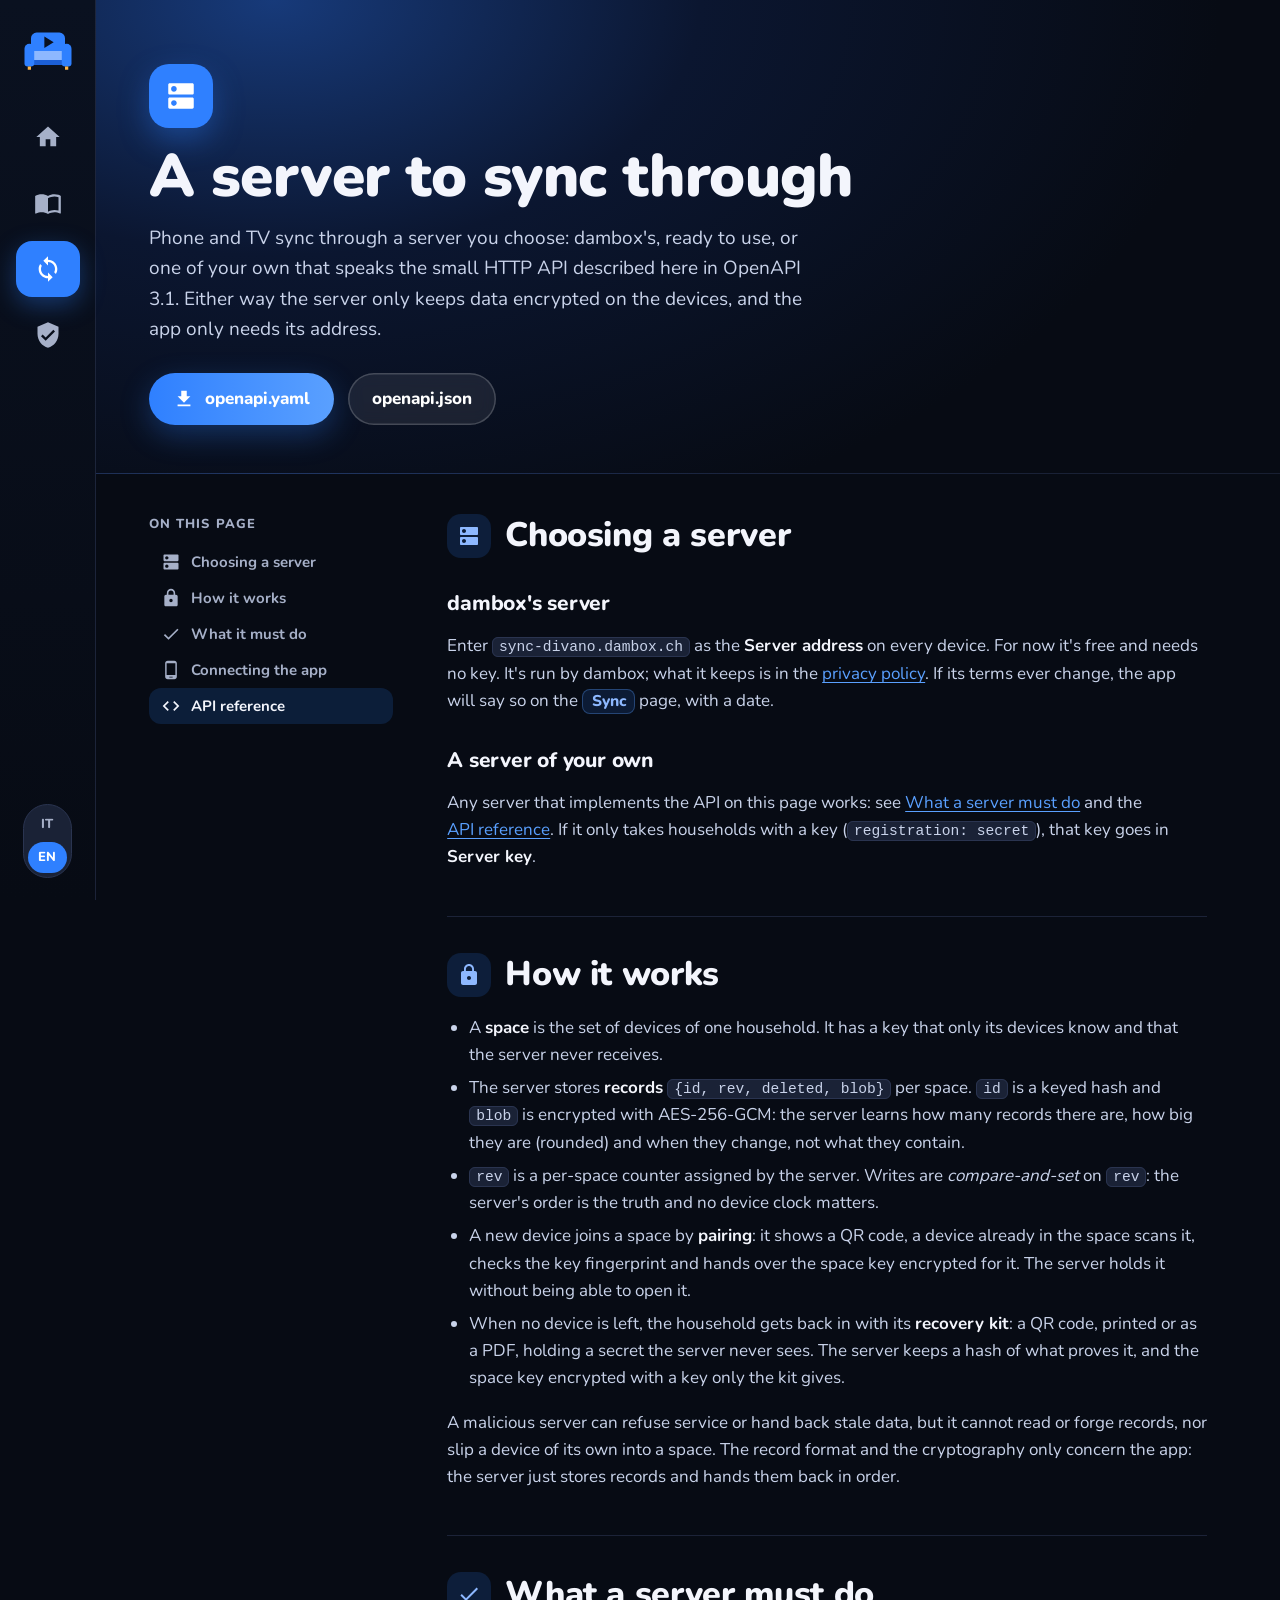
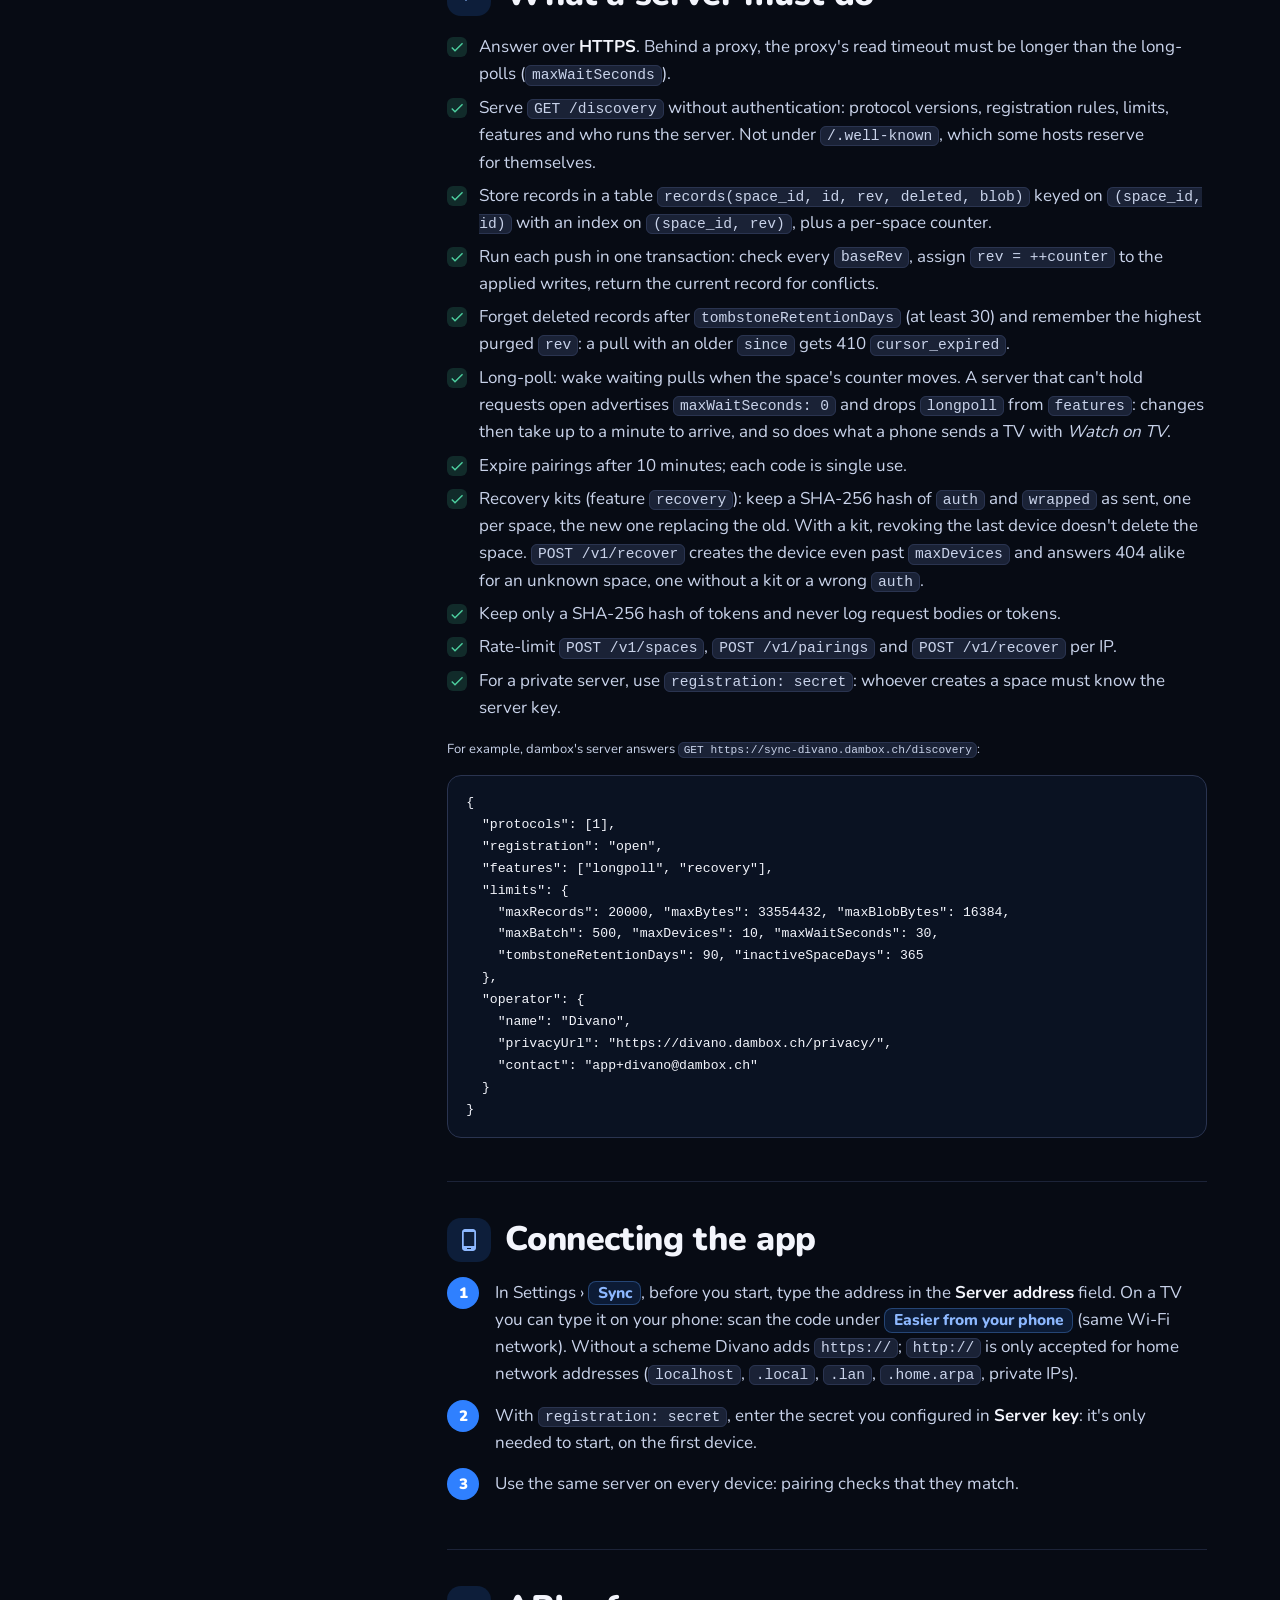
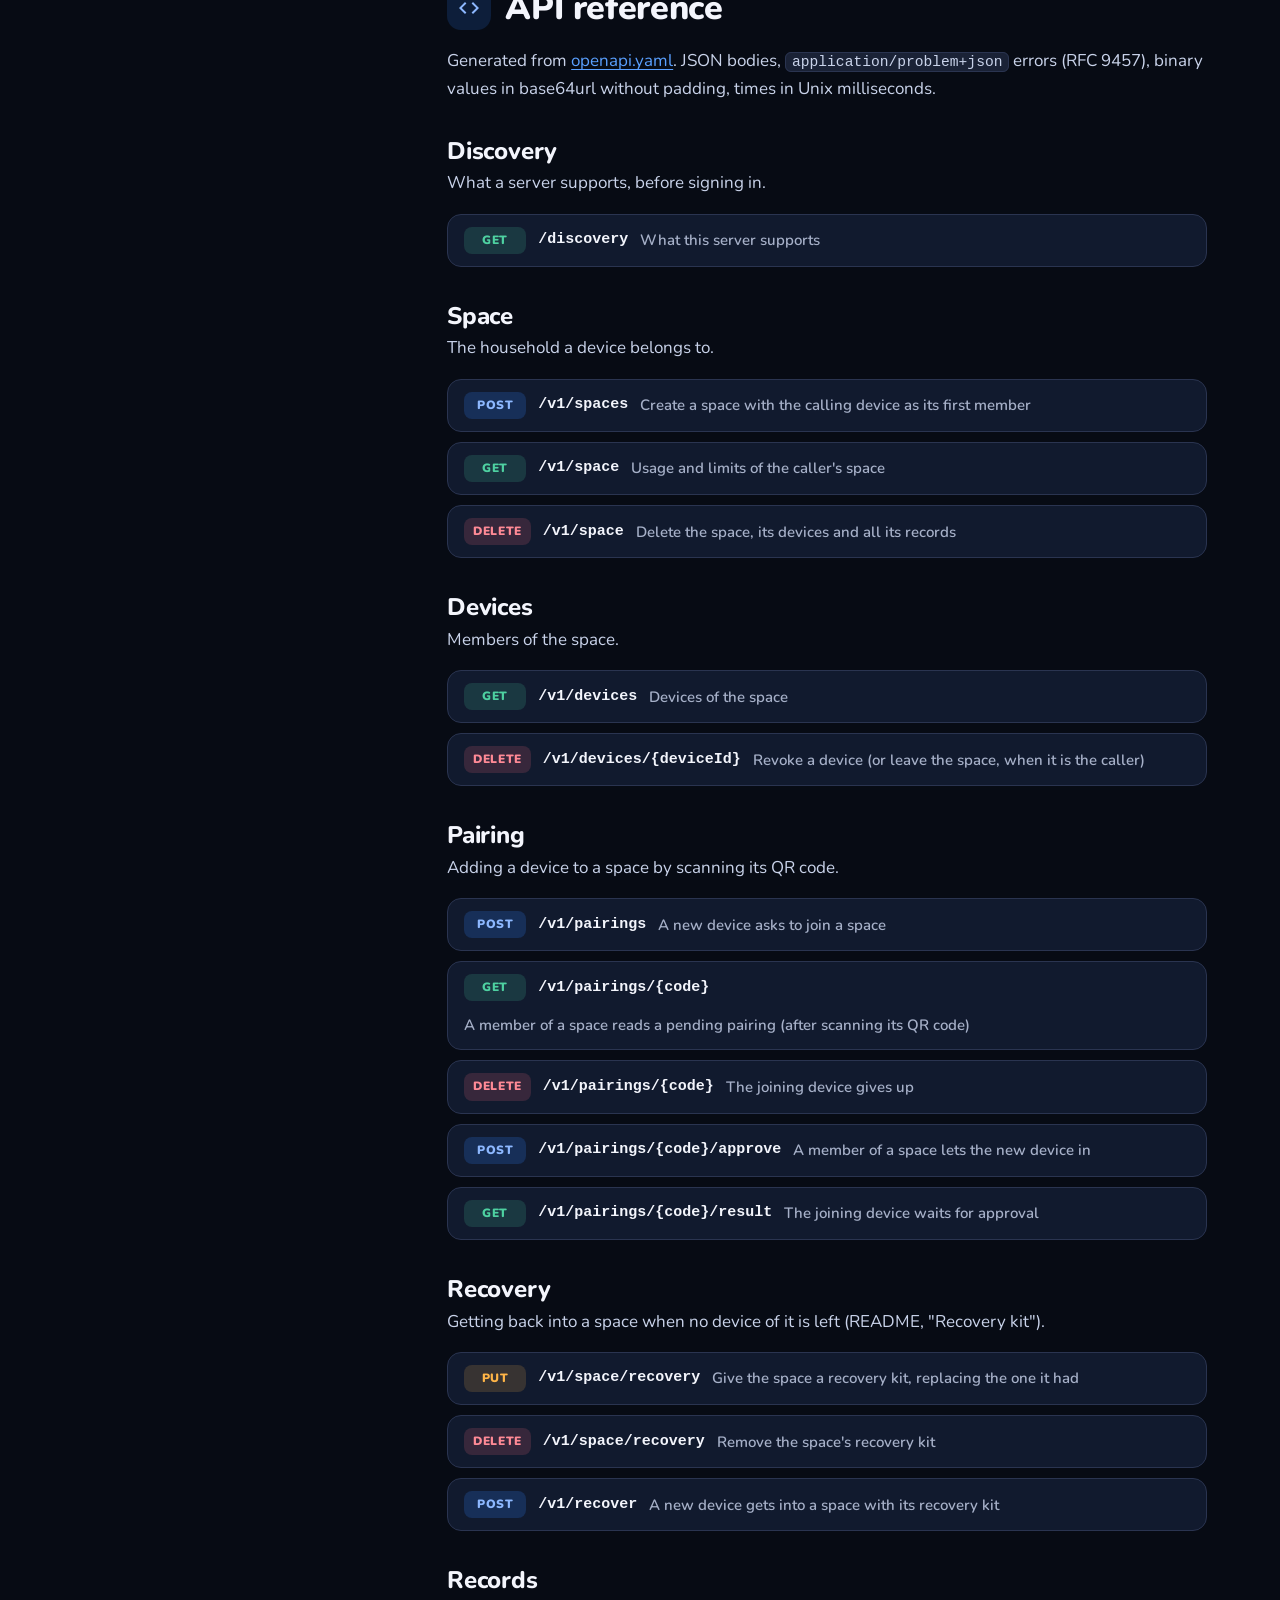
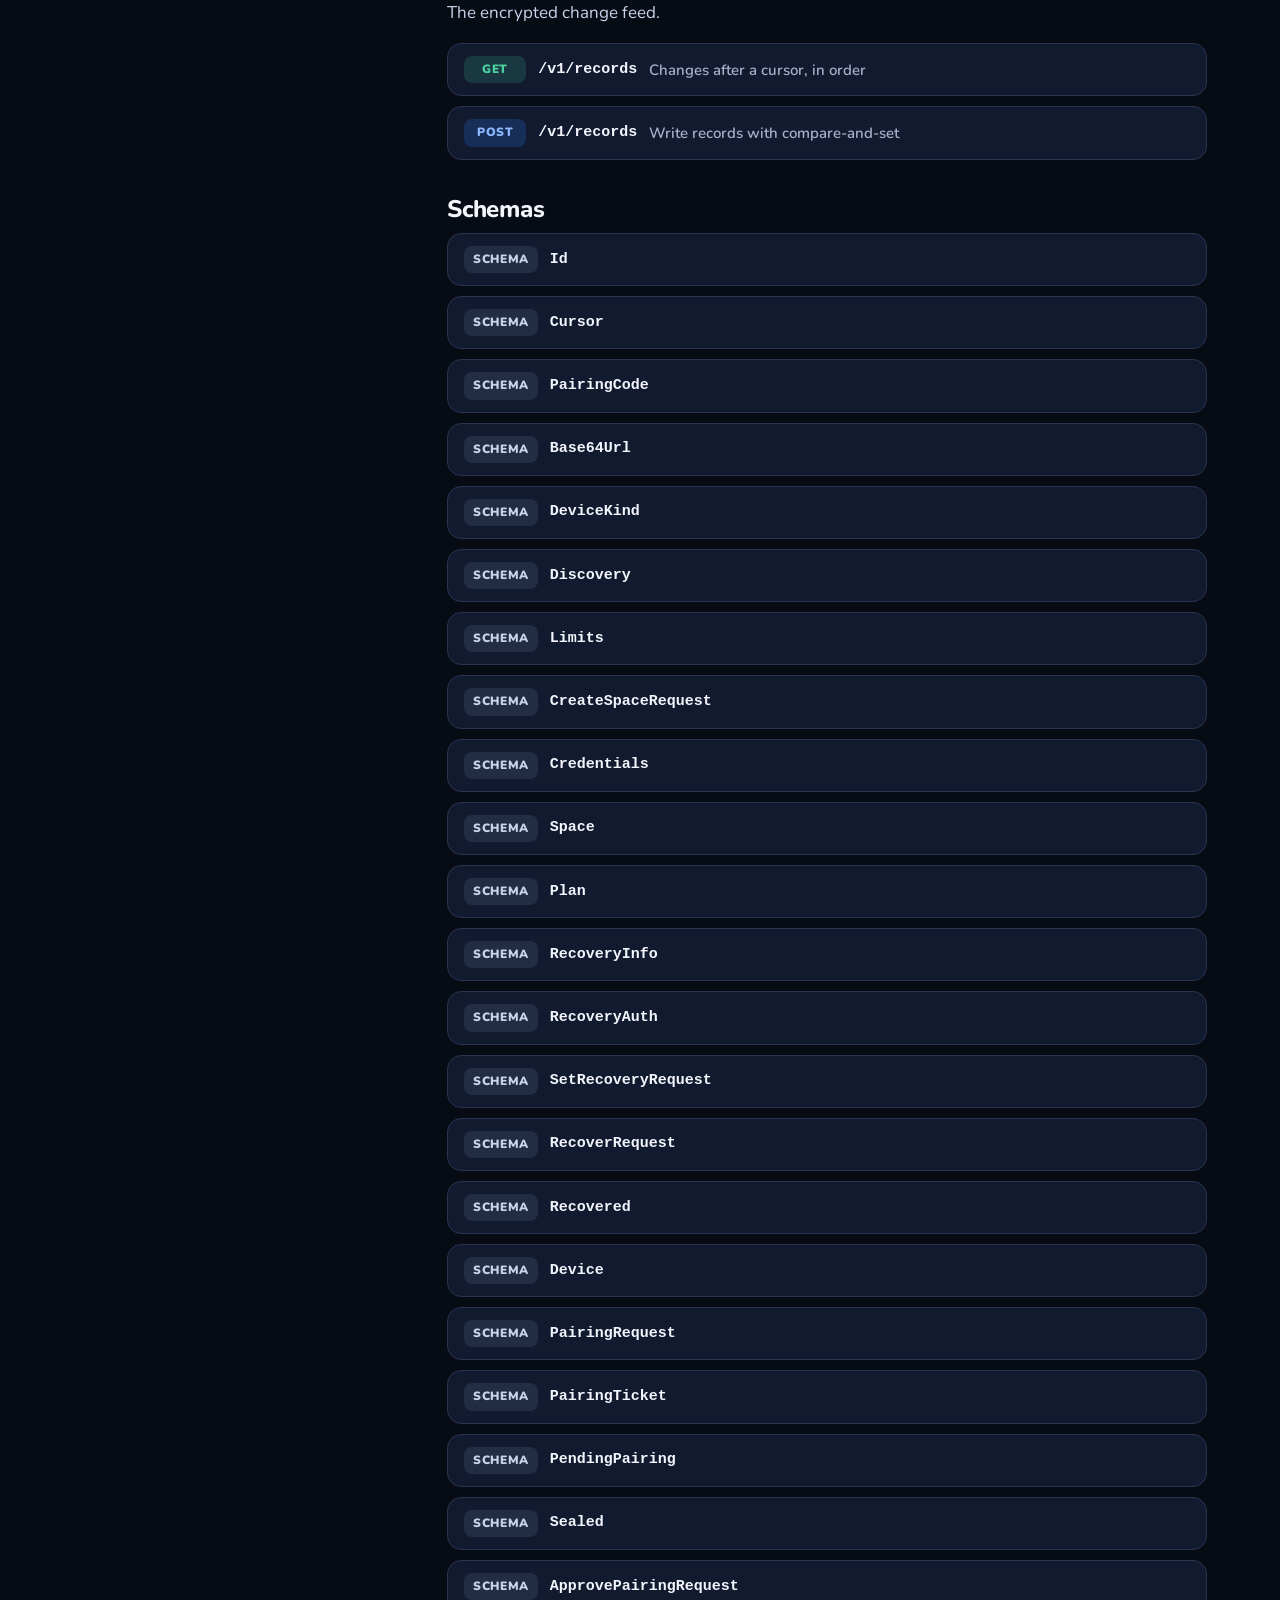
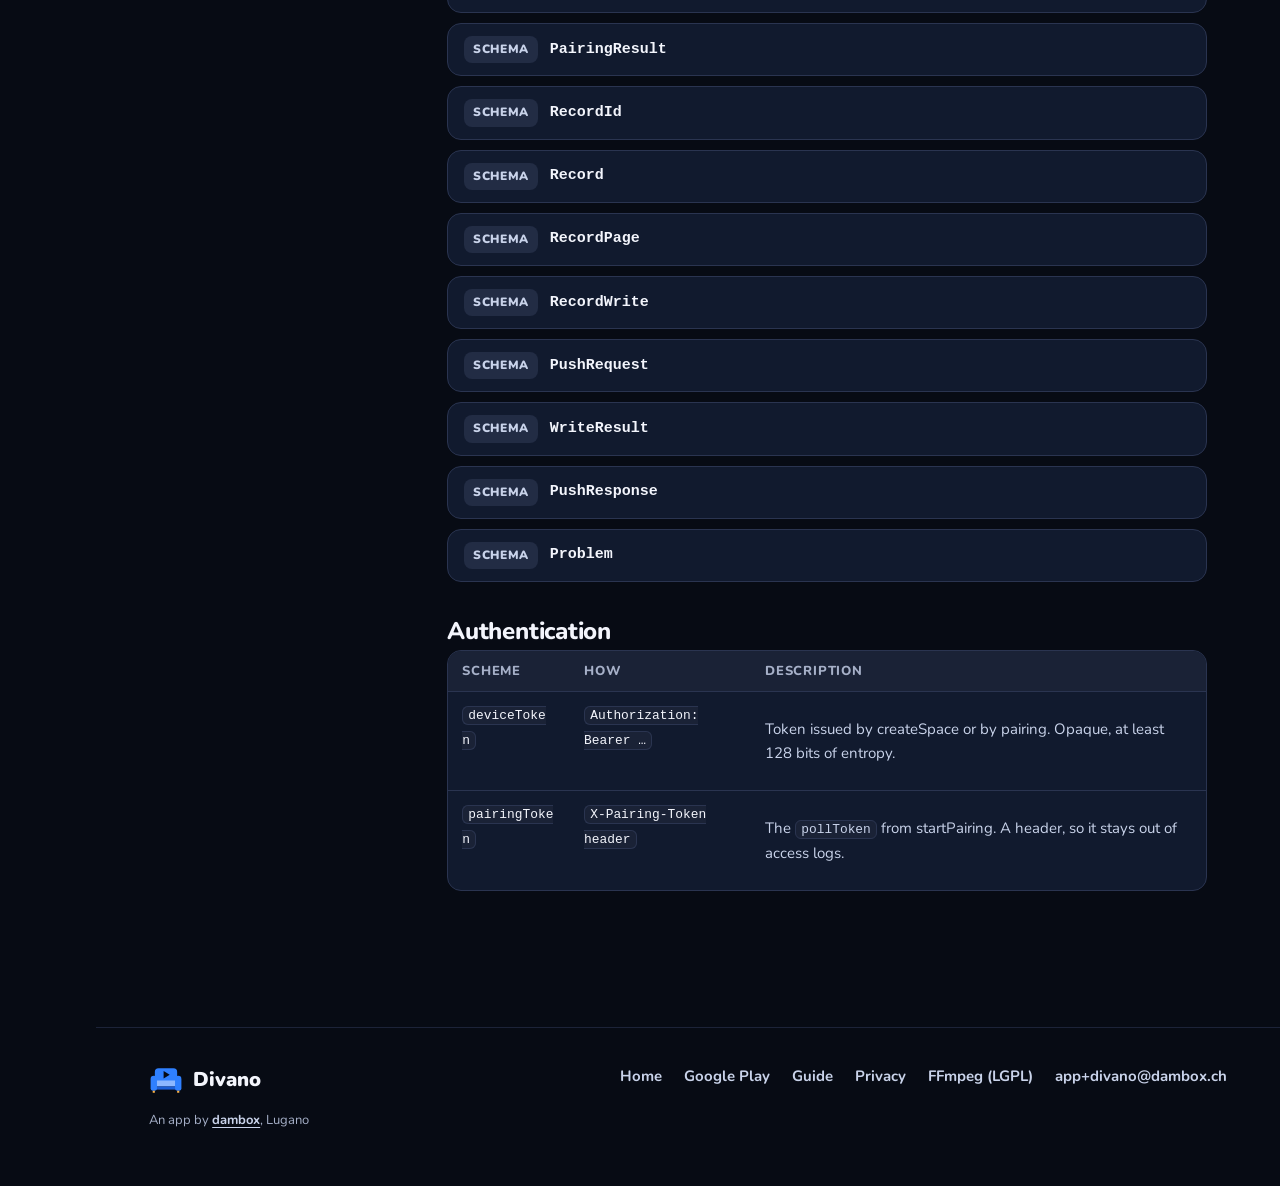
<file: sync/index.html>
<!doctype html>
<html lang="it" data-title-it="Server di sincronizzazione – Divano" data-title-en="Sync server – Divano" data-description-it="Il server da cui passa la sincronizzazione di Divano: quello di dambox o uno tuo, con la specifica OpenAPI per ospitarlo." data-description-en="The server Divano syncs through: dambox's, or one of your own, with the OpenAPI specification to host it.">
<head>
<meta charset="utf-8">
<meta name="viewport" content="width=device-width, initial-scale=1, viewport-fit=cover">
<title>Server di sincronizzazione – Divano</title>
<meta name="description" content="Il server da cui passa la sincronizzazione di Divano: quello di dambox o uno tuo, con la specifica OpenAPI per ospitarlo.">
<meta name="theme-color" content="#070B14">
<link rel="alternate" hreflang="it" href="https://divano.dambox.ch/sync/?lang=it">
<link rel="alternate" hreflang="en" href="https://divano.dambox.ch/sync/?lang=en">
<link rel="alternate" hreflang="x-default" href="https://divano.dambox.ch/sync/">
<meta property="og:type" content="website">
<meta property="og:site_name" content="Divano">
<meta property="og:url" content="https://divano.dambox.ch/sync/">
<meta property="og:title" content="Server di sincronizzazione – Divano">
<meta property="og:description" content="Il server da cui passa la sincronizzazione di Divano: quello di dambox o uno tuo, con la specifica OpenAPI per ospitarlo.">
<meta property="og:locale" content="it_IT">
<meta property="og:locale:alternate" content="en_US">
<meta property="og:image" content="https://divano.dambox.ch/assets/og.jpg">
<meta property="og:image:width" content="1024">
<meta property="og:image:height" content="500">
<meta property="og:image:alt" content="Divano">
<meta name="twitter:card" content="summary_large_image">
<link rel="icon" href="../assets/favicon-32.png" sizes="32x32">
<link rel="apple-touch-icon" href="../assets/icon-180.png">
<link rel="preload" href="../assets/nunito.ttf" as="font" type="font/ttf" crossorigin>
<link rel="stylesheet" href="../assets/site.css?v=fe857396">
<script>!function(){var d=document.documentElement,q=new URLSearchParams(location.search).get("lang"),l=q;if(l!=="it"&&l!=="en"){try{l=localStorage.getItem("divano-lang")}catch(e){}}if(l!=="it"&&l!=="en")l=/^it\b/i.test(navigator.language||"")?"it":"en";d.dataset.lang=l;d.lang=l;var c=document.createElement("link"),a;c.rel="canonical";a=document.querySelector('link[hreflang="'+(q==="it"||q==="en"?q:"x-default")+'"]');if(a){c.href=a.href;document.head.appendChild(c)}}()</script>
<script src="../assets/site.js?v=cee8cc9e" defer></script>
<script src="api.js?v=e2998d15" defer></script>
</head>
<body>

<aside class="rail">
  <a class="brand" href="../" aria-label="Divano"><svg aria-hidden="true"><use href="../assets/icons.svg#sofa"/></svg></a>
  <nav aria-label="Menu">
    <a class="tab" href="../"><svg class="icon" aria-hidden="true"><use href="../assets/icons.svg#home"/></svg><span class="tip">Home</span></a>
    <a class="tab" href="../guide/"><svg class="icon" aria-hidden="true"><use href="../assets/icons.svg#book"/></svg><span class="tip"><span class="it">Guida</span><span class="en">Guide</span></span></a>
    <a class="tab" href="./" aria-current="page"><svg class="icon" aria-hidden="true"><use href="../assets/icons.svg#sync"/></svg><span class="tip"><span class="it">Server di sincronizzazione</span><span class="en">Sync server</span></span></a>
    <a class="tab" href="../privacy/"><svg class="icon" aria-hidden="true"><use href="../assets/icons.svg#shield"/></svg><span class="tip">Privacy</span></a>
  </nav>
  <div class="spacer"></div>
  <div class="lang" role="group" aria-label="Lingua / Language"><button data-set-lang="it" aria-pressed="true">IT</button><button data-set-lang="en" aria-pressed="false">EN</button></div>
</aside>

<header class="topbar">
  <a class="brand" href="../"><svg aria-hidden="true"><use href="../assets/icons.svg#sofa"/></svg>Divano</a>
  <div class="lang" role="group" aria-label="Lingua / Language"><button data-set-lang="it" aria-pressed="true">IT</button><button data-set-lang="en" aria-pressed="false">EN</button></div>
</header>

<main>
  <section class="page-hero">
    <div class="wrap">
      <div class="icon-badge"><svg class="icon" aria-hidden="true"><use href="../assets/icons.svg#server"/></svg></div>
      <h1><span class="it">Un server per la sincronizzazione</span><span class="en">A server to sync through</span></h1>
      <p class="it">Telefono e TV si sincronizzano attraverso un server che scegli tu: quello di dambox, pronto da usare, o uno tuo, che parla la piccola API HTTP descritta qui in OpenAPI 3.1. In entrambi i casi il server conserva solo dati cifrati sui dispositivi, e l'app ha bisogno solo del suo indirizzo.</p>
      <p class="en">Phone and TV sync through a server you choose: dambox's, ready to use, or one of your own that speaks the small HTTP API described here in OpenAPI 3.1. Either way the server only keeps data encrypted on the devices, and the app only needs its address.</p>
      <div class="actions" style="margin-top:28px">
        <a class="btn" href="openapi.yaml" download><svg class="icon" aria-hidden="true"><use href="../assets/icons.svg#download"/></svg>openapi.yaml</a>
        <a class="btn ghost" href="openapi.json" download>openapi.json</a>
      </div>
    </div>
  </section>

  <div class="wrap doc">
    <nav class="toc" aria-label="Indice / Contents">
      <p><span class="it">In questa pagina</span><span class="en">On this page</span></p>
      <ol>
        <li><a href="#choose"><svg class="icon" aria-hidden="true"><use href="../assets/icons.svg#server"/></svg><span class="it">Scegliere un server</span><span class="en">Choosing a server</span></a></li>
        <li><a href="#model"><svg class="icon" aria-hidden="true"><use href="../assets/icons.svg#lock"/></svg><span class="it">Come funziona</span><span class="en">How it works</span></a></li>
        <li><a href="#requirements"><svg class="icon" aria-hidden="true"><use href="../assets/icons.svg#check"/></svg><span class="it">Cosa deve fare</span><span class="en">What it must do</span></a></li>
        <li><a href="#connect"><svg class="icon" aria-hidden="true"><use href="../assets/icons.svg#phone"/></svg><span class="it">Collegare l'app</span><span class="en">Connecting the app</span></a></li>
        <li><a href="#reference"><svg class="icon" aria-hidden="true"><use href="../assets/icons.svg#code"/></svg><span class="it">Riferimento API</span><span class="en">API reference</span></a></li>
      </ol>
    </nav>

    <div class="prose">
      <section id="choose">
        <div class="it" lang="it">
          <h2><span class="glyph"><svg class="icon" aria-hidden="true"><use href="../assets/icons.svg#server"/></svg></span>Scegliere un server</h2>
          <h3>Il server di dambox</h3>
          <p>Scrivi <code>sync-divano.dambox.ch</code> come <strong>Indirizzo del server</strong> su ogni dispositivo. Per ora è gratuito e non serve una chiave. Lo gestisce dambox; cosa conserva è nella <a href="../privacy/">privacy</a>. Se un giorno le condizioni cambieranno, l'app lo annuncerà nella pagina <span class="ui">Sincronizzazione</span>, con una data.</p>
          <h3>Un server tuo</h3>
          <p>Va bene qualunque server che implementi l'API di questa pagina: vedi <a href="#requirements">Cosa deve fare un server</a> e il <a href="#reference">Riferimento API</a>. Se accetta solo famiglie con una chiave (<code>registration: secret</code>), la chiave è quella da scrivere in <strong>Chiave del server</strong>.</p>
        </div>
        <div class="en" lang="en">
          <h2><span class="glyph"><svg class="icon" aria-hidden="true"><use href="../assets/icons.svg#server"/></svg></span>Choosing a server</h2>
          <h3>dambox's server</h3>
          <p>Enter <code>sync-divano.dambox.ch</code> as the <strong>Server address</strong> on every device. For now it's free and needs no key. It's run by dambox; what it keeps is in the <a href="../privacy/">privacy policy</a>. If its terms ever change, the app will say so on the <span class="ui">Sync</span> page, with a date.</p>
          <h3>A server of your own</h3>
          <p>Any server that implements the API on this page works: see <a href="#requirements">What a server must do</a> and the <a href="#reference">API reference</a>. If it only takes households with a key (<code>registration: secret</code>), that key goes in <strong>Server key</strong>.</p>
        </div>
      </section>

      <section id="model">
        <div class="it" lang="it">
          <h2><span class="glyph"><svg class="icon" aria-hidden="true"><use href="../assets/icons.svg#lock"/></svg></span>Come funziona</h2>
          <ul>
            <li>Uno <strong>spazio</strong> è l'insieme dei dispositivi di una famiglia. Ha una chiave che conoscono solo i suoi dispositivi e che il server non riceve mai.</li>
            <li>Il server conserva <strong>record</strong> <code>{id, rev, deleted, blob}</code> per spazio. <code>id</code> è un'impronta calcolata con la chiave e <code>blob</code> è cifrato con AES-256-GCM: il server sa quanti record ci sono, quanto sono grandi (arrotondati) e quando cambiano, non cosa contengono.</li>
            <li><code>rev</code> è un contatore per spazio assegnato dal server. Le scritture sono <em>compare-and-set</em> su <code>rev</code>: l'ordine del server fa fede e l'orologio dei dispositivi non conta.</li>
            <li>Un nuovo dispositivo entra nello spazio con un <strong>abbinamento</strong>: mostra un codice QR, un dispositivo già presente lo inquadra, controlla l'impronta della chiave e gli passa la chiave dello spazio cifrata per lui. Il server la custodisce senza poterla aprire.</li>
            <li>Se non resta nessun dispositivo, si rientra con il <strong>kit di recupero</strong>: un codice QR, stampato o in PDF, con un segreto che il server non vede. Il server conserva un'impronta di ciò che lo prova e la chiave dello spazio cifrata con una chiave che solo il kit dà.</li>
          </ul>
          <p>Un server malevolo può non rispondere o restituire dati vecchi, ma non può leggere né falsificare i record, né far entrare un suo dispositivo in uno spazio. Il formato dei record e la crittografia riguardano solo l'app: il server deve soltanto conservarli e restituirli in ordine.</p>
        </div>
        <div class="en" lang="en">
          <h2><span class="glyph"><svg class="icon" aria-hidden="true"><use href="../assets/icons.svg#lock"/></svg></span>How it works</h2>
          <ul>
            <li>A <strong>space</strong> is the set of devices of one household. It has a key that only its devices know and that the server never receives.</li>
            <li>The server stores <strong>records</strong> <code>{id, rev, deleted, blob}</code> per space. <code>id</code> is a keyed hash and <code>blob</code> is encrypted with AES-256-GCM: the server learns how many records there are, how big they are (rounded) and when they change, not what they contain.</li>
            <li><code>rev</code> is a per-space counter assigned by the server. Writes are <em>compare-and-set</em> on <code>rev</code>: the server's order is the truth and no device clock matters.</li>
            <li>A new device joins a space by <strong>pairing</strong>: it shows a QR code, a device already in the space scans it, checks the key fingerprint and hands over the space key encrypted for it. The server holds it without being able to open it.</li>
            <li>When no device is left, the household gets back in with its <strong>recovery kit</strong>: a QR code, printed or as a PDF, holding a secret the server never sees. The server keeps a hash of what proves it, and the space key encrypted with a key only the kit gives.</li>
          </ul>
          <p>A malicious server can refuse service or hand back stale data, but it cannot read or forge records, nor slip a device of its own into a space. The record format and the cryptography only concern the app: the server just stores records and hands them back in order.</p>
        </div>
      </section>

      <section id="requirements">
        <div class="it" lang="it">
          <h2><span class="glyph"><svg class="icon" aria-hidden="true"><use href="../assets/icons.svg#check"/></svg></span>Cosa deve fare un server</h2>
          <ul class="checklist">
            <li>Rispondere su <strong>HTTPS</strong>. Se sta dietro un proxy, il timeout di lettura del proxy deve superare la durata dei long-poll (<code>maxWaitSeconds</code>).</li>
            <li>Servire <code>GET /discovery</code> senza autenticazione: versioni del protocollo, regole di registrazione, limiti, funzioni e chi gestisce il server. Non sotto <code>/.well-known</code>, che alcuni hosting riservano a sé.</li>
            <li>Salvare i record in una tabella <code>records(space_id, id, rev, deleted, blob)</code> con chiave <code>(space_id, id)</code> e un indice su <code>(space_id, rev)</code>, più un contatore per spazio.</li>
            <li>Eseguire ogni push in una transazione: controllare ogni <code>baseRev</code>, assegnare <code>rev = ++contatore</code> alle scritture applicate, restituire il record attuale per i conflitti.</li>
            <li>Dimenticare i record cancellati dopo <code>tombstoneRetentionDays</code> (almeno 30) e ricordare il <code>rev</code> più alto eliminato: un pull con <code>since</code> più vecchio riceve 410 <code>cursor_expired</code>.</li>
            <li>Long-poll: svegliare i pull in attesa quando il contatore dello spazio cambia. Chi non può tenere aperte le richieste annuncia <code>maxWaitSeconds: 0</code> e toglie <code>longpoll</code> da <code>features</code>: le modifiche arrivano allora fino a un minuto dopo, e così quello che un telefono manda a una TV con <em>Guarda sulla TV</em>.</li>
            <li>Far scadere gli abbinamenti dopo 10 minuti; ogni codice si usa una volta sola.</li>
            <li>Kit di recupero (funzione <code>recovery</code>): conservare l'impronta SHA-256 di <code>auth</code> e <code>wrapped</code> così com'è, uno per spazio, il nuovo al posto del vecchio. Con un kit, revocare l'ultimo dispositivo non elimina lo spazio. <code>POST /v1/recover</code> crea il dispositivo anche oltre <code>maxDevices</code> e risponde 404 allo stesso modo per uno spazio sconosciuto, senza kit o con <code>auth</code> sbagliata.</li>
            <li>Conservare dei token solo l'impronta SHA-256 e non registrare mai i corpi delle richieste né i token.</li>
            <li>Limitare per IP <code>POST /v1/spaces</code>, <code>POST /v1/pairings</code> e <code>POST /v1/recover</code>.</li>
            <li>Per un server privato, usare <code>registration: secret</code>: chi crea uno spazio deve conoscere la chiave del server.</li>
          </ul>
        </div>
        <div class="en" lang="en">
          <h2><span class="glyph"><svg class="icon" aria-hidden="true"><use href="../assets/icons.svg#check"/></svg></span>What a server must do</h2>
          <ul class="checklist">
            <li>Answer over <strong>HTTPS</strong>. Behind a proxy, the proxy's read timeout must be longer than the long-polls (<code>maxWaitSeconds</code>).</li>
            <li>Serve <code>GET /discovery</code> without authentication: protocol versions, registration rules, limits, features and who runs the server. Not under <code>/.well-known</code>, which some hosts reserve for themselves.</li>
            <li>Store records in a table <code>records(space_id, id, rev, deleted, blob)</code> keyed on <code>(space_id, id)</code> with an index on <code>(space_id, rev)</code>, plus a per-space counter.</li>
            <li>Run each push in one transaction: check every <code>baseRev</code>, assign <code>rev = ++counter</code> to the applied writes, return the current record for conflicts.</li>
            <li>Forget deleted records after <code>tombstoneRetentionDays</code> (at least 30) and remember the highest purged <code>rev</code>: a pull with an older <code>since</code> gets 410 <code>cursor_expired</code>.</li>
            <li>Long-poll: wake waiting pulls when the space's counter moves. A server that can't hold requests open advertises <code>maxWaitSeconds: 0</code> and drops <code>longpoll</code> from <code>features</code>: changes then take up to a minute to arrive, and so does what a phone sends a TV with <em>Watch on TV</em>.</li>
            <li>Expire pairings after 10 minutes; each code is single use.</li>
            <li>Recovery kits (feature <code>recovery</code>): keep a SHA-256 hash of <code>auth</code> and <code>wrapped</code> as sent, one per space, the new one replacing the old. With a kit, revoking the last device doesn't delete the space. <code>POST /v1/recover</code> creates the device even past <code>maxDevices</code> and answers 404 alike for an unknown space, one without a kit or a wrong <code>auth</code>.</li>
            <li>Keep only a SHA-256 hash of tokens and never log request bodies or tokens.</li>
            <li>Rate-limit <code>POST /v1/spaces</code>, <code>POST /v1/pairings</code> and <code>POST /v1/recover</code> per IP.</li>
            <li>For a private server, use <code>registration: secret</code>: whoever creates a space must know the server key.</li>
          </ul>
        </div>
        <p class="muted small" style="margin-top:18px"><span class="it">Per esempio, il server di dambox risponde così a</span><span class="en">For example, dambox's server answers</span> <code>GET https://sync-divano.dambox.ch/discovery</code>:</p>
<pre><code>{
  "protocols": [1],
  "registration": "open",
  "features": ["longpoll", "recovery"],
  "limits": {
    "maxRecords": 20000, "maxBytes": 33554432, "maxBlobBytes": 16384,
    "maxBatch": 500, "maxDevices": 10, "maxWaitSeconds": 30,
    "tombstoneRetentionDays": 90, "inactiveSpaceDays": 365
  },
  "operator": {
    "name": "Divano",
    "privacyUrl": "https://divano.dambox.ch/privacy/",
    "contact": "app+divano@dambox.ch"
  }
}</code></pre>
      </section>

      <section id="connect">
        <div class="it" lang="it">
          <h2><span class="glyph"><svg class="icon" aria-hidden="true"><use href="../assets/icons.svg#phone"/></svg></span>Collegare l'app</h2>
          <ol class="steps">
            <li>In Impostazioni › <span class="ui">Sincronizzazione</span>, prima di iniziare, scrivi l'indirizzo nel campo <strong>Indirizzo del server</strong>. Sulla TV puoi scriverlo dal telefono: inquadra il codice di <span class="ui">Più comodo dal telefono</span> (stessa rete Wi-Fi). Senza schema, Divano aggiunge <code>https://</code>; <code>http://</code> è accettato solo per indirizzi della rete di casa (<code>localhost</code>, <code>.local</code>, <code>.lan</code>, <code>.home.arpa</code>, IP privati).</li>
            <li>Con <code>registration: secret</code>, scrivi in <strong>Chiave del server</strong> il segreto che hai configurato: serve solo per iniziare, sul primo dispositivo.</li>
            <li>Usa lo stesso server su tutti i dispositivi: durante l'abbinamento l'app controlla che coincida.</li>
          </ol>
        </div>
        <div class="en" lang="en">
          <h2><span class="glyph"><svg class="icon" aria-hidden="true"><use href="../assets/icons.svg#phone"/></svg></span>Connecting the app</h2>
          <ol class="steps">
            <li>In Settings › <span class="ui">Sync</span>, before you start, type the address in the <strong>Server address</strong> field. On a TV you can type it on your phone: scan the code under <span class="ui">Easier from your phone</span> (same Wi-Fi network). Without a scheme Divano adds <code>https://</code>; <code>http://</code> is only accepted for home network addresses (<code>localhost</code>, <code>.local</code>, <code>.lan</code>, <code>.home.arpa</code>, private IPs).</li>
            <li>With <code>registration: secret</code>, enter the secret you configured in <strong>Server key</strong>: it's only needed to start, on the first device.</li>
            <li>Use the same server on every device: pairing checks that they match.</li>
          </ol>
        </div>
      </section>

      <section id="reference">
        <h2><span class="glyph"><svg class="icon" aria-hidden="true"><use href="../assets/icons.svg#code"/></svg></span><span class="it">Riferimento API</span><span class="en">API reference</span></h2>
        <p class="it">Generato da <a href="openapi.yaml">openapi.yaml</a>, in inglese come la specifica. Corpi JSON, errori <code>application/problem+json</code> (RFC 9457), valori binari in base64url senza padding, orari in millisecondi Unix.</p>
        <p class="en">Generated from <a href="openapi.yaml">openapi.yaml</a>. JSON bodies, <code>application/problem+json</code> errors (RFC 9457), binary values in base64url without padding, times in Unix milliseconds.</p>
        <div id="api" lang="en"><noscript><p>Read the specification in <a href="openapi.yaml">openapi.yaml</a>.</p></noscript></div>
      </section>
    </div>
  </div>

  <footer class="site">
    <div class="wrap">
      <div class="cols">
        <div class="brandline"><svg aria-hidden="true"><use href="../assets/icons.svg#sofa"/></svg>Divano</div>
        <nav aria-label="Footer">
          <a href="../">Home</a>
          <a href="https://play.google.com/store/apps/details?id=ch.dambox.divano">Google Play</a>
          <a href="../guide/"><span class="it">Guida</span><span class="en">Guide</span></a>
          <a href="../privacy/">Privacy</a>
          <a href="../ffmpeg/">FFmpeg (LGPL)</a>
          <a href="mailto:app+divano@dambox.ch">app+divano@dambox.ch</a>
        </nav>
      </div>
      <p class="by"><span class="it">Un'app di</span><span class="en">An app by</span> <a href="https://dambox.ch/">dambox</a>, Lugano</p>
    </div>
  </footer>
</main>

<nav class="tabbar" aria-label="Menu">
  <a href="../"><span class="pill"><svg class="icon" aria-hidden="true"><use href="../assets/icons.svg#home"/></svg></span>Home</a>
  <a href="../guide/"><span class="pill"><svg class="icon" aria-hidden="true"><use href="../assets/icons.svg#book"/></svg></span><span class="it">Guida</span><span class="en">Guide</span></a>
  <a href="./" aria-current="page"><span class="pill"><svg class="icon" aria-hidden="true"><use href="../assets/icons.svg#sync"/></svg></span>Sync</a>
  <a href="../privacy/"><span class="pill"><svg class="icon" aria-hidden="true"><use href="../assets/icons.svg#shield"/></svg></span>Privacy</a>
</nav>
</body>
</html>
</file>
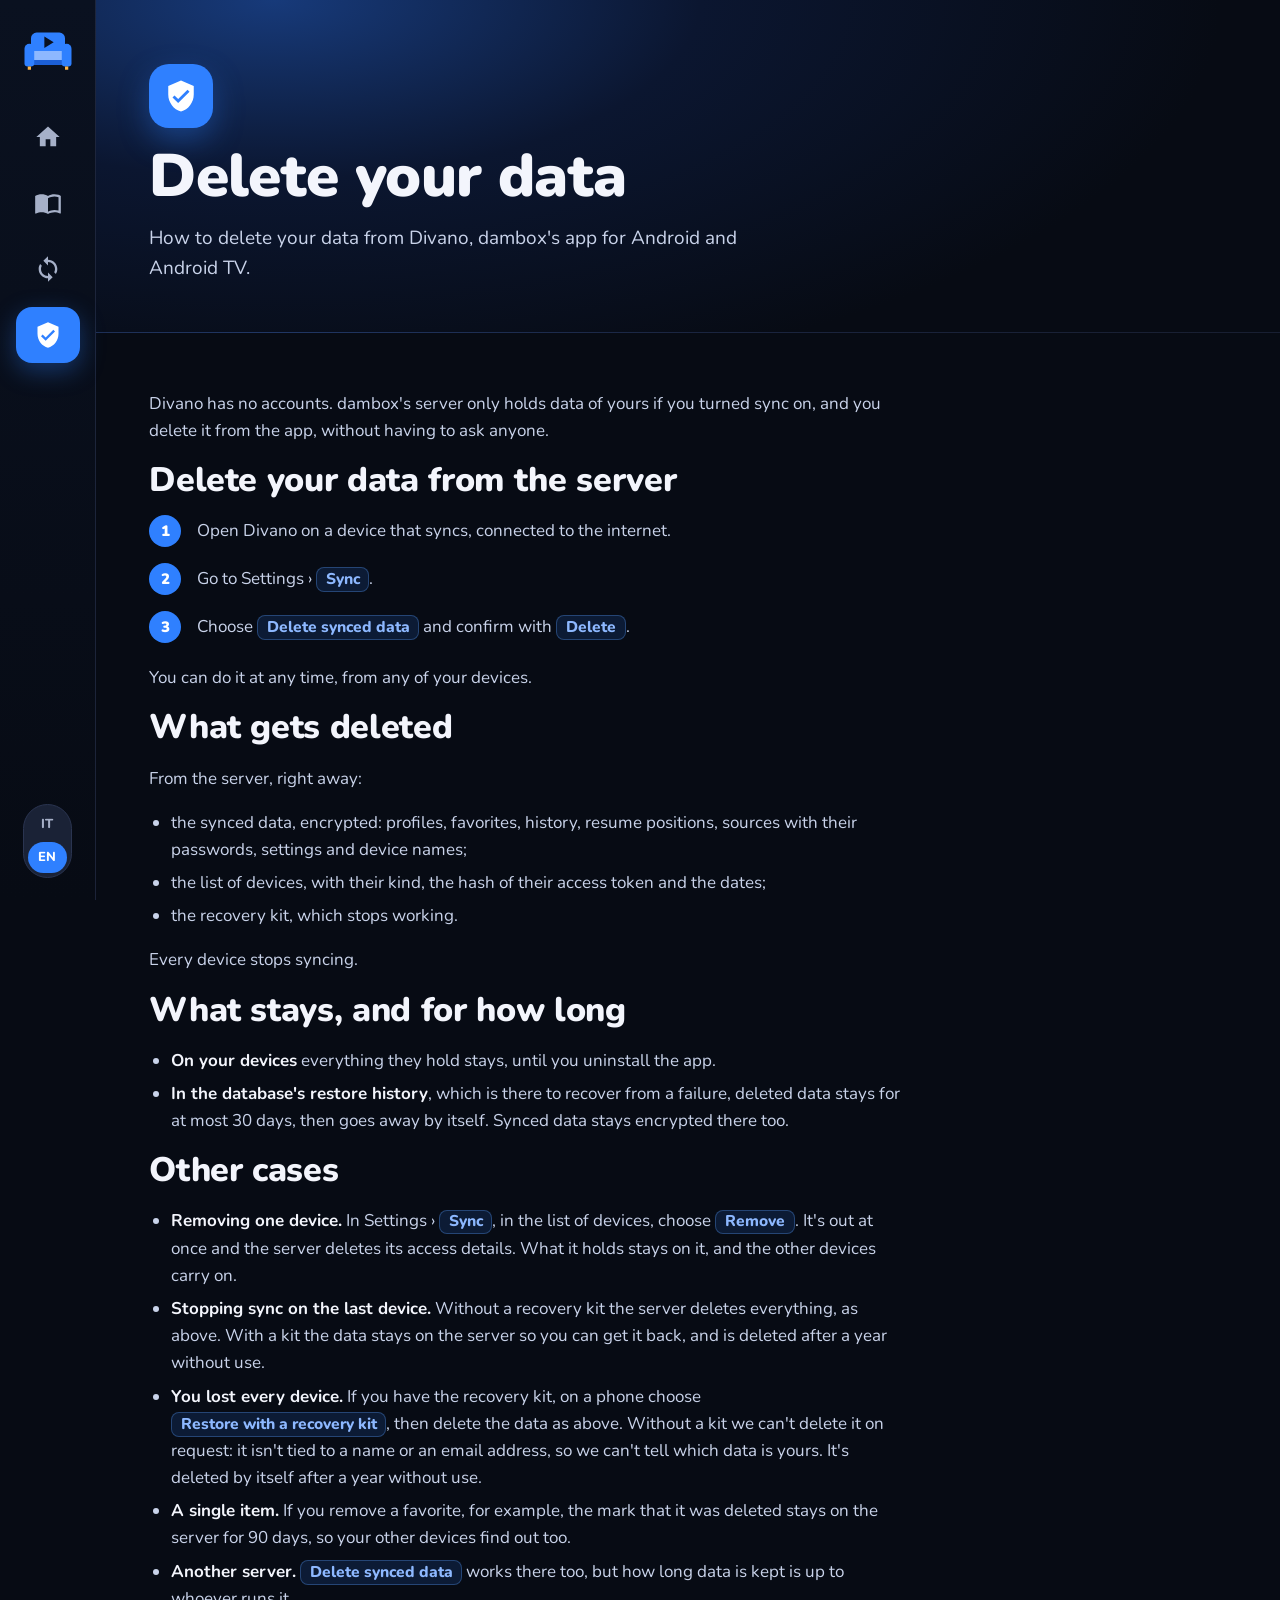
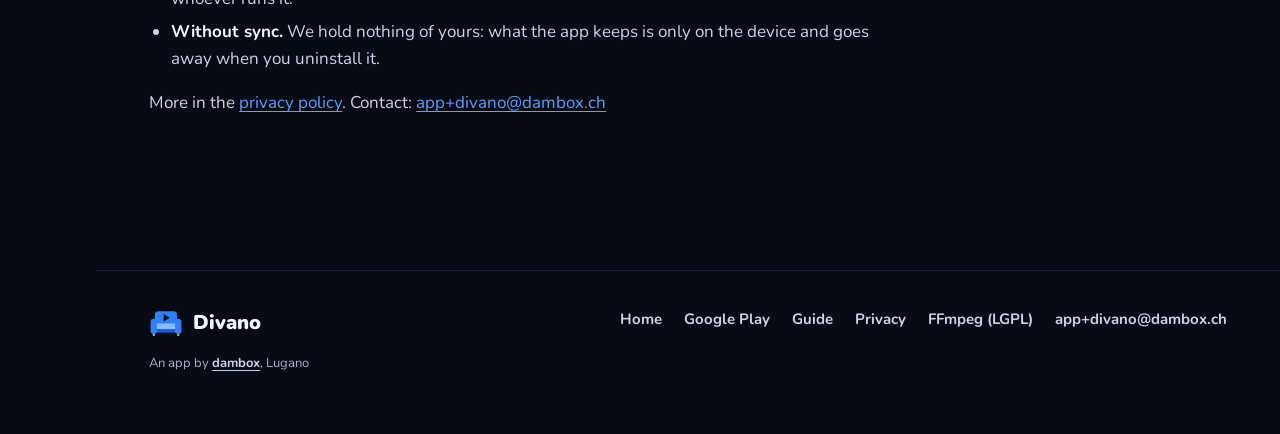
<file: privacy/delete/index.html>
<!doctype html>
<html lang="it" data-title-it="Eliminare i tuoi dati – Divano" data-title-en="Delete your data – Divano" data-description-it="Come eliminare i dati di Divano dal server di sincronizzazione: i passaggi nell'app, cosa viene eliminato e cosa resta." data-description-en="How to delete your Divano data from the sync server: the steps in the app, what gets deleted and what stays.">
<head>
<meta charset="utf-8">
<meta name="viewport" content="width=device-width, initial-scale=1, viewport-fit=cover">
<title>Eliminare i tuoi dati – Divano</title>
<meta name="description" content="Come eliminare i dati di Divano dal server di sincronizzazione: i passaggi nell'app, cosa viene eliminato e cosa resta.">
<meta name="theme-color" content="#070B14">
<link rel="alternate" hreflang="it" href="https://divano.dambox.ch/privacy/delete/?lang=it">
<link rel="alternate" hreflang="en" href="https://divano.dambox.ch/privacy/delete/?lang=en">
<link rel="alternate" hreflang="x-default" href="https://divano.dambox.ch/privacy/delete/">
<meta property="og:type" content="website">
<meta property="og:site_name" content="Divano">
<meta property="og:url" content="https://divano.dambox.ch/privacy/delete/">
<meta property="og:title" content="Eliminare i tuoi dati – Divano">
<meta property="og:description" content="Come eliminare i dati di Divano dal server di sincronizzazione: i passaggi nell'app, cosa viene eliminato e cosa resta.">
<meta property="og:locale" content="it_IT">
<meta property="og:locale:alternate" content="en_US">
<meta property="og:image" content="https://divano.dambox.ch/assets/og.jpg">
<meta property="og:image:width" content="1024">
<meta property="og:image:height" content="500">
<meta property="og:image:alt" content="Divano">
<meta name="twitter:card" content="summary_large_image">
<link rel="icon" href="../../assets/favicon-32.png" sizes="32x32">
<link rel="apple-touch-icon" href="../../assets/icon-180.png">
<link rel="preload" href="../../assets/nunito.ttf" as="font" type="font/ttf" crossorigin>
<link rel="stylesheet" href="../../assets/site.css?v=fe857396">
<script>!function(){var d=document.documentElement,q=new URLSearchParams(location.search).get("lang"),l=q;if(l!=="it"&&l!=="en"){try{l=localStorage.getItem("divano-lang")}catch(e){}}if(l!=="it"&&l!=="en")l=/^it\b/i.test(navigator.language||"")?"it":"en";d.dataset.lang=l;d.lang=l;var c=document.createElement("link"),a;c.rel="canonical";a=document.querySelector('link[hreflang="'+(q==="it"||q==="en"?q:"x-default")+'"]');if(a){c.href=a.href;document.head.appendChild(c)}}()</script>
<script src="../../assets/site.js?v=cee8cc9e" defer></script>
</head>
<body>

<aside class="rail">
  <a class="brand" href="../../" aria-label="Divano"><svg aria-hidden="true"><use href="../../assets/icons.svg#sofa"/></svg></a>
  <nav aria-label="Menu">
    <a class="tab" href="../../"><svg class="icon" aria-hidden="true"><use href="../../assets/icons.svg#home"/></svg><span class="tip">Home</span></a>
    <a class="tab" href="../../guide/"><svg class="icon" aria-hidden="true"><use href="../../assets/icons.svg#book"/></svg><span class="tip"><span class="it">Guida</span><span class="en">Guide</span></span></a>
    <a class="tab" href="../../sync/"><svg class="icon" aria-hidden="true"><use href="../../assets/icons.svg#sync"/></svg><span class="tip"><span class="it">Server di sincronizzazione</span><span class="en">Sync server</span></span></a>
    <a class="tab" href="../" aria-current="page"><svg class="icon" aria-hidden="true"><use href="../../assets/icons.svg#shield"/></svg><span class="tip">Privacy</span></a>
  </nav>
  <div class="spacer"></div>
  <div class="lang" role="group" aria-label="Lingua / Language"><button data-set-lang="it" aria-pressed="true">IT</button><button data-set-lang="en" aria-pressed="false">EN</button></div>
</aside>

<header class="topbar">
  <a class="brand" href="../../"><svg aria-hidden="true"><use href="../../assets/icons.svg#sofa"/></svg>Divano</a>
  <div class="lang" role="group" aria-label="Lingua / Language"><button data-set-lang="it" aria-pressed="true">IT</button><button data-set-lang="en" aria-pressed="false">EN</button></div>
</header>

<main>
  <section class="page-hero">
    <div class="wrap">
      <div class="icon-badge"><svg class="icon" aria-hidden="true"><use href="../../assets/icons.svg#shield"/></svg></div>
      <h1><span class="it">Eliminare i tuoi dati</span><span class="en">Delete your data</span></h1>
      <p><span class="it">Come eliminare i dati di Divano, l'app di dambox per Android e Android TV.</span><span class="en">How to delete your data from Divano, dambox's app for Android and Android TV.</span></p>
    </div>
  </section>
  <div class="wrap"><div class="prose" style="padding-top:40px;padding-bottom:72px">
<section class="it" lang="it">
<p>Divano non ha account. Sul server di dambox ci sono dati tuoi solo se hai attivato la sincronizzazione, e li elimini dall'app, senza dover chiedere a nessuno.</p>
<h2>Eliminare i dati dal server</h2>
<ol class="steps">
  <li>Apri Divano su un dispositivo che sincronizza, collegato a internet.</li>
  <li>Vai in Impostazioni › <span class="ui">Sincronizzazione</span>.</li>
  <li>Scegli <span class="ui">Elimina i dati sincronizzati</span> e conferma con <span class="ui">Elimina</span>.</li>
</ol>
<p>Puoi farlo in qualsiasi momento, da uno qualsiasi dei tuoi dispositivi.</p>
<h2>Cosa viene eliminato</h2>
<p>Dal server, subito:</p>
<ul><li>i dati sincronizzati, cifrati: profili, preferiti, cronologia, posizioni di ripresa, sorgenti con le password, impostazioni e nomi dei dispositivi;</li><li>l'elenco dei dispositivi, con il tipo, l'impronta del codice d'accesso e le date;</li><li>il kit di recupero, che smette di funzionare.</li></ul>
<p>Tutti i dispositivi smettono di sincronizzare.</p>
<h2>Cosa resta, e per quanto</h2>
<ul><li><strong>Sui tuoi dispositivi</strong> resta tutto quello che c'è, finché non disinstalli l'app.</li><li><strong>Nella cronologia di ripristino del database</strong>, che serve a rimediare a un guasto, i dati eliminati restano al massimo 30 giorni, poi spariscono da soli. Quelli sincronizzati restano cifrati anche lì.</li></ul>
<h2>Altri casi</h2>
<ul><li><strong>Togliere un solo dispositivo.</strong> In Impostazioni › <span class="ui">Sincronizzazione</span>, nell'elenco dei dispositivi, scegli <span class="ui">Rimuovi</span>. Esce subito e il server cancella i suoi dati d'accesso. Quello che ha resta su di esso, e gli altri dispositivi continuano.</li><li><strong>Disattivare la sincronizzazione sull'ultimo dispositivo.</strong> Senza un kit di recupero il server elimina tutto, come sopra. Con un kit i dati restano sul server per poterli riprendere, e vengono eliminati dopo un anno senza uso.</li><li><strong>Hai perso tutti i dispositivi.</strong> Se hai il kit di recupero, su un telefono scegli <span class="ui">Ripristina con il kit di recupero</span>, poi elimina i dati come sopra. Senza kit non possiamo eliminarli su richiesta: non sono legati a un nome o a un indirizzo email, quindi non possiamo sapere quali sono i tuoi. Vengono eliminati da soli dopo un anno senza uso.</li><li><strong>Un singolo elemento.</strong> Se per esempio togli un preferito, sul server il segno che è stato cancellato resta per 90 giorni, perché lo sappiano anche gli altri dispositivi.</li><li><strong>Un altro server.</strong> <span class="ui">Elimina i dati sincronizzati</span> funziona anche lì, ma per i tempi di conservazione valgono le regole di chi lo gestisce.</li><li><strong>Senza sincronizzazione.</strong> Non abbiamo niente di tuo: quello che l'app conserva è solo sul dispositivo e si cancella disinstallandola.</li></ul>
<p>Più dettagli nell'<a href="../">informativa sulla privacy</a>. Contatti: <a href="mailto:app+divano@dambox.ch">app+divano@dambox.ch</a></p>
</section>
<section class="en" lang="en">
<p>Divano has no accounts. dambox's server only holds data of yours if you turned sync on, and you delete it from the app, without having to ask anyone.</p>
<h2>Delete your data from the server</h2>
<ol class="steps">
  <li>Open Divano on a device that syncs, connected to the internet.</li>
  <li>Go to Settings › <span class="ui">Sync</span>.</li>
  <li>Choose <span class="ui">Delete synced data</span> and confirm with <span class="ui">Delete</span>.</li>
</ol>
<p>You can do it at any time, from any of your devices.</p>
<h2>What gets deleted</h2>
<p>From the server, right away:</p>
<ul><li>the synced data, encrypted: profiles, favorites, history, resume positions, sources with their passwords, settings and device names;</li><li>the list of devices, with their kind, the hash of their access token and the dates;</li><li>the recovery kit, which stops working.</li></ul>
<p>Every device stops syncing.</p>
<h2>What stays, and for how long</h2>
<ul><li><strong>On your devices</strong> everything they hold stays, until you uninstall the app.</li><li><strong>In the database's restore history</strong>, which is there to recover from a failure, deleted data stays for at most 30 days, then goes away by itself. Synced data stays encrypted there too.</li></ul>
<h2>Other cases</h2>
<ul><li><strong>Removing one device.</strong> In Settings › <span class="ui">Sync</span>, in the list of devices, choose <span class="ui">Remove</span>. It's out at once and the server deletes its access details. What it holds stays on it, and the other devices carry on.</li><li><strong>Stopping sync on the last device.</strong> Without a recovery kit the server deletes everything, as above. With a kit the data stays on the server so you can get it back, and is deleted after a year without use.</li><li><strong>You lost every device.</strong> If you have the recovery kit, on a phone choose <span class="ui">Restore with a recovery kit</span>, then delete the data as above. Without a kit we can't delete it on request: it isn't tied to a name or an email address, so we can't tell which data is yours. It's deleted by itself after a year without use.</li><li><strong>A single item.</strong> If you remove a favorite, for example, the mark that it was deleted stays on the server for 90 days, so your other devices find out too.</li><li><strong>Another server.</strong> <span class="ui">Delete synced data</span> works there too, but how long data is kept is up to whoever runs it.</li><li><strong>Without sync.</strong> We hold nothing of yours: what the app keeps is only on the device and goes away when you uninstall it.</li></ul>
<p>More in the <a href="../">privacy policy</a>. Contact: <a href="mailto:app+divano@dambox.ch">app+divano@dambox.ch</a></p>
</section>
  </div></div>

  <footer class="site">
    <div class="wrap">
      <div class="cols">
        <div class="brandline"><svg aria-hidden="true"><use href="../../assets/icons.svg#sofa"/></svg>Divano</div>
        <nav aria-label="Footer">
          <a href="../../">Home</a>
          <a href="https://play.google.com/store/apps/details?id=ch.dambox.divano">Google Play</a>
          <a href="../../guide/"><span class="it">Guida</span><span class="en">Guide</span></a>
          <a href="../">Privacy</a>
          <a href="../../ffmpeg/">FFmpeg (LGPL)</a>
          <a href="mailto:app+divano@dambox.ch">app+divano@dambox.ch</a>
        </nav>
      </div>
      <p class="by"><span class="it">Un'app di</span><span class="en">An app by</span> <a href="https://dambox.ch/">dambox</a>, Lugano</p>
    </div>
  </footer>
</main>

<nav class="tabbar" aria-label="Menu">
  <a href="../../"><span class="pill"><svg class="icon" aria-hidden="true"><use href="../../assets/icons.svg#home"/></svg></span>Home</a>
  <a href="../../guide/"><span class="pill"><svg class="icon" aria-hidden="true"><use href="../../assets/icons.svg#book"/></svg></span><span class="it">Guida</span><span class="en">Guide</span></a>
  <a href="../../sync/"><span class="pill"><svg class="icon" aria-hidden="true"><use href="../../assets/icons.svg#sync"/></svg></span>Sync</a>
  <a href="../" aria-current="page"><span class="pill"><svg class="icon" aria-hidden="true"><use href="../../assets/icons.svg#shield"/></svg></span>Privacy</a>
</nav>
</body>
</html>
</file>
<file: assets/site.css>
/* Divano website: the app's look (dark navy, blue, Nunito), on every page. */

@font-face {
  font-family: Nunito;
  src: url("nunito.ttf") format("truetype");
  font-weight: 200 1000;
  font-display: swap;
}

:root {
  color-scheme: dark;
  --bg: #070B14;
  --bg-2: #0B1630;
  --glow: #173A7A;
  --surface: #111A2E;
  --surface-2: #1A2236;
  --surface-3: #222C44;
  --line: #2A3450;
  --text: #F3F5FC;
  --muted: #A6B0C8;
  --soft: #C9D3EA;
  --primary: #2F80FF;
  --primary-hi: #5AA0FF;
  --primary-lo: #1C5FD6;
  --primary-pale: #8DB8FF;
  --accent: #FFB547;
  --ok: #4ED1A1;
  --radius: 18px;
  --rail: 96px;
  --gutter: clamp(16px, 4vw, 56px);
  --max: 1180px;
}

* { box-sizing: border-box; }
html { -webkit-text-size-adjust: 100%; scroll-behavior: smooth; scroll-padding-top: 88px; }
body {
  margin: 0;
  font-family: Nunito, system-ui, -apple-system, "Segoe UI", sans-serif;
  font-size: 17px;
  line-height: 1.6;
  color: var(--text);
  background: var(--bg);
  overflow-x: hidden;
}
@media (prefers-reduced-motion: reduce) { html { scroll-behavior: auto; } * { transition: none !important; } }

img { max-width: 100%; height: auto; display: block; }
a { color: var(--primary-hi); text-decoration-thickness: 1px; text-underline-offset: 3px; }
a:hover { color: var(--primary-pale); }
:focus-visible { outline: 3px solid var(--text); outline-offset: 3px; border-radius: 10px; }
code, pre, kbd { font-family: ui-monospace, "SF Mono", Menlo, Consolas, monospace; font-size: .86em; }
code { background: var(--surface-2); border: 1px solid var(--line); padding: .08em .4em; border-radius: 6px; word-break: break-word; }
pre { background: #0A1222; border: 1px solid var(--line); border-radius: 14px; padding: 16px 18px; overflow-x: auto; line-height: 1.5; }
pre code { background: none; border: 0; padding: 0; font-size: .9em; }
h1, h2, h3, h4 { line-height: 1.15; letter-spacing: -.01em; text-wrap: balance; }
h1 { font-weight: 900; }
h2 { font-weight: 850; font-size: clamp(26px, 3.2vw, 34px); margin: 0 0 .5em; }
h3 { font-weight: 800; font-size: 21px; margin: 1.6em 0 .4em; }
p, li { text-wrap: pretty; }
.muted { color: var(--muted); }
.icon { width: 24px; height: 24px; fill: currentColor; flex: none; }

/* Language switch: both versions are in the page, the root says which one shows. */
[data-lang="it"] .en, [data-lang="en"] .it { display: none !important; }

/* ---------- App shell ---------- */

.rail {
  position: fixed; inset: 0 auto 0 0; width: var(--rail); z-index: 20;
  display: flex; flex-direction: column; align-items: center; gap: 10px;
  padding: 26px 0 22px;
  background: linear-gradient(180deg, #0A1120, #070B14);
  border-right: 1px solid rgba(42, 52, 80, .6);
}
.rail .brand { margin-bottom: 18px; }
.rail .brand svg { width: 52px; height: 47px; }
.rail nav { display: flex; flex-direction: column; gap: 10px; }
.rail a.tab {
  position: relative; width: 64px; height: 56px; border-radius: 16px;
  display: grid; place-items: center; color: var(--muted);
  transition: background .15s, color .15s, transform .15s;
}
.rail a.tab .icon { width: 28px; height: 28px; }
.rail a.tab:hover { background: var(--surface-2); color: var(--text); }
.rail a.tab[aria-current="page"] { background: var(--primary); color: #fff; box-shadow: 0 8px 24px rgba(47, 128, 255, .35); }
.rail a.tab .tip {
  position: absolute; left: 76px; white-space: nowrap; pointer-events: none;
  background: var(--surface-3); color: var(--text); font-weight: 700; font-size: 14px;
  padding: 6px 12px; border-radius: 10px; opacity: 0; transform: translateX(-4px);
  transition: opacity .15s, transform .15s; box-shadow: 0 8px 24px rgba(0, 0, 0, .4);
}
.rail a.tab:hover .tip, .rail a.tab:focus-visible .tip { opacity: 1; transform: none; }
.rail .spacer { flex: 1; }

.lang {
  display: inline-flex; padding: 4px; gap: 2px; border-radius: 999px;
  background: var(--surface-2); border: 1px solid var(--line);
}
.lang button {
  font: inherit; font-size: 13px; font-weight: 800; letter-spacing: .04em;
  border: 0; border-radius: 999px; padding: 5px 10px; cursor: pointer;
  background: transparent; color: var(--muted);
}
.rail .lang { flex-direction: column; }
.lang button[aria-pressed="true"] { background: var(--primary); color: #fff; }

.topbar { display: none; }
.tabbar { display: none; }

main { margin-left: var(--rail); min-height: 100vh; }
.wrap { max-width: var(--max); margin: 0 auto; padding: 0 var(--gutter); }

@media (max-width: 899px) {
  :root { --rail: 0px; }
  .rail { display: none; }
  .topbar {
    display: flex; align-items: center; justify-content: space-between; gap: 12px;
    position: sticky; top: 0; z-index: 20; height: 60px; padding: 0 16px;
    background: rgba(7, 11, 20, .82); backdrop-filter: blur(14px); -webkit-backdrop-filter: blur(14px);
    border-bottom: 1px solid rgba(42, 52, 80, .6);
  }
  .topbar .brand { display: flex; align-items: center; gap: 10px; color: var(--text); text-decoration: none; font-weight: 900; font-size: 22px; }
  .topbar .brand svg { width: 36px; height: 33px; }
  .tabbar {
    display: grid; grid-template-columns: repeat(4, 1fr);
    position: fixed; inset: auto 0 0 0; z-index: 20;
    padding: 6px 8px calc(6px + env(safe-area-inset-bottom));
    background: rgba(11, 17, 32, .92); backdrop-filter: blur(14px); -webkit-backdrop-filter: blur(14px);
    border-top: 1px solid rgba(42, 52, 80, .6);
  }
  .tabbar a {
    display: flex; flex-direction: column; align-items: center; gap: 2px;
    color: var(--muted); text-decoration: none; font-size: 12px; font-weight: 700; padding: 4px 0;
  }
  .tabbar a .pill { width: 56px; height: 30px; border-radius: 999px; display: grid; place-items: center; transition: background .15s; }
  .tabbar a[aria-current="page"] { color: var(--text); }
  .tabbar a[aria-current="page"] .pill { background: rgba(47, 128, 255, .28); color: var(--primary-pale); }
  main { padding-bottom: calc(76px + env(safe-area-inset-bottom)); }
  html { scroll-padding-top: 72px; }
}

/* ---------- Buttons, chips ---------- */

.btn {
  display: inline-flex; align-items: center; gap: 10px;
  font: inherit; font-weight: 800; font-size: 17px; line-height: 1;
  padding: 15px 24px; border-radius: 999px; border: 0; cursor: pointer;
  text-decoration: none; color: #fff;
  background: linear-gradient(90deg, var(--primary), var(--primary-hi));
  box-shadow: 0 10px 30px rgba(47, 128, 255, .3);
  transition: transform .15s, box-shadow .15s;
}
.btn:hover { color: #fff; transform: translateY(-1px); box-shadow: 0 0 0 4px var(--text), 0 12px 34px rgba(47, 128, 255, .4); }
.btn .icon { width: 22px; height: 22px; }
.btn.ghost { background: rgba(255, 255, 255, .08); box-shadow: inset 0 0 0 1.5px rgba(255, 255, 255, .18); backdrop-filter: blur(8px); }
.btn.ghost:hover { background: rgba(255, 255, 255, .14); box-shadow: 0 0 0 3px var(--text); }
.btn.small { font-size: 15px; padding: 10px 16px; }

/* An app control named in the text: "tap [Add playlist]". */
.ui {
  display: inline-block; font-weight: 800; font-size: .92em; line-height: 1.35;
  padding: .05em .55em; border-radius: 8px; white-space: nowrap;
  color: var(--primary-pale); background: rgba(47, 128, 255, .14); border: 1px solid rgba(90, 160, 255, .32);
}
.badge {
  display: inline-flex; align-items: center; gap: 6px;
  font-size: 12px; font-weight: 800; letter-spacing: .06em; text-transform: uppercase;
  padding: 4px 10px; border-radius: 999px; background: var(--surface-3); color: var(--soft);
}
.badge.tv { background: rgba(255, 181, 71, .14); color: var(--accent); }
.badge.phone { background: rgba(78, 209, 161, .14); color: var(--ok); }
.badge .icon { width: 14px; height: 14px; }

/* ---------- Hero ---------- */

.hero { position: relative; isolation: isolate; overflow: hidden; min-height: min(78vh, 720px); display: flex; align-items: flex-end; }
.hero .backdrop { position: absolute; inset: 0; z-index: -2; background-size: cover; background-position: center 30%; transform: scale(1.04); }
.hero::before {
  content: ""; position: absolute; inset: 0; z-index: -1;
  background:
    linear-gradient(90deg, rgba(7, 11, 20, .96) 0%, rgba(7, 11, 20, .78) 38%, rgba(7, 11, 20, .25) 75%),
    linear-gradient(0deg, var(--bg) 0%, rgba(7, 11, 20, 0) 45%);
}
.hero .wrap { width: 100%; padding-top: 72px; padding-bottom: 64px; }
.logo { display: flex; align-items: center; gap: 18px; margin: 0; font-size: clamp(52px, 8vw, 92px); font-weight: 900; letter-spacing: -.02em; line-height: 1; }
.logo svg { width: 1.3em; height: 1.18em; }
.tagline { font-size: clamp(19px, 2.2vw, 26px); color: var(--soft); font-weight: 600; margin: 18px 0 8px; max-width: 34ch; }
.lead { color: var(--muted); max-width: 52ch; margin: 0 0 30px; }
.actions { display: flex; flex-wrap: wrap; gap: 14px; }

.page-hero {
  position: relative; isolation: isolate; overflow: hidden;
  background: radial-gradient(ellipse 80% 120% at 15% 0%, var(--glow) 0%, var(--bg-2) 45%, var(--bg) 100%);
  border-bottom: 1px solid rgba(42, 52, 80, .5);
}
.page-hero .wrap { padding-top: 64px; padding-bottom: 48px; }
.page-hero h1 { font-size: clamp(36px, 5.4vw, 60px); margin: 14px 0 12px; }
.page-hero p { color: var(--soft); max-width: 62ch; margin: 0; font-size: 19px; }
.page-hero .icon-badge { width: 64px; height: 64px; border-radius: 20px; display: grid; place-items: center; background: var(--primary); box-shadow: 0 12px 30px rgba(47, 128, 255, .35); }
.page-hero .icon-badge .icon { width: 34px; height: 34px; color: #fff; }

/* ---------- Sections and rows ---------- */

section.block { padding: 56px 0; }
section.block + section.block { padding-top: 8px; }
.row-title { display: flex; flex-wrap: wrap; align-items: center; justify-content: space-between; gap: 16px; margin-bottom: 18px; }
.row-title h2 { margin: 0; }

.shelf {
  display: flex; gap: 20px; overflow-x: auto; scroll-snap-type: x mandatory; scroll-padding-inline: var(--gutter);
  padding: 6px var(--gutter) 22px; margin: 0 calc(-1 * var(--gutter));
  scrollbar-width: thin; scrollbar-color: var(--line) transparent;
}
.shelf::-webkit-scrollbar { height: 8px; }
.shelf::-webkit-scrollbar-thumb { background: var(--line); border-radius: 8px; }
.shot {
  flex: none; scroll-snap-align: start; margin: 0;
  background: var(--surface-2); border-radius: var(--radius); overflow: hidden;
  box-shadow: 0 18px 40px rgba(0, 0, 0, .35); transition: transform .2s, box-shadow .2s;
}
.shot { display: flex; flex-direction: column; }
.shot[hidden] { display: none; }
/* A landscape screenshot among the phone ones: as tall as they are, the picture at the bottom
   and a blurred copy of it fading in above. */
.shot.land .frame { flex: 1; position: relative; display: flex; align-items: flex-end; overflow: hidden; background: #0A1222; }
.shot.land .frame img { position: relative; }
.shot.land .frame img.ghost {
  position: absolute; inset: 0; width: 100%; height: 100%; object-fit: cover; aspect-ratio: auto;
  filter: blur(28px) saturate(1.15); opacity: .55; transform: scale(1.25);
  -webkit-mask-image: linear-gradient(to bottom, transparent 0%, #000 85%); mask-image: linear-gradient(to bottom, transparent 0%, #000 85%);
}
.shot:hover { transform: translateY(-4px); box-shadow: 0 0 0 3px var(--text), 0 22px 44px rgba(0, 0, 0, .45); }
.shot img { width: 100%; height: auto; background: #0A1222; }
.shot.tv { width: min(560px, 82vw); }
.shot.tv img { aspect-ratio: 16 / 9; }
.shot.phone { width: min(230px, 46vw); }
.shot.phone img { aspect-ratio: 9 / 16; }
.shot figcaption { padding: 12px 16px 14px; font-weight: 800; }
.shot figcaption small { display: block; color: var(--muted); font-weight: 600; font-size: 14px; }

.segmented { display: inline-flex; background: var(--surface-2); border: 1px solid var(--line); border-radius: 999px; padding: 4px; gap: 2px; }
.segmented button { font: inherit; font-weight: 800; font-size: 14px; border: 0; background: none; color: var(--muted); padding: 7px 14px; border-radius: 999px; cursor: pointer; display: inline-flex; gap: 6px; align-items: center; }
.segmented button .icon { width: 18px; height: 18px; }
.segmented button[aria-pressed="true"] { background: var(--surface-3); color: var(--text); }

.grid { display: grid; gap: 18px; grid-template-columns: repeat(auto-fill, minmax(260px, 1fr)); }
.card {
  background: linear-gradient(180deg, var(--surface-2), var(--surface));
  border: 1px solid rgba(42, 52, 80, .8); border-radius: var(--radius); padding: 22px;
}
.card h3 { margin: 14px 0 8px; font-size: 20px; }
.card p, .card ul { margin: 0; color: var(--muted); }
.card ul { padding-left: 1.1em; }
.card li + li { margin-top: 4px; }
.card .glyph { width: 48px; height: 48px; border-radius: 14px; display: grid; place-items: center; background: rgba(47, 128, 255, .16); color: var(--primary-pale); }
.card .glyph.warm { background: rgba(255, 181, 71, .14); color: var(--accent); }
.card .glyph.green { background: rgba(78, 209, 161, .14); color: var(--ok); }
a.card { display: block; text-decoration: none; color: inherit; transition: transform .15s, box-shadow .15s; }
a.card:hover { transform: translateY(-3px); box-shadow: 0 0 0 3px var(--text); color: inherit; }

.feature {
  position: relative; isolation: isolate; overflow: hidden; border-radius: 24px;
  display: grid; grid-template-columns: minmax(0, 1.1fr) minmax(0, 1fr); gap: 0; align-items: stretch;
  background: var(--surface-2); border: 1px solid rgba(42, 52, 80, .8);
}
.feature .text { padding: clamp(24px, 4vw, 44px); }
.feature .art { background-size: cover; background-position: center; min-height: 260px; position: relative; }
.feature .art::after { content: ""; position: absolute; inset: 0; background: linear-gradient(90deg, var(--surface-2), rgba(26, 34, 54, 0) 40%); }
@media (max-width: 760px) {
  .feature { grid-template-columns: minmax(0, 1fr); }
  .feature .art { min-height: 180px; order: -1; }
  .feature .art::after { background: linear-gradient(0deg, var(--surface-2), rgba(26, 34, 54, 0) 60%); }
}

.copy-field {
  display: flex; align-items: center; gap: 8px; margin: 18px 0;
  background: #0A1222; border: 1px solid var(--line); border-radius: 14px; padding: 6px 6px 6px 16px;
}
.copy-field code { flex: 1; min-width: 0; background: none; border: 0; padding: 0; font-size: 14px; overflow: hidden; text-overflow: ellipsis; white-space: nowrap; color: var(--soft); }
.copy-field button {
  font: inherit; font-weight: 800; font-size: 14px; display: inline-flex; gap: 6px; align-items: center;
  border: 0; border-radius: 10px; padding: 9px 12px; cursor: pointer; background: var(--surface-3); color: var(--text);
}
.copy-field button:hover { background: var(--primary); }
.copy-field button .icon { width: 18px; height: 18px; }

table { width: 100%; border-collapse: collapse; font-size: 15px; }
.table { overflow-x: auto; border: 1px solid var(--line); border-radius: 14px; background: var(--surface); }
th, td { text-align: left; padding: 10px 14px; border-bottom: 1px solid var(--line); vertical-align: top; }
tr:last-child td { border-bottom: 0; }
th { color: var(--muted); font-size: 13px; text-transform: uppercase; letter-spacing: .06em; font-weight: 800; background: var(--surface-2); }

.note {
  display: flex; gap: 12px; align-items: flex-start;
  background: rgba(47, 128, 255, .09); border: 1px solid rgba(90, 160, 255, .28);
  border-radius: 14px; padding: 14px 16px; margin: 18px 0; color: var(--soft);
}
.note .icon { color: var(--primary-hi); margin-top: 2px; }
.note.warm { background: rgba(255, 181, 71, .08); border-color: rgba(255, 181, 71, .3); }
.note.warm .icon { color: var(--accent); }
.note p { margin: 0; }

/* ---------- Documents (guide, privacy, sync) ---------- */

.doc { display: grid; grid-template-columns: 250px minmax(0, 1fr); gap: 48px; padding-top: 40px; padding-bottom: 72px; }
.toc { position: sticky; top: 24px; align-self: start; max-height: calc(100vh - 48px); overflow-y: auto; padding-right: 6px; }
.toc p { font-size: 13px; text-transform: uppercase; letter-spacing: .08em; font-weight: 800; color: var(--muted); margin: 0 0 10px; }
.toc ol { list-style: none; margin: 0; padding: 0; counter-reset: toc; }
.toc li a {
  display: flex; gap: 10px; align-items: center; padding: 8px 12px; border-radius: 12px;
  color: var(--muted); text-decoration: none; font-weight: 700; font-size: 15px; line-height: 1.3;
}
.toc li a .icon { width: 20px; height: 20px; }
.toc li a:hover { background: var(--surface-2); color: var(--text); }
.toc li a.active { background: rgba(47, 128, 255, .16); color: var(--text); }
.prose { max-width: 760px; }
.prose > section { padding-bottom: 28px; margin-bottom: 36px; border-bottom: 1px solid rgba(42, 52, 80, .6); }
.prose > section:last-child { border-bottom: 0; }
.prose h2 { display: flex; align-items: center; gap: 14px; }
.prose h2 .glyph { width: 44px; height: 44px; border-radius: 14px; display: grid; place-items: center; background: rgba(47, 128, 255, .16); color: var(--primary-pale); flex: none; }
.prose p, .prose li { color: var(--soft); }
.prose strong { color: var(--text); }
.prose ul, .prose ol { padding-left: 1.3em; }
.prose li + li { margin-top: 6px; }
ol.steps { list-style: none; padding: 0; counter-reset: step; }
ol.steps > li { position: relative; padding: 0 0 0 48px; min-height: 34px; margin: 0 0 14px; counter-increment: step; }
ol.steps > li::before {
  content: counter(step); position: absolute; left: 0; top: -2px;
  width: 32px; height: 32px; border-radius: 50%; display: grid; place-items: center;
  font-weight: 900; font-size: 15px; color: #fff; background: var(--primary);
}
.prose figure { margin: 24px 0; }
.prose figure img { border-radius: 16px; box-shadow: 0 18px 40px rgba(0, 0, 0, .35); }
.prose figure.phone img { width: min(380px, 88%); margin: 0 auto; }
.prose figure.phone figcaption { text-align: center; }
.prose .pair { display: grid; grid-template-columns: repeat(2, minmax(0, 1fr)); gap: 16px; margin: 24px 0; }
.prose .pair figure { margin: 0; }
.prose .pair figure.phone img { width: 100%; }
@media (max-width: 599px) { .prose .pair { grid-template-columns: minmax(0, 1fr); } .prose .pair figure.phone img { width: min(380px, 88%); } }
.prose figcaption { color: var(--muted); font-size: 14px; margin-top: 10px; }
.platforms { display: flex; gap: 8px; flex-wrap: wrap; margin: -4px 0 14px; }

@media (max-width: 899px) {
  .doc { grid-template-columns: minmax(0, 1fr); gap: 0; padding-top: 0; }
  .toc { position: sticky; top: 60px; z-index: 5; max-height: none; margin: 0 calc(-1 * var(--gutter)); padding: 10px var(--gutter); background: rgba(7, 11, 20, .9); backdrop-filter: blur(12px); -webkit-backdrop-filter: blur(12px); border-bottom: 1px solid rgba(42, 52, 80, .5); }
  .toc p { display: none; }
  .toc ol { display: flex; gap: 6px; overflow-x: auto; scrollbar-width: none; }
  .toc ol::-webkit-scrollbar { display: none; }
  .toc li a { white-space: nowrap; background: var(--surface-2); border-radius: 999px; padding: 7px 14px; font-size: 14px; }
  .toc li a .icon { display: none; }
  .prose { padding-top: 28px; }
}

/* ---------- Footer ---------- */

footer.site { border-top: 1px solid rgba(42, 52, 80, .6); padding: 36px 0 48px; color: var(--muted); font-size: 15px; }
footer.site .cols { display: flex; flex-wrap: wrap; gap: 24px 48px; justify-content: space-between; align-items: flex-start; }
footer.site .brandline { display: flex; align-items: center; gap: 10px; color: var(--text); font-weight: 900; font-size: 20px; }
footer.site .brandline svg { width: 34px; height: 31px; }
footer.site nav { display: flex; flex-wrap: wrap; gap: 8px 22px; }
footer.site nav a { color: var(--soft); text-decoration: none; font-weight: 700; }
footer.site nav a:hover { color: var(--text); text-decoration: underline; }
footer.site .fine { margin-top: 22px; font-size: 13px; max-width: 80ch; }
footer.site .by { margin-top: 14px; font-size: 13px; }
footer.site .by a { color: var(--soft); font-weight: 700; }

/* ---------- API reference (sync/) ---------- */

.small { font-size: 13px; }
.api-tag { text-transform: capitalize; font-size: 24px; margin: 36px 0 4px; }
.api-tag + p { margin-top: 0; }
details.op { background: var(--surface); border: 1px solid var(--line); border-radius: 14px; margin: 10px 0; overflow: hidden; }
details.op[open] { border-color: rgba(90, 160, 255, .45); }
details.op > summary {
  display: flex; align-items: center; gap: 12px; flex-wrap: wrap; cursor: pointer; list-style: none;
  padding: 12px 16px; font-weight: 700;
}
details.op > summary::-webkit-details-marker { display: none; }
details.op > summary:hover { background: var(--surface-2); }
details.op .path { background: none; border: 0; padding: 0; font-size: 15px; color: var(--text); }
details.op .sum { color: var(--muted); font-weight: 600; font-size: 15px; }
.method { font-size: 12px; font-weight: 900; letter-spacing: .05em; padding: 4px 9px; border-radius: 8px; min-width: 62px; text-align: center; }
.method.get { background: rgba(78, 209, 161, .16); color: var(--ok); }
.method.post { background: rgba(47, 128, 255, .2); color: var(--primary-pale); }
.method.put { background: rgba(255, 181, 71, .16); color: var(--accent); }
.method.delete { background: rgba(255, 107, 122, .16); color: #FF8A96; }
.method.schema { background: var(--surface-3); color: var(--soft); }
.op-body { padding: 4px 18px 16px; border-top: 1px solid var(--line); }
.op-body h4 { margin: 18px 0 8px; font-size: 15px; text-transform: uppercase; letter-spacing: .06em; color: var(--muted); }
.op-body p, .op-body li { color: var(--soft); }
.op-body .table { margin: 8px 0; }
.op-body td p { margin: 0 0 4px; }
.op-body td .table { margin-top: 8px; }
.auth { display: inline-block; font-size: 13px; font-weight: 800; padding: 3px 10px; border-radius: 999px; background: rgba(255, 181, 71, .14); color: var(--accent); }
.auth.none { background: var(--surface-3); color: var(--soft); }
.req { font-size: 11px; font-weight: 800; color: var(--accent); text-transform: uppercase; letter-spacing: .05em; }
ul.responses { list-style: none; padding: 0; }
ul.responses li { margin: 6px 0; }
ul.responses li.inline-schema { margin-left: 52px; }
.status { display: inline-block; min-width: 44px; text-align: center; font-weight: 900; font-size: 13px; padding: 2px 8px; border-radius: 8px; }
.status.ok { background: rgba(78, 209, 161, .16); color: var(--ok); }
.status.err { background: rgba(255, 107, 122, .14); color: #FF8A96; }
a.ref { font-family: ui-monospace, "SF Mono", Menlo, Consolas, monospace; font-size: .9em; }
.checklist { list-style: none; padding: 0 !important; }
.checklist li { position: relative; padding-left: 32px; }
.checklist li::before { content: ""; position: absolute; left: 0; top: 4px; width: 20px; height: 20px; border-radius: 6px; background: rgba(78, 209, 161, .16) url("data:image/svg+xml,%3Csvg xmlns='http://www.w3.org/2000/svg' viewBox='0 0 24 24'%3E%3Cpath fill='%234ED1A1' d='M9 16.17 4.83 12l-1.42 1.41L9 19 21 7l-1.41-1.41z'/%3E%3C/svg%3E") center / 16px no-repeat; }
</file>
